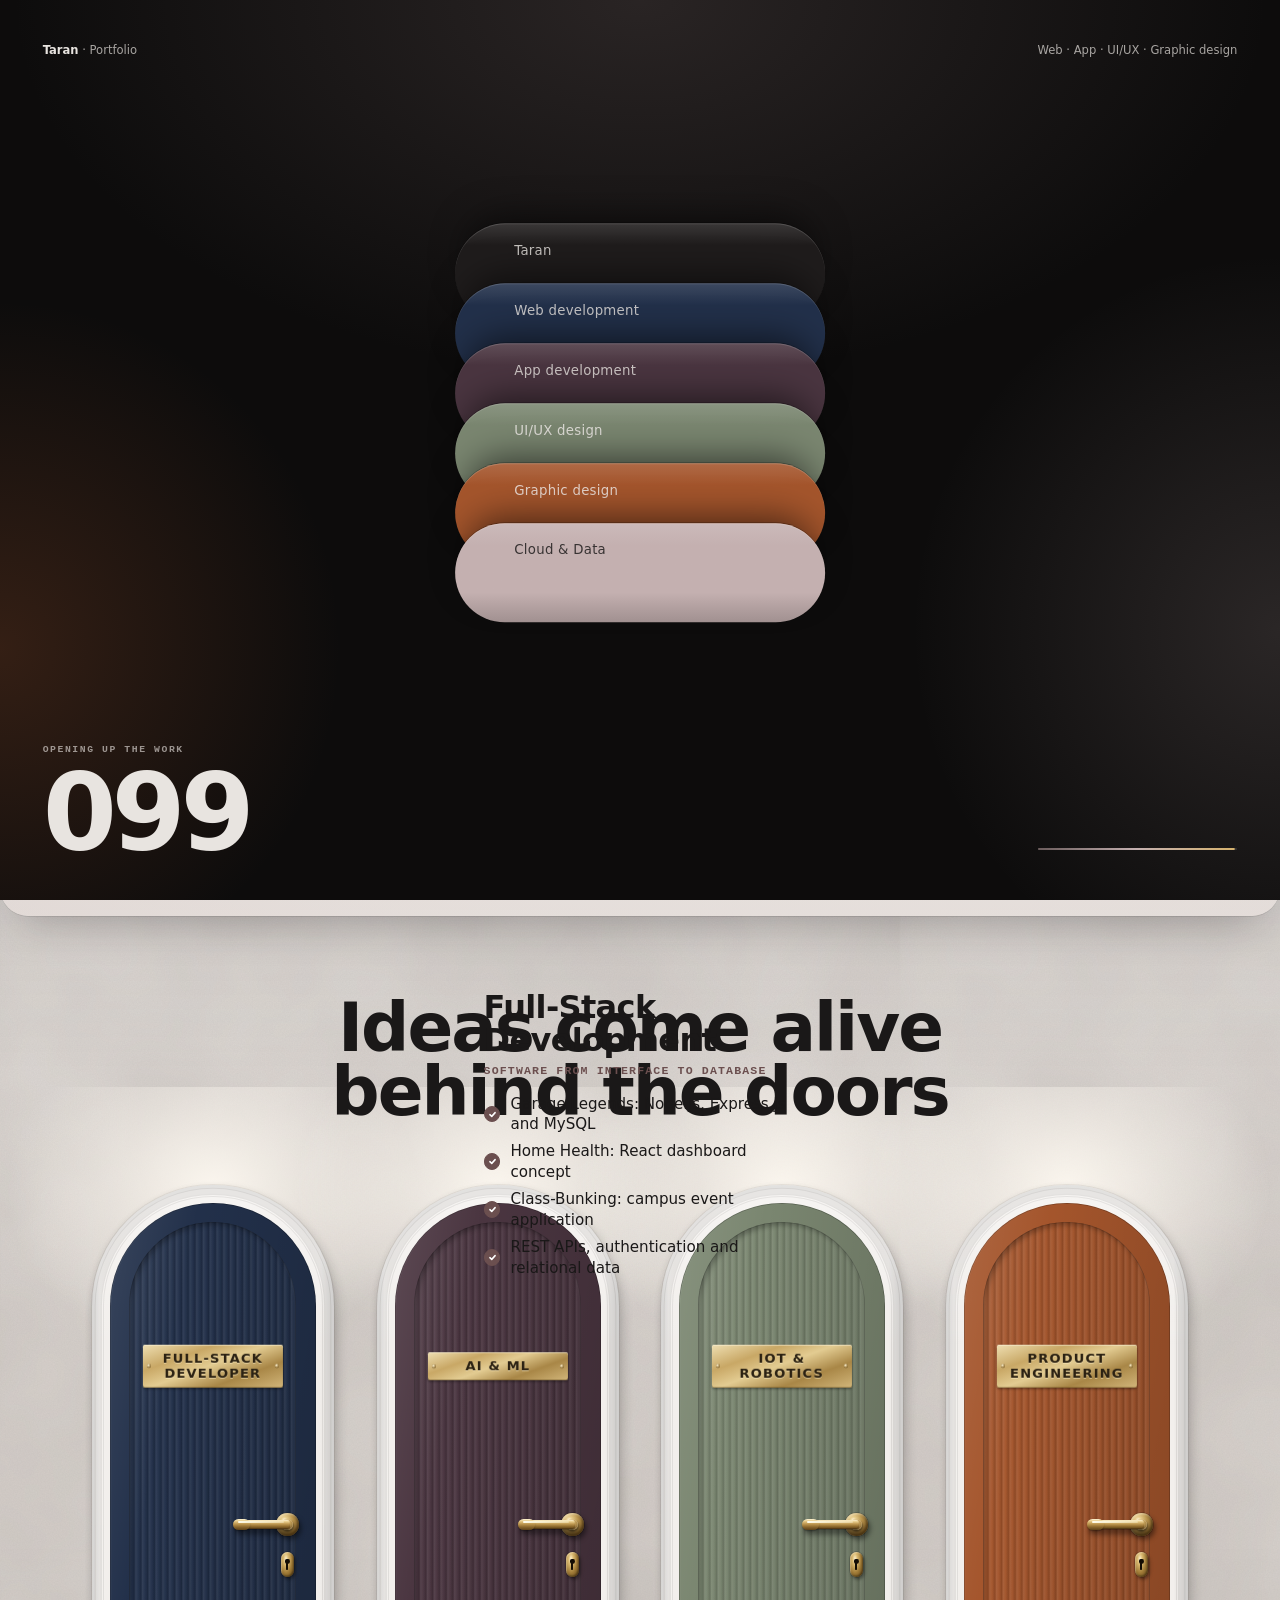
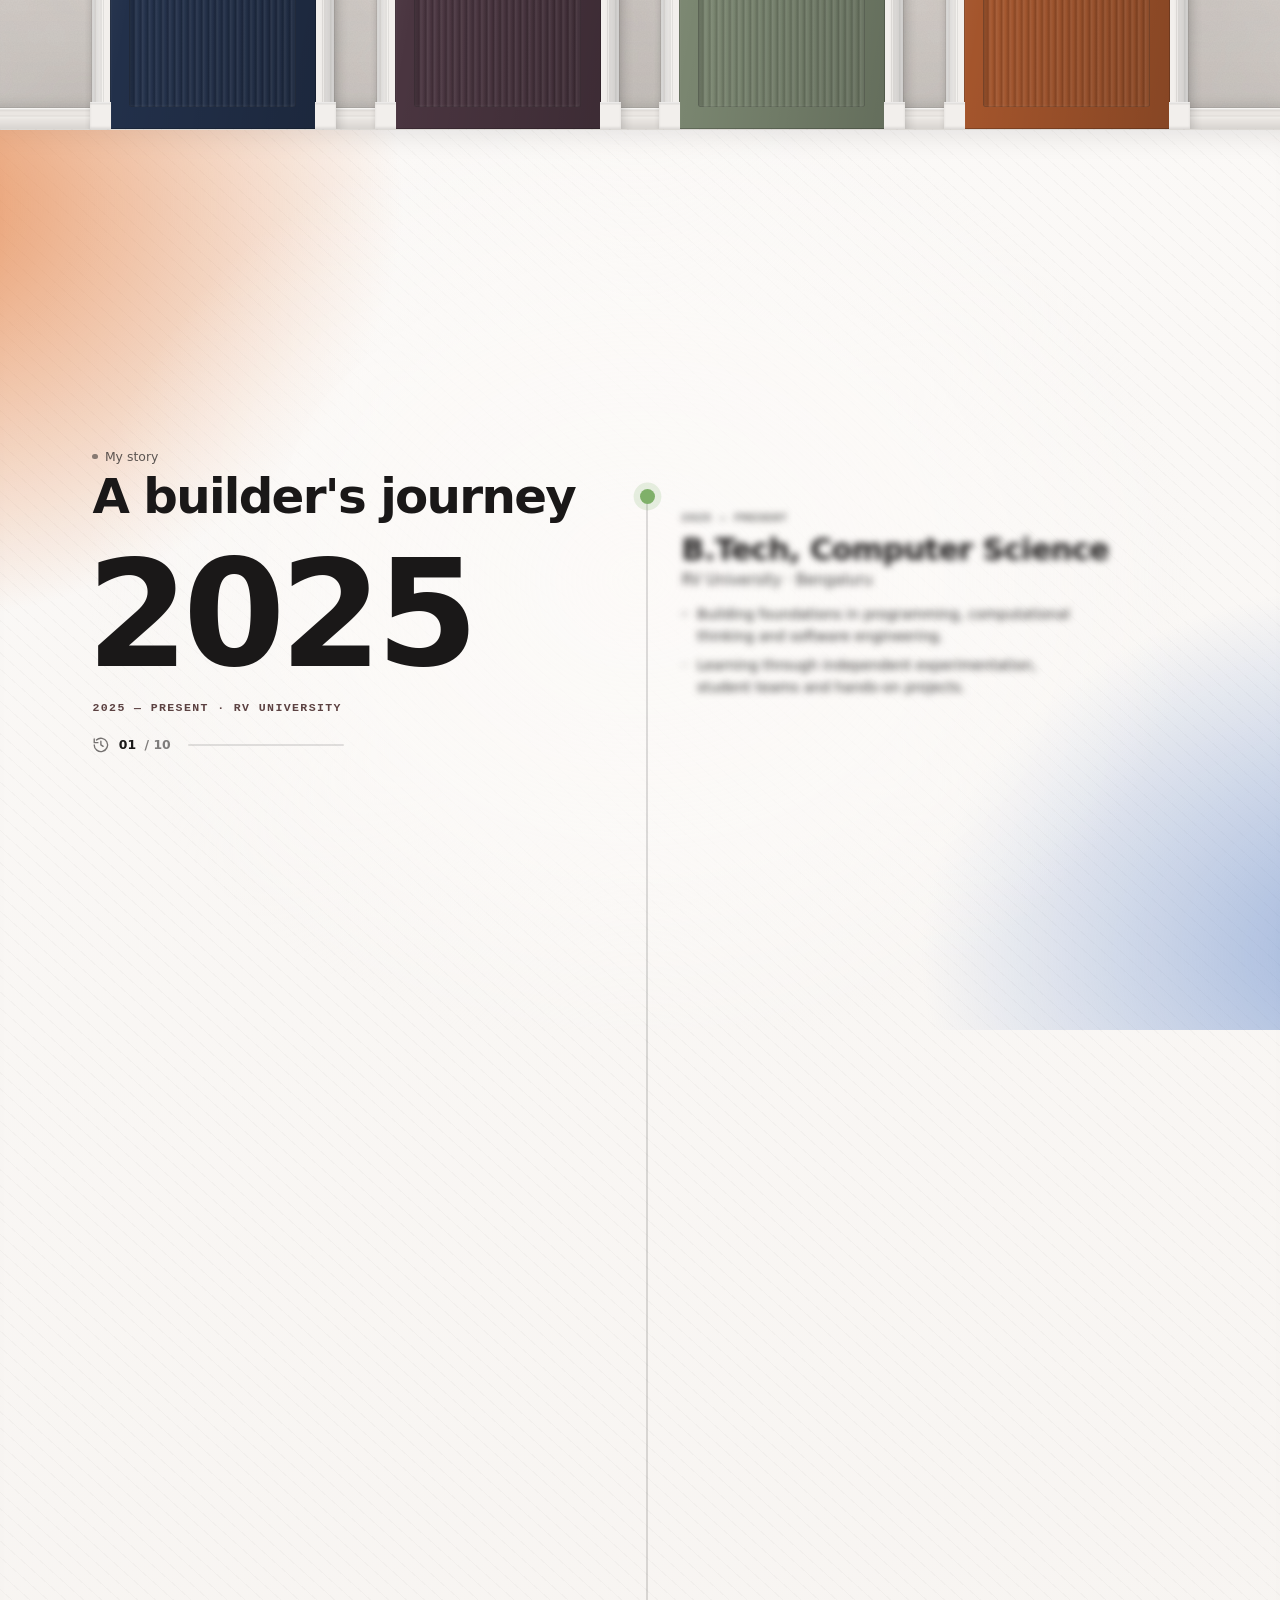
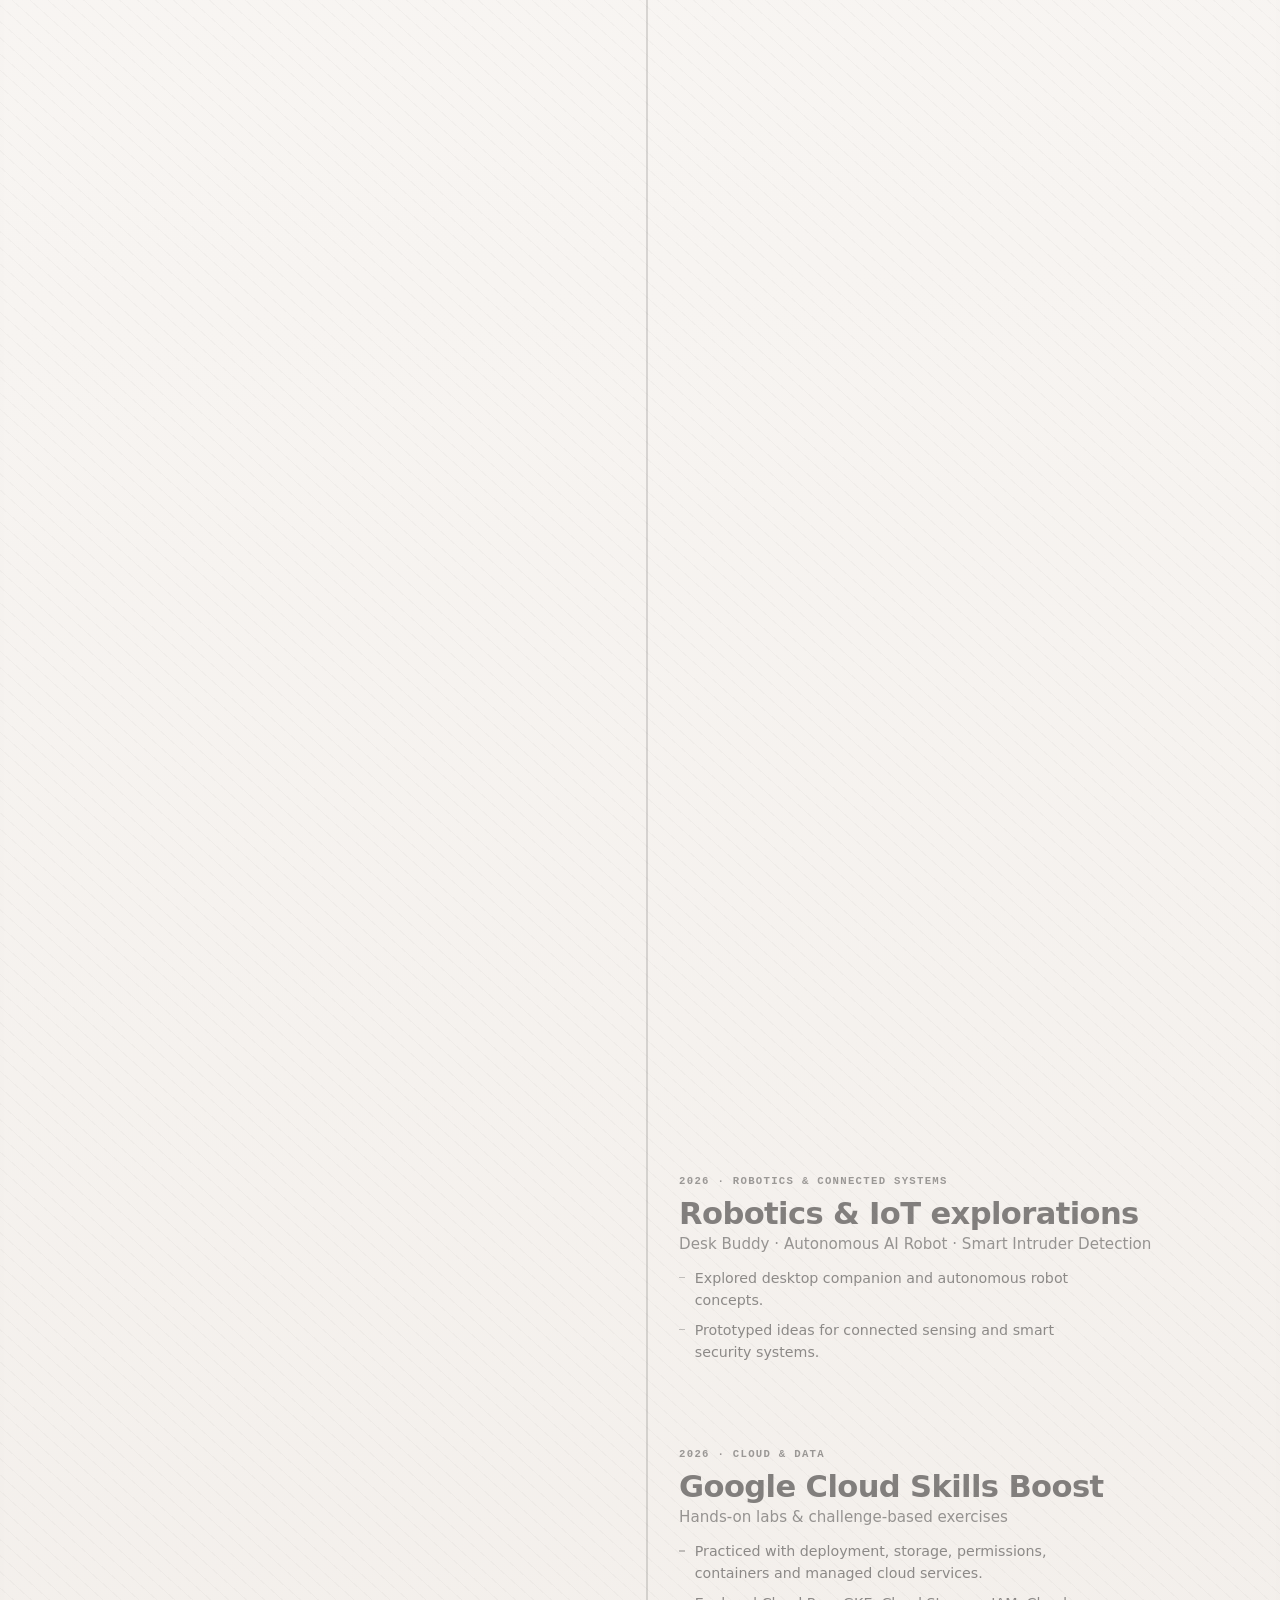
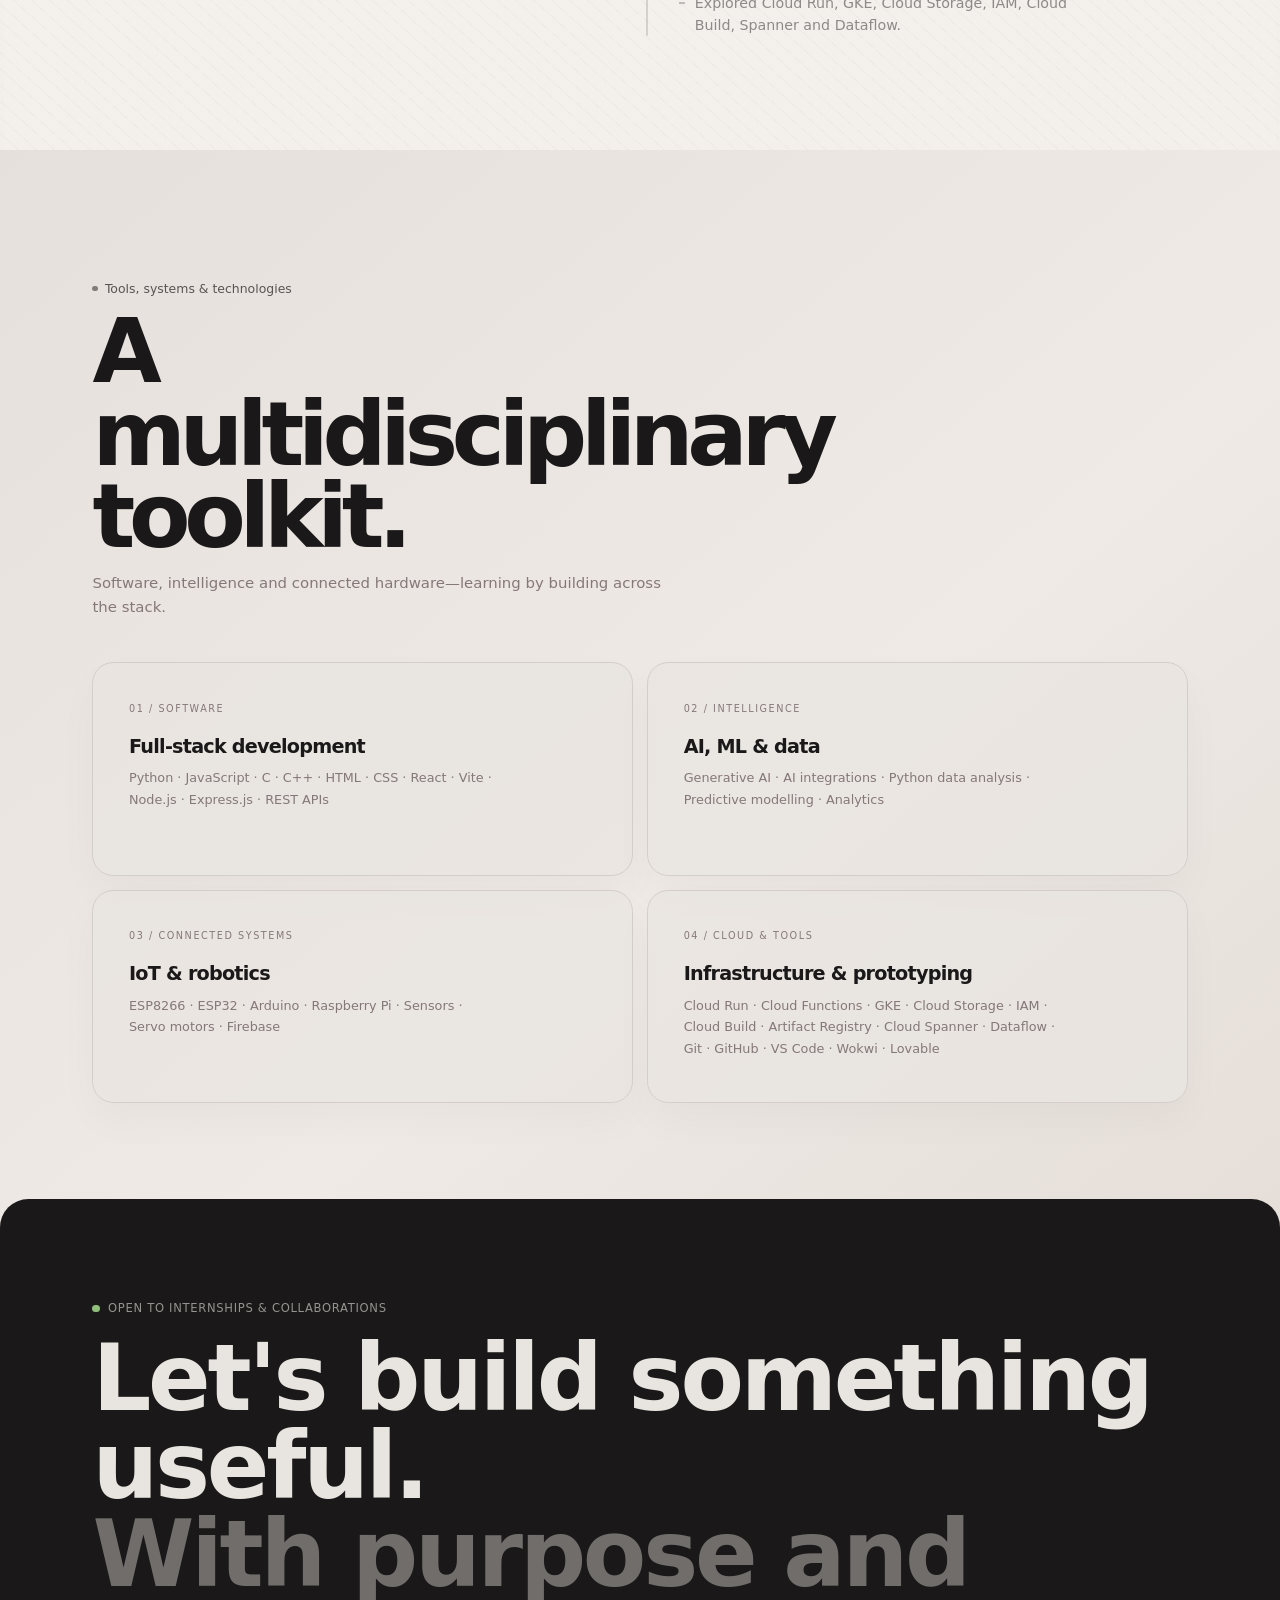
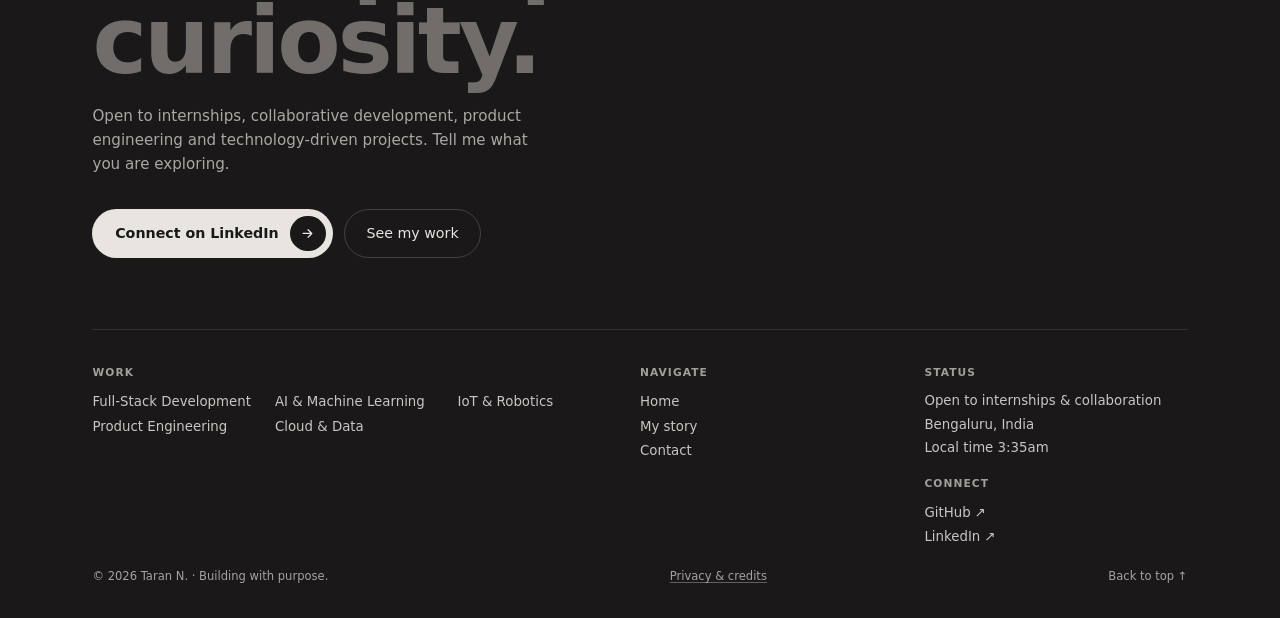
<file: index.html>
<!DOCTYPE html>
<html lang="en">
<head>
<meta charset="UTF-8" />
<meta name="viewport" content="width=device-width, initial-scale=1.0" />
<title>Taran N. — Full-Stack Developer, AI & Robotics</title>


<meta name="description" content="Taran N. is a Computer Science undergraduate at RV University building full-stack software, AI and machine learning prototypes, IoT systems and robotics projects." />
<meta name="theme-color" content="#1A1818" />
<link rel="stylesheet" href="/assets/phase-two.css">
<script src="/assets/phase-two.js" defer></script>
<style>
/* Layout: full-bleed hero (light + charcoal dark mode) — greeting + flip-calendar skills top-left, card bottom-left, cut-out portrait anchored right on the status hairline. */
:root{
  --background:#E8E4E0; --foreground:#1A1818; --ink:#1A1818;
  --muted:#857878; --subtle:#B5A8A8; --line:#D5CDCA;
  --surface:#DED8D4; --surface-2:#D3CBC8;
  --accent:#6B5C5C; --accent-from:#C4B0B0; --accent-to:#6B5C5C;
  --hero-from:#EEEAE6; --hero-mid:#E8E4E0; --hero-to:#D8CDCA;
  --radius-pill:9999px; --radius-card:2rem; --radius-card-sm:1.25rem; --radius-control:.875rem;
  --text-watermark:13rem; --container-shell:88rem;
  --font:'Onest',ui-sans-serif,system-ui,-apple-system,'Segoe UI',sans-serif;
  --e-line:cubic-bezier(.215,.61,.355,1);
  --e-spring:cubic-bezier(.22,1,.36,1);
  --e-soft:cubic-bezier(.16,1,.3,1);
  --e-snap:cubic-bezier(.2,.8,.2,1);
  --bar-h:3.5rem;
  --gut-lg:5.5rem;   /* one side margin for nav, headline, chips and portrait */
  /* mode-dependent tokens (light) */
  --fg-rgb:26,24,24;
  --chip-bg:rgba(242,238,235,.5); --chip-bg-h:rgba(242,238,235,.85); --chip-line:rgba(196,176,176,.45);
  --btn-bg:#1A1818; --btn-fg:#E8E4E0; --btn-badge-bg:#E8E4E0; --btn-badge-fg:#1A1818;
  --outline-h:rgba(196,176,176,.18);
  --vig:rgba(240,236,232,.35);
  --panel:#F0ECE9; --field:rgba(196,176,176,.12); --scrim:rgba(var(--fg-rgb),.3);
  --cord-shadow:.2;
  color-scheme:light;
}
/* dark mode: charcoal, a step above pure black */
html[data-mode="dark"]{
  --background:#1A1818; --foreground:#E8E4E0; --fg-rgb:232,228,224;
  --line:rgba(196,176,176,.16); --surface:#252121; --surface-2:#302A2A;
  --chip-bg:rgba(196,176,176,.06); --chip-bg-h:rgba(196,176,176,.12); --chip-line:rgba(196,176,176,.16);
  --btn-bg:#E8E4E0; --btn-fg:#1A1818; --btn-badge-bg:#1A1818; --btn-badge-fg:#E8E4E0;
  --outline-h:rgba(196,176,176,.08);
  --vig:rgba(0,0,0,.22);
  --panel:#221F1F; --field:rgba(196,176,176,.06); --scrim:rgba(0,0,0,.55);
  --cord-shadow:.55;
  color-scheme:dark;
}
/* mode switch: one GPU crossfade of the whole page (View Transitions) instead of
   hundreds of per-element colour transitions running out of step */
::view-transition-old(root),::view-transition-new(root){animation-duration:.5s;animation-timing-function:cubic-bezier(.4,0,.2,1)}
.cord{view-transition-name:cord}
#cal{view-transition-name:cal}
::view-transition-old(cal){display:none}
::view-transition-new(cal){animation:none}
::view-transition-old(cord){display:none}
::view-transition-new(cord){animation:none}
*{box-sizing:border-box;margin:0;padding:0}
html{overscroll-behavior-y:none;scrollbar-width:none;font-size:16px;-webkit-font-smoothing:antialiased;background:#1A1818;overflow-x:clip}
html[data-mode="dark"]{background:#0F0E0E}
html::-webkit-scrollbar,body::-webkit-scrollbar{display:none;width:0;height:0}
body{background:var(--background);color:var(--foreground);font-family:var(--font);overflow-x:clip}
a{color:inherit;text-decoration:none}
button{font:inherit;color:inherit;background:none;border:none;cursor:pointer}
ul{list-style:none}
img{display:block;max-width:none}
svg{display:block;width:1em;height:1em;flex:none}
[hidden]{display:none!important}
.sr-only{position:absolute;width:1px;height:1px;padding:0;margin:-1px;overflow:hidden;clip:rect(0,0,0,0);white-space:nowrap;border:0}
:focus-visible{outline:2px solid var(--accent);outline-offset:2px}
.tnum{font-variant-numeric:tabular-nums}

/* ---------- adaptive rem grid ---------- */
@media (max-width:1920px){html{font-size:.833333vw}}
@media (max-width:1440px){html{font-size:1.111111vw}}
@media (max-width:1024px){html{font-size:1.5625vw}}
@media (max-width:640px){html{font-size:4.444444vw}}

.shell{max-width:var(--container-shell);margin-inline:auto;padding-inline:1.25rem;width:100%}
@media (min-width:640px){.shell{padding-inline:2rem}}
@media (min-width:1024px){.shell{padding-inline:var(--gut-lg)}}

/* ---------- skip link ---------- */
.skip{position:absolute;left:-9999px;top:auto}
.skip:focus{position:fixed;left:1rem;top:1rem;z-index:60;min-height:44px;display:inline-flex;align-items:center;border-radius:var(--radius-control);background:var(--ink);padding:.5rem 1rem;font-size:.875rem;color:#fff}

/* ---------- reveal system (plays once body.ready is set) ---------- */
.rv{opacity:0;transform:var(--from,translateY(10px));transition:opacity .8s var(--ease,var(--e-soft)) var(--d,0ms),transform .8s var(--ease,var(--e-soft)) var(--d,0ms)}
body.ready .rv{opacity:var(--to-o,1);transform:none}
.line{display:block;overflow:hidden;padding-bottom:.06em;margin-bottom:-.06em}
.line>span{display:block;transform:translateY(100%);opacity:0;transition:transform .9s var(--e-line) var(--d,0ms),opacity .9s var(--e-line) var(--d,0ms)}
body.ready .line>span{transform:none;opacity:1}

/* ---------- loader: the doors' colours stack up, one per discipline, then slides away to open the page ---------- */
.loader{position:fixed;inset:0;z-index:120;overflow:hidden;color:#E8E4E0;--p:0;font-family:'Onest',ui-sans-serif,system-ui,-apple-system,'Segoe UI',sans-serif}
.ld__bg{position:absolute;inset:0;background:radial-gradient(38% 55% at 0% 72%,rgba(164,85,44,.26),transparent 70%),radial-gradient(40% 58% at 100% 70%,rgba(196,176,176,.16),transparent 72%),
  radial-gradient(70% 60% at 50% 0%,rgba(107,92,92,.3),transparent 70%),#0D0C0C;transition:transform .85s cubic-bezier(.76,0,.24,1)}
.loader.out .ld__bg{transform:translateY(-100%)}
.ld__stack{--w:min(76vw,26rem);--h:calc(var(--w) * .27);--step:calc(var(--h) * .6);position:absolute;left:50%;top:47%;width:var(--w);height:calc(var(--h) + 5 * var(--step));translate:-50% -50%}
@media (max-width:639.98px){.ld__stack{--w:min(78vw,20rem)}}
.ld__pill{position:absolute;left:0;top:calc(var(--k) * var(--step));width:100%;height:var(--h);border-radius:999px;z-index:var(--k);
  display:flex;align-items:flex-start;padding:calc(var(--h) * .2) 0 0 calc(var(--w) * .16);font-size:max(11px,calc(var(--w) * .036));font-weight:500;letter-spacing:.02em;
  background:var(--c);
  background:linear-gradient(180deg,color-mix(in srgb,var(--c) 88%,#fff) 0%,var(--c) 22%,var(--c) 70%,color-mix(in srgb,var(--c) 82%,#000) 100%);color:var(--t);
  box-shadow:inset 0 1px 0 rgba(255,255,255,.14),0 -1px 0 rgba(0,0,0,.25),0 calc(var(--h) * -.18) calc(var(--h) * .35) calc(var(--h) * -.12) rgba(0,0,0,.55);
  opacity:0;transform:translateY(-1.6rem) scale(.96);transition:opacity .45s ease,transform .75s cubic-bezier(.16,1,.3,1)}
.ld__pill.on{opacity:1;transform:none}
.ld__pill span{opacity:.82}
.loader.out .ld__pill{transition:transform .8s cubic-bezier(.7,0,.25,1) calc(var(--k) * 45ms),opacity .5s ease calc(.25s + var(--k) * 45ms);opacity:0;
  transform:translateX(calc(var(--dir) * 115vw)) rotate(calc(var(--dir) * 4deg))}
.ld__hud{position:absolute;inset:0;pointer-events:none;display:flex;flex-direction:column;justify-content:space-between;padding:clamp(1.25rem,4vw,3rem);transition:opacity .35s ease}
.loader.out .ld__hud{opacity:0}
.ld__top{display:flex;justify-content:space-between;align-items:center;font-size:.8125rem;font-weight:500;color:rgba(232,228,224,.7)}
.ld__top b{font-weight:600;color:#E8E4E0}
.ld__bot{display:flex;justify-content:space-between;align-items:flex-end;gap:1.5rem}
.ld__num{font-size:clamp(3.5rem,9vw,7.5rem);font-weight:700;line-height:.85;letter-spacing:-.05em;font-variant-numeric:tabular-nums;color:#E8E4E0}
.ld__num small{display:block;margin-bottom:.9rem;font-family:ui-monospace,'SF Mono',Menlo,Consolas,monospace;font-size:.6875rem;font-weight:600;letter-spacing:.16em;text-transform:uppercase;color:rgba(232,228,224,.62)}
.ld__bar{width:min(30vw,14rem);height:2px;border-radius:2px;background:rgba(232,228,224,.14);overflow:hidden;margin-bottom:.5rem}
.ld__bar i{display:block;height:100%;background:linear-gradient(90deg,#6B5C5C,#C4B0B0,#D6B26E);transform-origin:0 50%;transform:scaleX(var(--p))}
@media (max-width:639.98px){.ld__top span:last-child{display:none}.ld__bar{width:34vw}}
@media (prefers-reduced-motion:reduce){.ld__pill{transform:none;transition:opacity .3s ease}.loader.out .ld__pill{transform:none}.ld__bg{transition:opacity .4s ease}.loader.out .ld__bg{transform:none;opacity:0}}

/* ---------- header ---------- */
.hdr{position:fixed;inset-inline:0;top:0;z-index:50;transition:background .35s ease,box-shadow .35s ease,opacity .35s ease,translate .45s var(--e-soft);--from:translateY(-14px);--d:150ms;--ease:var(--e-spring)}
.hdr.stuck{background:var(--background);box-shadow:0 1px 0 rgba(var(--fg-rgb),.08)}
.hdr.stuck .hdr__in{padding-block:.85rem}
.hdr.away{opacity:0;translate:0 -100%;pointer-events:none}
.hdr__in{transition:padding .35s ease;display:flex;align-items:center;justify-content:space-between;gap:1.5rem;padding-block:1.25rem}
@media (min-width:640px){.hdr__in{padding-block:1.5rem}}
.brand{display:flex;align-items:center;gap:.5rem;font-size:1.375rem;font-weight:600;letter-spacing:-.01em}
.brand svg{font-size:1.5rem;color:var(--accent)}
.hdr nav{flex:1;min-width:0}
.nav{display:none}
@media (min-width:1200px){.nav{display:flex;gap:1.4rem;font-size:1rem;white-space:nowrap}.menu-btn{display:none}}

/* small screens: clock on the left, menu on the right, the pull cord hangs between them */
@media (max-width:1199.98px){.hdr nav{display:none}.hdr__right{flex:1;justify-content:space-between}}

.nav button{display:block}
.nav button>span{display:inline-flex;align-items:center;gap:.25rem;opacity:.8}
.caret{font-size:.75rem;opacity:.6}
.hdr__right{display:flex;align-items:center;gap:.75rem}
.chip{border:1px solid var(--chip-line);background:var(--chip-bg);-webkit-backdrop-filter:blur(4px);backdrop-filter:blur(4px);border-radius:var(--radius-control)}
.clock{display:flex;flex:none;white-space:nowrap;align-items:center;gap:.75rem;padding:.6rem .9rem;font-size:.875rem;color:rgba(var(--fg-rgb),.7)}
.clock__ds{display:none;font-weight:500}

@media (max-width:767.98px){.clock{gap:.5rem;padding:.55rem .8rem;font-size:.8125rem}.clock__date,.clock__sep{display:none}.clock .clock__time{min-width:0}}
/* phones and tablets: menu on the left, local time on the right */
@media (max-width:1199.98px){.menu-btn{order:-1}}
.clock__lbl{color:rgba(var(--fg-rgb),.66)}
.clock__time{min-width:4rem;font-weight:500;color:var(--foreground)}
.clock__sep{color:rgba(var(--fg-rgb),.3)}
.clock__date{font-weight:500}
.menu-btn{transition:background .25s}
.menu-btn:hover{background:var(--chip-bg-h)}
.menu-btn>span{display:flex;align-items:center;gap:.5rem;padding:.6rem 1.1rem;font-size:.875rem;font-weight:500;text-transform:uppercase;letter-spacing:.05em}
.menu-btn svg{font-size:1rem}
.menu-btn .word{display:none}
@media (min-width:640px){.menu-btn .word{display:inline}}

/* ---------- hero ---------- */
.hero{position:relative;isolation:isolate;overflow:hidden;border-radius:0 0 var(--radius-card) var(--radius-card);
  background:radial-gradient(120% 90% at 62% 30%,var(--hero-from) 0%,var(--hero-mid) 48%,var(--hero-to) 100%);
  --fig-h:27rem;min-height:100svh;display:flex;flex-direction:column}
.hero__content{flex:1}
@media (min-width:768px) and (max-width:1023.98px){.hero{--fig-h:43rem}}
.hero::before{content:"";position:absolute;inset:0;z-index:-1;pointer-events:none;opacity:0;
  background:radial-gradient(120% 90% at 62% 30%,#2A2525 0%,#1F1C1C 48%,#141212 100%)}
html[data-mode="dark"] .hero::before{opacity:1}
.hero__vig{position:absolute;inset:0;z-index:0;pointer-events:none;background:linear-gradient(to bottom,var(--vig),transparent,var(--vig))}

/* the portrait (liquid reveal stage) */
.hero__stage{position:absolute;inset:0;z-index:2;pointer-events:none}
.fig{position:absolute;bottom:var(--bar-h);left:50%;height:var(--fig-h);aspect-ratio:801/1033;
  opacity:0;transition:opacity 1.1s var(--e-soft) 120ms,transform 1.3s var(--e-soft) 120ms;transform:translate(-50%,2.5rem)}
body.ready .fig{opacity:1;transform:translate(-50%,0)}
@media (min-width:1024px){
  .fig{height:min(calc(100% - var(--bar-h) - 6rem),58rem,calc((min(100vw,var(--container-shell)) - 2 * var(--gut-lg)) * .44 * 1033 / 801));left:auto;right:calc(max(0px,(100% - var(--container-shell)) / 2) + var(--gut-lg));transform:translateY(2.5rem)}
  body.ready .fig{transform:none}
}
.fig__wm{position:absolute;left:50%;translate:-50% 0;bottom:42%;white-space:nowrap;pointer-events:none;user-select:none;font-weight:700;line-height:1;letter-spacing:-.02em;color:rgba(255,255,255,.62);font-size:4.25rem}
@media (min-width:640px) and (max-width:1023.98px){.fig__wm{font-size:8rem}}
@media (min-width:1024px){.fig__wm{left:auto;right:-1rem;translate:none;bottom:24%;font-size:11rem}}
.hero__paint{position:absolute;inset:0;width:100%;height:100%;z-index:3;pointer-events:none}
.fig{pointer-events:auto;cursor:pointer}
.hero__content{pointer-events:none}.hero__content a,.hero__content button,.hero__content .cal,.hero__content [data-h]{pointer-events:auto}
/* the ability card: a small tag on the photo, and the card itself in a full-screen layer */
.fig__card{position:absolute;left:8%;bottom:16%;z-index:3;display:inline-flex;align-items:center;gap:.45rem;min-height:44px;padding:0 1rem;border-radius:999px;
  border:1px solid rgba(255,255,255,.22);background:rgba(26,24,24,.72);-webkit-backdrop-filter:blur(8px);backdrop-filter:blur(8px);color:#F3EEEC;
  font:600 .8125rem/1 'Onest',ui-sans-serif,system-ui,sans-serif;letter-spacing:.01em;cursor:pointer;box-shadow:0 10px 24px -12px rgba(0,0,0,.6);
  transition:transform .35s cubic-bezier(.16,1,.3,1),background .25s}
@media (max-width:1023.98px){.fig__card{bottom:7%;left:4%}}
.fig:hover .fig__card,.fig__card:focus-visible{transform:translateY(-3px);background:rgba(26,24,24,.88)}
.holo{position:fixed;inset:0;z-index:118;background:#050404;opacity:0;visibility:hidden;transition:opacity .35s ease,visibility 0s linear .35s}
.holo.on{opacity:1;visibility:visible;transition:opacity .35s ease}
/* the card's frame stays invisible until it draws the very same loader, then it simply takes over */
.holo iframe{position:absolute;inset:0;display:block;width:100%;height:100%;border:0;background:#050404;opacity:0;pointer-events:none}
.holo iframe.up{opacity:1;pointer-events:auto}
.holo__ld{position:absolute;inset:0;z-index:1;transition:opacity .45s ease,visibility 0s linear .45s}
.holo__ld.out{opacity:0;visibility:hidden}
.holo__ld.gone{display:none}
.holo.on .cl__card{animation:clIn .6s cubic-bezier(.16,1,.3,1) both}
@keyframes clIn{from{opacity:0;transform:translateY(10px) scale(.96)}}
.cl{position:absolute;inset:0;display:grid;place-content:center;justify-items:center;gap:18px;background:radial-gradient(60% 48% at 50% 46%,#2a2220 0%,#120f0f 58%,#050404 100%);
  font-family:ui-sans-serif,system-ui,-apple-system,'Segoe UI',Roboto,sans-serif;color:#E8E4E0;-webkit-font-smoothing:antialiased}
.cl__name{margin:0;font-size:13px;font-weight:600;line-height:1;letter-spacing:.34em;text-indent:.34em;text-transform:uppercase;color:#E8E4E0}
.cl__line{position:relative;width:clamp(180px,42vw,260px);height:2px;border-radius:2px;background:rgba(232,228,224,.14);overflow:hidden}
.cl__line i{position:absolute;inset:0;border-radius:inherit;background:linear-gradient(90deg,#a98747,#D6B26E 60%,#efdfb2);transform-origin:0 50%;
  transform:scaleX(var(--p,0));transition:transform .45s ease}
.cl__row{display:flex;justify-content:space-between;width:clamp(180px,42vw,260px);margin:0;font:500 10.5px/1 ui-monospace,'SF Mono',Menlo,Consolas,monospace;letter-spacing:.16em;text-transform:uppercase;color:rgba(232,228,224,.6)}
.cl__row b,.cl__row #ld-pct{font-weight:600;letter-spacing:.16em;color:#D6B26E}
@media (prefers-reduced-motion:reduce){.cl__line i{transition:none}}
/* the ability card: the same art the 3D scene used, as layers that part and catch the light */
.holo__lite{position:absolute;inset:0;z-index:2;display:grid;place-content:center;justify-items:center;gap:1.5rem;background:radial-gradient(60% 48% at 50% 46%,#2a2220 0%,#120f0f 58%,#050404 100%);opacity:0;transition:opacity .5s ease}
.holo__lite.in{opacity:1}
.holo__lite .hc{transform:translateY(18px) scale(.96);transition:transform .9s cubic-bezier(.16,1,.3,1)}
.holo__lite.in .hc{transform:none}
.hc{position:relative;width:min(84vw,calc(80svh * .716),34rem);aspect-ratio:1040/1452;padding:0;border:0;background:none;cursor:pointer;
  perspective:1100px;touch-action:none;-webkit-tap-highlight-color:transparent;
  --rx:0deg;--ry:0deg;--px:0;--py:0;--lift:0}
/* the warm light the card sits in. Everything that moves below moves by transform alone:
   sliding a gradient's position would repaint the whole card on every frame, which is what
   made the old card cost more than it looked like it should. */
.hc__aura{position:absolute;inset:-18% -16%;z-index:0;pointer-events:none;opacity:calc(.62 + var(--lift) * .38);
  background:radial-gradient(54% 44% at 50% 44%,rgba(230,176,110,.4),rgba(154,98,74,.14) 44%,transparent 70%)}
.hc__in{position:absolute;inset:0;z-index:1;transform-style:preserve-3d;transform:rotateX(var(--rx)) rotateY(var(--ry));transition:transform .85s cubic-bezier(.16,1,.3,1)}
.hc.flip .hc__in{transform:rotateX(var(--rx)) rotateY(calc(180deg + var(--ry)))}
.hc.live .hc__in{transition:transform .5s cubic-bezier(.16,1,.3,1)}
.hc__face{position:absolute;inset:0;border-radius:4.2%/3%;overflow:hidden;isolation:isolate;backface-visibility:hidden;-webkit-backface-visibility:hidden;
  box-shadow:0 34px 70px -26px rgba(0,0,0,.9),0 4px 14px -6px rgba(0,0,0,.55)}
.hc__back{transform:rotateY(180deg)}
.hc__plate,.hc__backimg{position:absolute;inset:0;display:block;width:100%;height:100%}
/* the portrait window: two layers drifting at different speeds, which is what reads as depth */
.hc__win{position:absolute;left:8.41%;top:14.8%;width:83.18%;height:36.4%;overflow:hidden}
.hc__win img{position:absolute;left:-8%;top:-8%;width:116%;height:116%;display:block}
.hc__bg{transform:translate3d(calc(var(--px) * 4.4%),calc(var(--py) * 4.4%),0) scale(1.015)}
.hc__sub{transform:translate3d(calc(var(--px) * 1.7%),calc(var(--py) * 1.7%),0)}
.hc__wsh{position:absolute;inset:0;pointer-events:none;box-shadow:inset 0 0 22px rgba(0,0,0,.45);mix-blend-mode:soft-light;
  background:linear-gradient(100deg,rgba(255,236,206,.16),transparent 42%)}
/* the foil, the gilt and the specular: each is a window with an oversized sheet inside it,
   and only the sheet moves, so a frame costs a transform rather than a repaint */
.hc__foil,.hc__sheen,.hc__glare{position:absolute;inset:0;pointer-events:none;overflow:hidden}
.hc__foil::before,.hc__sheen::before,.hc__glare::before{content:'';position:absolute;display:block}
.hc__foil{mix-blend-mode:color-dodge;opacity:calc(.2 + var(--lift) * .22);
  -webkit-mask-image:url(card/body.webp);mask-image:url(card/body.webp);-webkit-mask-size:100% 100%;mask-size:100% 100%}
.hc__foil::before{inset:-12% -80%;transform:translate3d(calc(var(--px) * -22%),0,0);
  background:linear-gradient(112deg,transparent 28%,rgba(255,104,170,.4) 40%,rgba(255,214,120,.46) 48%,rgba(120,226,255,.4) 56%,transparent 68%)}
.hc__back .hc__foil{-webkit-mask-image:none;mask-image:none;mix-blend-mode:screen;opacity:calc(.2 + var(--lift) * .22)}
.hc__back .hc__foil::before{background:linear-gradient(108deg,transparent 30%,rgba(196,142,86,.3) 43%,rgba(255,221,166,.42) 50%,rgba(178,134,92,.3) 57%,transparent 70%)}
/* the gilt: only the gold and cream catch this one, through a mask cut from the card itself */
.hc__sheen{mix-blend-mode:screen;opacity:calc(.34 + var(--lift) * .34);
  -webkit-mask-image:url(card/sheen.webp);mask-image:url(card/sheen.webp);-webkit-mask-size:100% 100%;mask-size:100% 100%}
.hc__sheen::before{inset:0 -100%;transform:translate3d(calc(var(--px) * 26%),0,0);
  background:linear-gradient(100deg,transparent 41%,rgba(255,243,212,1) 49%,rgba(255,224,164,.42) 55%,transparent 62%)}
.hc__glare{mix-blend-mode:soft-light}
.hc__glare::before{inset:-50%;transform:translate3d(calc(var(--px) * 23%),calc(var(--py) * 21%),0);
  background:radial-gradient(21% 16% at 50% 44%,rgba(255,251,238,.55),rgba(255,248,230,.12) 44%,transparent 72%)}
.hc__rim{position:absolute;inset:0;pointer-events:none;border-radius:inherit;
  box-shadow:inset 0 0 0 1px rgba(255,226,170,.3),inset 0 0 26px -6px rgba(0,0,0,.55);
  background:linear-gradient(102deg,rgba(0,0,0,.22),transparent 34%,transparent 66%,rgba(0,0,0,.26))}
.hc__hint{font:500 .6875rem/1 ui-monospace,'SF Mono',Menlo,Consolas,monospace;letter-spacing:.14em;text-transform:uppercase;color:rgba(232,228,224,.6)}
.hc__ht{display:none}
@media (hover:none){.hc__hm{display:none}.hc__ht{display:inline}}
@media (prefers-reduced-motion:reduce){.hl__shine{animation:none}.hc__in{transition:transform .4s ease}}
.holo__x{position:absolute;top:max(1rem,env(safe-area-inset-top));right:max(1rem,env(safe-area-inset-right));z-index:2;display:inline-flex;align-items:center;gap:.5rem;min-height:44px;padding:0 1rem;
  border-radius:999px;border:1px solid rgba(255,255,255,.2);background:rgba(20,18,18,.6);-webkit-backdrop-filter:blur(8px);backdrop-filter:blur(8px);color:#F3EEEC;font:600 .8125rem/1 'Onest',ui-sans-serif,system-ui,sans-serif;cursor:pointer}
.holo__x:hover{background:rgba(40,36,36,.8)}
.holo__x svg{width:1rem;height:1rem}
.fig img,.fig canvas{position:absolute;inset:0;width:100%;height:100%;object-fit:contain;object-position:50% 100%}
.fig canvas{pointer-events:none}

.hero__content{position:relative;z-index:20;display:flex;flex-direction:column;gap:2rem;padding-top:7rem;padding-bottom:calc(var(--fig-h) + 1.25rem)}
@media (min-width:1024px){
  .hero__content{display:grid;min-height:calc(100lvh - var(--bar-h));grid-template-columns:repeat(12,1fr);align-content:center;gap:2.5rem;padding-top:7rem;padding-bottom:4rem}
}
.hero__left{display:flex;flex-direction:column;gap:1.75rem;min-width:0}
.hero__right{display:flex;flex-direction:column;align-items:flex-start;gap:2rem;min-width:0}
@media (min-width:1024px){
  .hero__left{grid-column:1 / span 7}
  .hero__right{grid-column:1 / span 7;grid-row:2;align-self:end;flex-direction:row;align-items:flex-end;gap:2.25rem}
}

.eyebrow{display:inline-flex;align-items:center;gap:.5rem;font-size:.875rem;font-weight:500;color:rgba(var(--fg-rgb),.7)}
.eyebrow::before{content:"";width:.375rem;height:.375rem;border-radius:9999px;background:rgba(var(--fg-rgb),.5)}
.h1{font-size:2.625rem;font-weight:600;line-height:.98;letter-spacing:-.02em;text-wrap:balance}
@media (min-width:640px){.h1{font-size:3.5rem}}
@media (min-width:768px){.h1{font-size:4.25rem}}
@media (min-width:1024px){.h1{font-size:4.75rem}}
@media (min-width:640px) and (max-width:1023.98px){.hero__left{padding-left:1.5rem}}
.h1 .soft{color:rgba(var(--fg-rgb),.5)}

/* ---------- flip calendar (skills) ---------- */
.cal-line{display:block;padding-top:.34em;margin-top:.1em;padding-bottom:.42em}
.cal{--cal-w:7em;position:relative;display:inline-block;font-size:.9em;perspective:14em;perspective-origin:30% 0;vertical-align:top;
  --from:translateY(.5em) rotateX(-18deg);--ease:var(--e-soft)}
.cal.rv{transition-duration:1.1s}
.cal__body{position:relative;display:block;width:var(--cal-w);height:1.72em;transform:rotateX(10deg) rotateY(-9deg);transform-style:preserve-3d;transition:width .5s var(--e-soft)}
.cal__stand{position:absolute;left:.2em;right:-.14em;top:.28em;bottom:-.4em;border-radius:.26em;
  background:linear-gradient(165deg,#3a3a3a 0%,#141414 40%,#050505 100%);
  box-shadow:0 .5em .9em -.35em rgba(0,0,0,.55),inset 0 .02em 0 rgba(255,255,255,.12);transform:translateZ(-.12em)}
.cal__stack{position:absolute;inset:0;transform-style:preserve-3d}
.cal__page,.cal__face,.cal__rear{position:absolute;inset:0;border-radius:.2em}
.cal__page{background:linear-gradient(180deg,#fbfaf7 0%,#f2f0eb 100%);
  box-shadow:0 .045em 0 #d8d4cb,0 .08em 0 #f6f4ef,0 .115em 0 #d0cbc1,0 .15em 0 #f2f0ea,0 .185em 0 #c8c3b8,0 .22em 0 #e9e6df,0 .255em 0 #aaa498,0 .45em .6em -.2em rgba(0,0,0,.35)}
.cal__leaf{position:absolute;inset:0;transform-origin:50% 0;transform-style:preserve-3d;transform:translateZ(.004em)}
.cal__face{background:linear-gradient(180deg,#fdfcf9 0%,#f3f1ec 100%);backface-visibility:hidden;-webkit-backface-visibility:hidden;box-shadow:inset 0 -.015em 0 rgba(0,0,0,.06)}
.cal__back{position:absolute;inset:0;border-radius:.2em;transform-origin:50% 0;transform:translateZ(-.004em) rotateX(352deg) translateY(50%) rotateX(180deg) translateY(-50%);backface-visibility:hidden;-webkit-backface-visibility:hidden;background:linear-gradient(0deg,#e9e6df 0%,#d9d5cc 100%);filter:brightness(.86)}
.cal__rear{background:linear-gradient(0deg,#e9e6df 0%,#d9d5cc 100%);transform:rotateX(180deg);backface-visibility:hidden;-webkit-backface-visibility:hidden}
.cal__word{position:absolute;inset:0;display:flex;align-items:center;padding:.2em .4em 0;color:#0a0a0a;font-weight:700;letter-spacing:-.035em;line-height:1;white-space:nowrap}
.cal__no{position:absolute;right:.42em;bottom:.2em;font-size:.15em;font-weight:500;letter-spacing:.08em;color:rgba(10,10,10,.42);font-variant-numeric:tabular-nums}
.cal__holes{position:absolute;top:.09em;left:.32em;right:.32em;height:.07em;display:flex;justify-content:space-between}
.cal__holes i{display:block;width:.075em;height:.075em;border-radius:50%;background:#1b1b1b;box-shadow:inset 0 .01em .01em rgba(255,255,255,.3)}
.cal__shade{position:absolute;inset:0;border-radius:inherit;pointer-events:none;opacity:0;backface-visibility:hidden;-webkit-backface-visibility:hidden;background:linear-gradient(180deg,rgba(0,0,0,.5) 0%,rgba(0,0,0,.08) 70%,rgba(0,0,0,0) 100%)}
.cal__rings{position:absolute;top:-.27em;left:.32em;right:.32em;height:.42em;display:flex;justify-content:space-between;transform:translateZ(.05em);pointer-events:none}
.cal__rings i{display:block;width:.075em;height:.42em;position:relative}
.cal__rings i::before{content:"";position:absolute;left:-.065em;right:-.065em;top:0;bottom:0;border-radius:.2em;
  border:.04em solid #a9a9a9;border-left-color:#ededed;border-top-color:#f6f6f6;border-right-color:#6f6f6f;border-bottom-color:#8a8a8a;
  filter:drop-shadow(.01em .025em .015em rgba(0,0,0,.35))}
.cal__measure{position:absolute;visibility:hidden;white-space:nowrap;font-weight:700;letter-spacing:-.035em;pointer-events:none}

.rating{display:flex;align-items:center;gap:.75rem}
.stars{display:flex;gap:.1rem;color:var(--accent);font-size:1rem}
.rating p{font-size:.875rem;font-weight:500;color:rgba(var(--fg-rgb),.7)}
.ctas{display:flex;flex-wrap:wrap;gap:.75rem}

/* pill button */
.pill{display:inline-block;border-radius:9999px}
.pill__in{display:inline-flex;align-items:center;gap:.75rem;border-radius:9999px;font-size:.875rem;font-weight:500;padding:.875rem 1.75rem;white-space:nowrap}
.pill--arrow .pill__in{padding:.375rem .375rem .375rem 1.5rem}
.pill--dark .pill__in{background:var(--btn-bg);color:var(--btn-fg)}
.pill--light .pill__in{background:var(--surface);color:var(--foreground)}
.pill--outline .pill__in{border:1px solid var(--line);background:transparent;color:var(--foreground)}
.pill--outline:hover .pill__in{background:var(--outline-h)}
.pill__badge{width:2.25rem;height:2.25rem;display:grid;place-items:center;border-radius:9999px;font-size:1rem;background:var(--ink);color:#fff}
.pill--dark .pill__badge{background:var(--btn-badge-bg);color:var(--btn-badge-fg)}

/* hero card */
.hcard{width:100%;max-width:24rem;border-radius:var(--radius-card-sm);background:rgba(255,255,255,.7);padding:.5rem;
  box-shadow:0 0 0 1px rgba(230,229,226,.7),0 1px 2px rgba(0,0,0,.05);-webkit-backdrop-filter:blur(12px);backdrop-filter:blur(12px);
  --from:translateY(16px) scale(.96);--d:400ms;--ease:var(--e-soft)}
@media (min-width:1024px){.hcard{width:19rem}}
.hcard__row{display:flex;gap:.5rem;cursor:pointer;border-radius:var(--radius-control)}
.hcard__tile{aspect-ratio:1;width:6rem;flex:none;display:grid;place-items:center;border-radius:var(--radius-control);background:var(--ink);font-size:1.875rem;color:var(--accent-from)}
.hcard__panel{flex:1;min-width:0;border-radius:var(--radius-control);background:rgba(241,240,238,.7);padding:.75rem;display:flex;flex-direction:column;justify-content:space-between;gap:.5rem}
.slot{position:relative;min-height:3.25rem}
.slide{position:absolute;inset:0;transition:transform .5s var(--e-snap),opacity .4s var(--e-snap)}
.slide__cap{font-size:.65rem;font-weight:500;text-transform:uppercase;letter-spacing:.05em;color:rgba(var(--fg-rgb),.45)}
.slide__ttl{max-width:8rem;margin-top:.15rem;font-size:.875rem;font-weight:500;line-height:1.35}
.hcard__ctrl{display:flex;align-items:center;justify-content:space-between}
.dots{display:flex;align-items:center;gap:.25rem}
.dots i{display:block;height:.25rem;width:.375rem;border-radius:9999px;background:rgba(var(--fg-rgb),.2);transition:all .3s}
.dots i.on{width:1rem;background:rgba(var(--fg-rgb),.7)}
.arrows{display:flex;gap:.25rem}
.rnd{width:1.75rem;height:1.75rem;display:grid;place-items:center;border-radius:9999px;background:#fff;color:rgba(var(--fg-rgb),.7);box-shadow:0 0 0 1px var(--line);font-size:.8rem;transition:color .2s}
.rnd:hover{color:var(--foreground)}
.rnd--prev svg{transform:rotate(180deg)}

/* partners */
.partners{width:100%;max-width:24rem;--from:translateY(14px);--d:550ms}
@media (min-width:1024px){.partners{width:auto;max-width:none}.partners ul{grid-template-columns:repeat(4,auto);justify-content:start;column-gap:1rem}}
.partners__lbl{margin-bottom:.75rem;font-size:.75rem;font-weight:500;color:rgba(var(--fg-rgb),.45);text-align:left}
.partners ul{display:grid;grid-template-columns:repeat(4,1fr);column-gap:1rem;row-gap:.75rem}
.partners li>span{display:flex;align-items:center;gap:.375rem;font-size:.75rem;color:rgba(var(--fg-rgb),.7);opacity:.7}
.partners li svg{font-size:.875rem;color:rgba(var(--fg-rgb),.4)}

/* status bar */
.hero__bar{position:relative;z-index:20;display:flex;align-items:center;justify-content:space-between;gap:.75rem;height:var(--bar-h);border-top:1px solid rgba(var(--fg-rgb),.1);font-size:.75rem;font-weight:500;text-transform:uppercase;letter-spacing:.025em;color:rgba(var(--fg-rgb),.72);--from:none;--d:900ms}
/* ---------- my story: a timeline you scroll through naturally; the year and title stay beside it ---------- */
.story{position:relative;z-index:1;background:#F4F1EE;border-top:1px solid rgba(26,24,24,.1);box-shadow:inset 0 1.75rem 2.25rem -1.75rem rgba(26,24,24,.14);--warm:0}
html[data-mode="dark"] .story{background:#171515;border-top-color:rgba(232,228,224,.08);box-shadow:inset 0 1.75rem 2.25rem -1.75rem rgba(0,0,0,.6)}
.story::before{content:"";position:absolute;inset:0;pointer-events:none;opacity:var(--warm);
  background:radial-gradient(60% 50% at 25% 40%,rgba(196,150,100,.12),transparent 70%),linear-gradient(180deg,transparent,rgba(170,125,80,.06))}
/* the story's backdrop, plus a soft light in the colour of the work each chapter was about (the doors'
   colours), which changes as you move from chapter to chapter.
   Light mode: soft washes of colour bleeding in from the edges, over a very fine diagonal weave — the
   middle stays clean paper so the writing is never fighting the background.
   Dark mode: the fine dots it has always had. */
.story{
  background-image:
    repeating-linear-gradient(42deg,rgba(26,24,24,.022) 0 1px,transparent 1px 12px),
    linear-gradient(176deg,#FBF9F7 0%,#F7F4F1 54%,#F3EFEB 100%);
  background-attachment:local,local}
html[data-mode="dark"] .story{
  background-image:radial-gradient(rgba(232,228,224,.055) 1px,transparent 1.4px);
  background-size:1.6rem 1.6rem;background-position:center top;background-attachment:scroll}
.story__amb{position:sticky;top:0;z-index:0;display:block;height:100svh;margin-bottom:-100svh;pointer-events:none;overflow:hidden;--aa:2.3;--p1:0% 14%;--p2:100% 86%}
html[data-mode="dark"] .story__amb{--aa:1.1;--p1:24% 44%;--p2:80% 74%}
/* light mode: the colour is real, but it stays out towards the edges and a soft light sits
   over the middle, so every word is read against near-white paper */
.story__amb::after{content:"";position:absolute;inset:0;pointer-events:none;
  background:radial-gradient(54% 66% at 50% 50%,rgba(252,250,248,.9) 0%,rgba(252,250,248,.66) 46%,transparent 80%)}
html[data-mode="dark"] .story__amb::after{display:none}
.story__amb i{position:absolute;inset:-8%;opacity:0;transition:opacity 1.2s ease;
  background:radial-gradient(46% 54% at var(--p1),rgba(var(--c1),calc(.34 * var(--aa))),transparent 74%),radial-gradient(42% 48% at var(--p2),rgba(var(--c2),calc(.26 * var(--aa))),transparent 74%);
  animation:ambDrift 24s ease-in-out infinite alternate;animation-play-state:paused}
/* light mode: the colours as soft light on paper; dark mode: the doors' own deeper colours glowing in the dark */
.story__amb i:nth-child(1){--c1:226,122,58;--c2:92,132,202}     /* independent freelancer: everything, warm */
.story__amb i:nth-child(2){--c1:226,122,58;--c2:206,138,150}    /* graphic designer */
.story__amb i:nth-child(3){--c1:132,174,104;--c2:92,132,202}    /* UI/UX designer */
.story__amb i:nth-child(4){--c1:178,106,148;--c2:226,122,58}    /* graphic design intern */
.story__amb i:nth-child(5){--c1:226,178,70;--c2:178,142,132}    /* computer science degree */
html[data-mode="dark"] .story__amb i:nth-child(1){--c1:164,85,44;--c2:60,82,120}
html[data-mode="dark"] .story__amb i:nth-child(2){--c1:164,85,44;--c2:196,176,176}
html[data-mode="dark"] .story__amb i:nth-child(3){--c1:122,134,112;--c2:60,82,120}
html[data-mode="dark"] .story__amb i:nth-child(4){--c1:74,53,64;--c2:164,85,44}
html[data-mode="dark"] .story__amb i:nth-child(5){--c1:214,178,110;--c2:107,92,92}
.story[data-ch="0"] .story__amb i:nth-child(1),.story[data-ch="1"] .story__amb i:nth-child(2),.story[data-ch="2"] .story__amb i:nth-child(3),
.story[data-ch="3"] .story__amb i:nth-child(4),.story[data-ch="4"] .story__amb i:nth-child(5){opacity:1;animation-play-state:running}
@keyframes ambDrift{from{transform:translate3d(-2%,-1.5%,0) scale(1)}to{transform:translate3d(2.5%,2%,0) scale(1.06)}}
html.lite .story__amb i{animation:none}
@media (prefers-reduced-motion:reduce){.story__amb i{animation:none;transition:none}}
.story__track,.story__pin{position:relative}
.story__pin{padding:7rem 0 2.5rem}
.story__stage{position:relative;z-index:1;display:grid;grid-template-columns:minmax(0,1fr) minmax(0,1.1fr);gap:3.5rem;align-items:start;width:100%}
.story__clock{position:sticky;top:0;height:100svh;display:flex;flex-direction:column;justify-content:center;align-items:flex-start;margin-top:-7rem;padding-top:3rem}
.story__bg{position:absolute;left:-40%;right:-40%;top:0;height:100%;width:180%;z-index:-1;pointer-events:none;
  -webkit-mask:radial-gradient(closest-side,#000 55%,transparent);mask:radial-gradient(closest-side,#000 55%,transparent)}
.story__h{margin-top:.6rem;font-size:2.4rem;font-weight:700;line-height:.98;letter-spacing:-.035em}
@media (min-width:1024px){.story__h{font-size:3.4rem}}
.story__yr{display:flex;margin:1.5rem 0 0 -.04em;font-size:clamp(5.5rem,11.5vw,11.5rem);font-weight:700;line-height:1;letter-spacing:-.06em;font-variant-numeric:tabular-nums;color:var(--foreground)}
.dg{display:block;height:1em;overflow:hidden;padding-right:.02em}
.dg__c{display:flex;flex-direction:column;transform:translateY(calc(var(--d,0) * -1em));transition:transform .9s cubic-bezier(.65,0,.2,1)}
.dg:nth-child(2) .dg__c{transition-delay:.04s}.dg:nth-child(3) .dg__c{transition-delay:.08s}.dg:nth-child(4) .dg__c{transition-delay:.12s}
.dg__c i{display:block;height:1em;font-style:normal;text-align:center}
.story__when{margin-top:.9rem;font-family:ui-monospace,'SF Mono',Menlo,Consolas,monospace;font-size:.8125rem;font-weight:600;letter-spacing:.12em;text-transform:uppercase;color:#6B4F4F}
html[data-mode="dark"] .story__when{color:#D9C6C6}
.story__meter{display:flex;align-items:center;gap:.6rem;margin-top:1.5rem;font-size:.875rem;font-weight:600;color:var(--foreground);font-variant-numeric:tabular-nums;width:100%}
.story__of{color:rgba(var(--fg-rgb),.55)}
.story__rw{width:1.25rem;height:1.25rem;color:rgba(var(--fg-rgb),.6);transform:rotate(calc(var(--p,0) * -720deg))}
.story__bar{position:relative;flex:0 1 11rem;height:2px;margin-left:.6rem;border-radius:2px;background:rgba(var(--fg-rgb),.12);overflow:hidden}
.story__bar b{position:absolute;inset:0;background:var(--foreground);transform-origin:0 50%;transform:scaleX(var(--p,0))}
/* the chapters, in normal flow: the line runs beside them and the dot travels it as you scroll */
.story__line{position:relative;padding-top:24vh;padding-bottom:4vh}
.story__list{position:relative;list-style:none;margin:0;padding:0 0 0 2.75rem}
.story__rail{position:absolute;left:.45rem;top:var(--r0,0);height:var(--rh,0);width:2px;border-radius:2px;
  background:linear-gradient(180deg,var(--foreground) 0%,var(--foreground) var(--dp,0%),rgba(var(--fg-rgb),.14) var(--dp,0%))}
.story__rail{background:rgba(var(--fg-rgb),.14)!important}
/* the dot rides the line on the browser's own scrolling (sticky), so it never shakes; it stops at the line's ends */
/* the track reaches a dot's radius (and its halo) past each end of the line, so at the very start and end the dot sits whole on the line's tip */
.story__dtrack{position:absolute;left:calc(.45rem + 1px - 1.25rem);width:2.5rem;top:calc(var(--r0,0px) - 1rem);height:calc(var(--rh,0px) + 2rem);padding-block:.45rem;overflow:clip;pointer-events:none}
.story.at-start .story__dot::before{opacity:0}
.story__dot{position:sticky;display:block;top:calc(50svh - .55rem);margin:0 auto;width:1.1rem;height:1.1rem;border-radius:50%;z-index:2;
  background:var(--foreground);box-shadow:0 0 0 .4rem rgba(var(--fg-rgb),.08);transition:background .4s,box-shadow .4s}
/* the stretch of line already travelled, drawn as a tail above the dot */
.story__dot::before{content:"";position:absolute;left:50%;bottom:50%;width:2px;height:300vh;margin-left:-1px;background:var(--foreground);z-index:-1}
/* the dot's track reaches a dot's width past both ends of the line, so the dot is never cut off at the start or the end */
.story__dtrack{top:calc(var(--r0,0px) - 1rem)!important;height:calc(var(--rh,0px) + 2rem)!important;padding:.45rem 0;z-index:2;overflow:visible!important}
/* the travelled stretch of line is drawn in its own track that stops exactly at the line's ends */
.story__ttrack{position:absolute;left:calc(.45rem + 1px - 1.25rem);width:2.5rem;top:var(--r0,0);height:var(--rh,0);overflow:clip;pointer-events:none;z-index:1}
.story__tail{position:sticky;display:block;top:50svh;width:2px;height:0;margin:0 auto}
.story__tail::before{content:"";position:absolute;left:0;bottom:0;width:2px;height:300vh;background:var(--foreground)}
.story__dot::before{display:none}
.story.is-now .story__dot{background:#7FB069;box-shadow:0 0 0 .45rem rgba(127,176,105,.18)}
.ch{position:relative;padding:3rem 0;opacity:.52;transition:opacity .45s ease}
html:not([data-mode="dark"]) .ch__b li{color:rgba(var(--fg-rgb),.9)}
html:not([data-mode="dark"]) .ch__org{color:rgba(var(--fg-rgb),.82)}
html:not([data-mode="dark"]) .ch__date{color:rgba(var(--fg-rgb),.78)}
html:not([data-mode="dark"]) .ch.on{opacity:1}
html:not([data-mode="dark"]) .story__when{color:#5C4242}
.ch.on{opacity:1}
.ch__date{font-family:ui-monospace,'SF Mono',Menlo,Consolas,monospace;font-size:.75rem;font-weight:600;letter-spacing:.12em;text-transform:uppercase;color:rgba(var(--fg-rgb),.66);margin-bottom:.7rem}
.ch__t{font-size:1.9rem;font-weight:600;line-height:1.08;letter-spacing:-.02em;margin-bottom:.35rem}
.ch__org{font-size:1.0625rem;font-weight:500;color:rgba(var(--fg-rgb),.7);margin-bottom:1rem}
.ch__b{list-style:none;margin:0;padding:0;display:flex;flex-direction:column;gap:.55rem;max-width:46ch}
.ch__b li{position:relative;padding-left:1.1rem;font-size:1rem;line-height:1.55;color:rgba(var(--fg-rgb),.78)}
.ch__b li::before{content:"";position:absolute;left:0;top:.72em;width:.45rem;height:1.5px;background:rgba(var(--fg-rgb),.45)}
@media (min-width:1280px){.ch__t{font-size:2.15rem}}
/* phones: title and year pin to the top, the chapters scroll under them */
@media (max-width:767.98px){
  .story__pin{padding:0 0 1.5rem}
  .story__stage{grid-template-columns:1fr;gap:0}
  .story__clock{top:0;padding-top:calc(var(--hdr-h,4.4rem) + 1rem)!important;height:auto;margin:0 -1.25rem;padding:1.25rem 1.25rem .9rem;z-index:3;justify-content:flex-start;
    background:#F4F1EE;border-bottom:1px solid rgba(26,24,24,.1);box-shadow:0 10px 16px -12px rgba(26,24,24,.25)}
  html[data-mode="dark"] .story__clock{background:#171515;border-bottom-color:rgba(232,228,224,.08);box-shadow:0 10px 16px -12px rgba(0,0,0,.7)}
  .story__bg{display:none}
  .story__clock .eyebrow{display:none}
  .story__h{margin-top:0;font-size:1.6rem}
  .story__yr{margin-top:.35rem;font-size:clamp(3.4rem,17vw,4.5rem)}
  .story__when{margin-top:.25rem;font-size:.6875rem}
  .story__meter{margin-top:.5rem;font-size:.8125rem}
  .story__line{padding-top:1rem;padding-bottom:6vh}
  .story__list{padding-left:2.1rem}
  .story__rail{left:.45rem}.story__dtrack,.story__ttrack{left:calc(.45rem + 1px - 1.25rem)}
  .ch{padding:1.75rem 0}
  .ch__t{font-size:1.45rem}
  .ch__org{font-size:.9375rem;margin-bottom:.6rem}
  .ch__b li{font-size:.9375rem}
}
@media (prefers-reduced-motion:reduce){.ch{opacity:1}.dg__c{transition:none}.story__bg{display:none}}
.hero__bar .mid{display:none}
@media (min-width:640px){.hero__bar .mid{display:inline}}
.hero__bar .scroll{display:inline-flex;align-items:center;gap:.5rem}
.hero__bar .scroll i{font-style:normal;display:inline-block;animation:nudge 1.8s var(--e-snap) infinite}
@keyframes nudge{0%,100%{transform:translateY(0)}50%{transform:translateY(3px)}}

/* ---------- pull cord (mode switch) ---------- */
.cord{position:fixed;top:0;right:0;width:min(100%,340px);height:520px;z-index:70;pointer-events:none;overflow:hidden}
.cord__cv{position:absolute;inset:0;width:100%;height:100%}
.cord__hit{position:absolute;left:0;top:0;width:64px;height:64px;margin:-32px 0 0 -32px;border-radius:50%;pointer-events:auto;touch-action:none;cursor:grab;-webkit-tap-highlight-color:transparent}
.cord__hit:active,.cord.dragging .cord__hit{cursor:grabbing}
.cord__hit:focus-visible{outline:2px solid var(--accent);outline-offset:-10px}
.cord.dragging{cursor:grabbing}

/* ---------- section 2: the doors ---------- */
:root{
  --wall:#DAD4CF; --wall-hi:#E4DFDB; --floor:#C2AE98; --floor-2:#A8937E; --casing:#F2EFEC; --base:#EAE6E2;
  --paint:#1A1818; --lamp:rgba(255,250,242,.9); --spill:255,196,128;
  --room-in:#ffdcae; --room-mid:#c98447; --room-out:#22160d;
}
html[data-mode="dark"]{
  --wall:#1F1C1C; --wall-hi:#262222; --floor:#2B221C; --floor-2:#1A1410; --casing:#3A3434; --base:#2F2A2A;
  --paint:#E8E4E0; --lamp:rgba(232,214,210,.06);
}
.doors{position:relative;z-index:1;margin-top:-2rem;padding-top:calc(2rem + 5.25rem);overflow:hidden;
  background:
    linear-gradient(180deg,rgba(0,0,0,.05) 0%,transparent 22%,transparent 78%,rgba(0,0,0,.07) 100%),
    linear-gradient(180deg,var(--wall-hi) 0%,var(--wall) 55%);
}
/* plaster texture on its own layer: it fades out while you walk through a door, so the zoom stays smooth */
.doors__tex{position:absolute;inset:0;pointer-events:none;background:url("[data-uri]"),url("[data-uri]");background-size:auto,900px 900px;transition:opacity .25s ease}
.doors.lift .doors__tex,.doors.through .doors__tex{opacity:0}
.hero{z-index:2;box-shadow:0 1px 0 rgba(26,24,24,.1),0 1.75rem 3rem -1.5rem rgba(26,24,24,.3)}
html[data-mode="dark"] .hero{box-shadow:0 1px 0 rgba(232,228,224,.08),0 1.75rem 3rem -1.25rem rgba(0,0,0,.85)}
.mbr{display:none}@media (max-width:639.98px){.mbr{display:inline}}
.doors__wall{position:relative;display:flex;flex-direction:column;align-items:center;gap:3.6rem}
.paint{position:relative;z-index:3;pointer-events:none;margin:0;text-align:center;font-weight:700;letter-spacing:-.03em;line-height:.95;color:var(--paint);
  font-size:2.6rem;max-width:14ch;text-wrap:balance;opacity:1;padding:.08em 0 .14em;
  clip-path:inset(-20% -6% -30% -6%)}

@media (min-width:640px){.paint{font-size:4rem;max-width:none}}
@media (min-width:1024px){.paint{font-size:4.75rem}}
.doors.pre .paint{clip-path:inset(-20% 100% -30% -6%)}
.doors.in .paint{transition:clip-path 1.5s cubic-bezier(.65,0,.25,1) .1s}

.doors__row{--gap:1.5rem;position:relative;z-index:2;display:grid;grid-template-columns:repeat(4,minmax(0,1fr));gap:var(--gap);align-items:end;width:100%;transition:transform .8s cubic-bezier(.65,0,.35,1)}
@media (min-width:1024px){.doors__row{--gap:3rem}}
/* the fifth door (Cloud & Data) waits just past the end of the wall; the menu slides the wall along to it */
.unit.unit--secret{position:absolute;bottom:0;--slot:calc((100% - 3 * var(--gap)) / 4);width:min(17.5rem,calc((100svh - 19.5rem) / 2.25),var(--slot));
  left:calc(100% + var(--gap) + (var(--slot) - min(17.5rem,calc((100svh - 19.5rem) / 2.25),var(--slot))) / 2);visibility:hidden;opacity:0;
  transition:opacity .6s ease .2s,visibility 0s linear .8s}
.doors.reveal .doors__row{transform:translateX(calc(-1 * ((100% - 3 * var(--gap)) / 4 + var(--gap))))}
.doors.reveal .unit.unit--secret{visibility:visible;opacity:1;transition:opacity .6s ease .15s,visibility 0s}
.doors__row::after{content:"";position:absolute;left:-50vw;right:-50vw;bottom:0;height:1.5rem;z-index:-1;
  background:linear-gradient(180deg,rgba(255,255,255,.55) 0,rgba(255,255,255,.55) 1px,rgba(0,0,0,.06) 2px,transparent 4px,transparent 7px,rgba(0,0,0,.05) 8px,rgba(255,255,255,.25) 9px,transparent 11px,rgba(0,0,0,.08) 100%),var(--base);
  box-shadow:0 -1px 0 rgba(0,0,0,.07),0 -.5rem .9rem -.45rem rgba(0,0,0,.16)}
html[data-mode="dark"] .doors__row::after{background:linear-gradient(180deg,rgba(255,255,255,.06) 0,rgba(255,255,255,.06) 1px,rgba(0,0,0,.3) 2px,transparent 4px,transparent 7px,rgba(0,0,0,.25) 8px,transparent 11px,rgba(0,0,0,.3) 100%),var(--base);
  box-shadow:0 -1px 0 rgba(0,0,0,.4),0 -.5rem .9rem -.45rem rgba(0,0,0,.5)}
.doors__floor{position:relative;height:6.5rem;overflow:hidden;perspective:22rem;perspective-origin:50% 0;background:var(--floor-2)}
.doors__floor::after{content:"";position:absolute;left:-60%;right:-60%;top:0;height:600%;transform-origin:50% 0;transform:rotateX(72deg);
  background:
    url("data:image/svg+xml,%3Csvg xmlns='http://www.w3.org/2000/svg' width='300' height='600'%3E%3Cfilter id='w'%3E%3CfeTurbulence type='fractalNoise' baseFrequency='.35 .006' numOctaves='3' seed='2'/%3E%3CfeColorMatrix values='0 0 0 0 .3 0 0 0 0 .2 0 0 0 0 .12 0 0 0 .35 0'/%3E%3C/filter%3E%3Crect width='100%25' height='100%25' filter='url(%23w)'/%3E%3C/svg%3E"),
    repeating-linear-gradient(90deg,rgba(0,0,0,.22) 0 2px,transparent 2px 140px),
    repeating-linear-gradient(90deg,rgba(255,255,255,.07) 0 140px,rgba(0,0,0,.05) 140px 280px,rgba(255,255,255,.02) 280px 420px,rgba(0,0,0,.08) 420px 560px,transparent 560px 700px),
    var(--floor)}
.doors__floor::before{content:"";position:absolute;inset:0;z-index:1;pointer-events:none;
  background:linear-gradient(180deg,rgba(0,0,0,.22),transparent 28%),linear-gradient(180deg,transparent 40%,rgba(0,0,0,.12))}
.doors__floor::before{content:"";position:absolute;inset:0 0 auto;height:1.6rem;background:linear-gradient(180deg,rgba(0,0,0,.18),transparent)}
.doors__hint{display:none}
.doors__dots{display:none}
/* hovering a door: the others fade back and the work behind it is described on the wall beside it */
.unit .doorway{transition:opacity .5s var(--e-soft),filter .5s var(--e-soft)}
.doors.focus .unit:not(.on) .doorway{opacity:.03;filter:saturate(.2)}
.doors.focus .unit:not(.on)::before{opacity:0}
.unit::before{transition:opacity .5s ease}
.dinfo{position:absolute;z-index:3;pointer-events:none;opacity:0;transform:translateY(.6rem);transition:opacity .35s ease,transform .5s var(--e-soft);max-width:30rem}
.dinfo.on{opacity:1;transform:none;transition:opacity .45s ease .08s,transform .6s var(--e-soft) .08s}
.dinfo__h{font-size:2rem;font-weight:600;line-height:1.05;letter-spacing:-.02em;color:var(--foreground);margin:0 0 .45rem}
.dinfo__t{font-family:ui-monospace,'SF Mono',Menlo,Consolas,monospace;font-size:.8125rem;font-weight:700;letter-spacing:.1em;text-transform:uppercase;color:var(--dinfo-accent,#6B4F4F);margin-bottom:1.15rem}
.dinfo__p{display:flex;flex-direction:column;gap:.5rem;list-style:none;margin:0;padding:0;font-size:1rem;font-weight:450;line-height:1.35;color:var(--foreground)}
.dinfo__p li{display:flex;align-items:center;gap:.7rem}
.dinfo__p li::before{content:"";flex:none;width:1.05rem;height:1.05rem;border-radius:50%;border:1.5px solid var(--dinfo-accent,#6B4F4F);
  background:var(--dinfo-accent,#6B4F4F) center/.62rem no-repeat;
  -webkit-mask:none;background-image:url("data:image/svg+xml,%3Csvg xmlns='http://www.w3.org/2000/svg' viewBox='0 0 12 12' fill='none' stroke='%23fff' stroke-width='2' stroke-linecap='round' stroke-linejoin='round'%3E%3Cpath d='M2.5 6.2 5 8.5 9.5 3.5'/%3E%3C/svg%3E")}
html[data-mode="dark"] .dinfo__p li::before{background-image:url("data:image/svg+xml,%3Csvg xmlns='http://www.w3.org/2000/svg' viewBox='0 0 12 12' fill='none' stroke='%231A1818' stroke-width='2' stroke-linecap='round' stroke-linejoin='round'%3E%3Cpath d='M2.5 6.2 5 8.5 9.5 3.5'/%3E%3C/svg%3E")}
.dinfo.on li{animation:liIn .5s var(--e-soft) backwards}
.dinfo.on li:nth-child(2){animation-delay:.05s}.dinfo.on li:nth-child(3){animation-delay:.1s}.dinfo.on li:nth-child(4){animation-delay:.15s}.dinfo.on li:nth-child(5){animation-delay:.2s}
@keyframes liIn{from{opacity:0;transform:translateX(-.5rem)}}
html[data-mode="dark"] .dinfo{--dinfo-accent:#D9C6C6}
@media (min-width:1280px){.dinfo__p{font-size:1.0625rem}.dinfo__h{font-size:2.25rem}}
@media (hover:hover) and (pointer:fine){.dinfo{max-width:22rem}}

/* one door with its casing */
.unit{position:relative;container-type:inline-size;width:100%;max-width:min(17.5rem,calc((100svh - 19.5rem) / 2.25));justify-self:center;
  transition:opacity .9s var(--e-soft),transform 1.1s var(--e-soft);transition-delay:calc(var(--i) * 110ms + .35s)}
.doors.pre .unit{opacity:0;transform:translateY(1.5rem)}
.unit::before{content:"";position:absolute;left:-35%;right:-35%;top:-18%;height:62%;pointer-events:none;z-index:-1;
  background:radial-gradient(50% 50% at 50% 30%,var(--lamp),transparent 100%)}
.doorway{position:relative;display:block;width:100%;aspect-ratio:1/2.25;cursor:pointer;-webkit-tap-highlight-color:transparent;border-radius:50cqi 50cqi 0 0}
.doorway:focus-visible{outline:2px solid var(--accent);outline-offset:6px}
.casing{position:absolute;inset:0;border-radius:50cqi 50cqi 0 0;
  background:
    linear-gradient(90deg,rgba(0,0,0,.07),rgba(255,255,255,.18) 3cqi,transparent 6cqi,transparent calc(100% - 6cqi),rgba(0,0,0,.05) calc(100% - 3cqi),rgba(0,0,0,.12)),
    linear-gradient(180deg,rgba(255,255,255,.35),transparent 30%),var(--casing);
  box-shadow:inset 0 0 0 1.1cqi rgba(255,255,255,.28),inset 0 0 0 1.5cqi rgba(0,0,0,.07),inset 0 0 0 3.6cqi rgba(255,255,255,.12),inset 0 0 0 4.1cqi rgba(0,0,0,.08),
    0 0 0 1px rgba(0,0,0,.06),1.5cqi 2.5cqi 4.5cqi rgba(26,24,24,.2),-.5cqi 1cqi 3cqi rgba(26,24,24,.08)}
html[data-mode="dark"] .casing{background:linear-gradient(90deg,rgba(0,0,0,.25),rgba(255,255,255,.04) 3cqi,transparent 6cqi,transparent calc(100% - 6cqi),rgba(0,0,0,.3)),linear-gradient(180deg,rgba(255,255,255,.05),transparent 30%),var(--casing);
  box-shadow:inset 0 0 0 1.1cqi rgba(255,255,255,.05),inset 0 0 0 1.5cqi rgba(0,0,0,.25),inset 0 0 0 3.6cqi rgba(255,255,255,.03),inset 0 0 0 4.1cqi rgba(0,0,0,.22),
    0 0 0 1px rgba(0,0,0,.4),1.5cqi 2.5cqi 5cqi rgba(0,0,0,.6)}
/* plinth blocks at the foot of each leg */
.casing::before{content:"";position:absolute;left:-1cqi;right:-1cqi;bottom:0;height:11cqi;z-index:1;background:var(--casing);
  -webkit-mask:linear-gradient(90deg,#000 0 8.5cqi,transparent 8.5cqi calc(100% - 8.5cqi),#000 calc(100% - 8.5cqi));mask:linear-gradient(90deg,#000 0 8.5cqi,transparent 8.5cqi calc(100% - 8.5cqi),#000 calc(100% - 8.5cqi));
  box-shadow:inset 0 .5cqi 0 rgba(255,255,255,.4),inset 0 1cqi 0 rgba(0,0,0,.08),inset 0 -.6cqi 1cqi rgba(0,0,0,.1)}
html[data-mode="dark"] .casing::before{box-shadow:inset 0 .5cqi 0 rgba(255,255,255,.05),inset 0 1cqi 0 rgba(0,0,0,.3)}
/* a fine bead runs round the arch, inside the frame */
.casing::after{content:"";position:absolute;left:4.6cqi;right:4.6cqi;top:4.6cqi;bottom:0;border-radius:45.4cqi 45.4cqi 0 0;border:.45cqi solid rgba(0,0,0,.07);border-bottom:0}
html[data-mode="dark"] .casing::after{border-color:rgba(255,255,255,.05)}
.opening{position:absolute;left:7.5cqi;right:7.5cqi;top:7.5cqi;bottom:0;perspective:160cqi;perspective-origin:50% 42%}
.room{position:absolute;inset:0;overflow:hidden;border-radius:42.5cqi 42.5cqi 0 0;
  background:var(--room);
  box-shadow:inset 2cqi 0 4cqi var(--room-sh),inset 0 2cqi 4cqi var(--room-sh)}
/* the space behind the doors: white in light mode, black in dark mode */
:root{--room:#FBFAF8;--room-sh:rgba(26,24,24,.1)}
html[data-mode="dark"]{--room:#050505;--room-sh:rgba(0,0,0,.85)}
/* a dark room: only the faintest edge where the frame catches the room light */
.room::after{content:"";position:absolute;inset:0;background:linear-gradient(90deg,rgba(255,255,255,.035),transparent 12%);pointer-events:none}
/* walking through a door */
.doors.lift{will-change:transform}
/* while walking in, the wall and floor carry on past the section's edges, so nothing else shows */
.doors.through{overflow:visible;z-index:6}
.doors.through::before,.doors.through::after{content:"";position:absolute;top:0;bottom:0;width:55vw;pointer-events:none;background:linear-gradient(180deg,var(--wall-hi) 0%,var(--wall) 55%)}
.doors.through::before{right:100%}.doors.through::after{left:100%}
.doors.through .doors__floor{box-shadow:-55vw 0 0 0 var(--floor),55vw 0 0 0 var(--floor)}
.passage{position:fixed;z-index:99;background:var(--room);pointer-events:none;will-change:transform}
.shade{position:fixed;inset:0;z-index:98;pointer-events:none;opacity:0;will-change:opacity;background:var(--room)}
.veil{position:fixed;inset:0;z-index:100;pointer-events:none;clip-path:inset(50%);transition:clip-path .95s cubic-bezier(.6,0,.35,1)}
.veil.on{opacity:1}
.veil--photo{background:#030303}
.wallv{position:fixed;inset:0;z-index:100;pointer-events:none;opacity:0;visibility:hidden;transition:opacity .25s ease,visibility 0s linear .25s;background:var(--room)}
.wallv.on{opacity:1;visibility:visible;transition:opacity .25s ease,visibility 0s}
.wallv.live{pointer-events:auto}
.wallv iframe{position:absolute;inset:0;width:100%;height:100%;border:0;display:block;visibility:hidden}
.wallv iframe{opacity:0;transition:opacity .7s ease}
.wallv.on iframe.cur{visibility:visible;opacity:1}
.veil--wall{background:#E8E4E0;width:100vw}
html[data-mode="dark"] .veil--wall{background:#1A1818}
.vcell{position:absolute;left:0;top:0;border-radius:6px;overflow:hidden;background:center/cover no-repeat}
.vcell img{display:block;width:100%;height:100%;object-fit:cover}
/* page-to-page hand-off without a blank frame (supporting browsers) */
@view-transition{navigation:auto}
::view-transition-old(root),::view-transition-new(root){animation-duration:.25s}
.veil--glow{background:var(--room)}
.cord{transition:opacity .4s ease}
.cord.away{opacity:0;pointer-events:none}
.door{--dc:var(--door);position:absolute;inset:0;transform-origin:0 50%;transform:rotateY(0deg);will-change:transform;border-radius:42.5cqi 42.5cqi 0 0;
  background:
    linear-gradient(100deg,rgba(255,255,255,.1) 0%,rgba(255,255,255,0) 30%,rgba(0,0,0,.18) 100%),
    var(--dc);
  box-shadow:inset 0 0 0 .3cqi rgba(0,0,0,.28),inset .6cqi 0 0 rgba(255,255,255,.05)}
html[data-mode="dark"] .door{--dc:var(--door-dk,var(--door))}
/* a reeded panel, recessed into the leaf and following the arch */
.door__flute{position:absolute;left:8cqi;right:8cqi;top:8cqi;bottom:9cqi;border-radius:34.5cqi 34.5cqi 1.2cqi 1.2cqi;
  background:repeating-linear-gradient(90deg,rgba(255,255,255,.075) 0,rgba(255,255,255,.02) 1cqi,rgba(0,0,0,.13) 2.1cqi,rgba(255,255,255,.075) 2.8cqi);
  box-shadow:inset 0 0 0 .3cqi rgba(0,0,0,.16),inset 1cqi 1.2cqi 2cqi rgba(0,0,0,.28),inset -.6cqi -.6cqi 1cqi rgba(255,255,255,.07)}
/* hovering a door: it gains real depth. The slab shows its thickness as it swings, casts a shadow into the gap,
   the frame lifts off the wall and light from the room rims the opening */
.door__shade{position:absolute;inset:0;border-radius:inherit;background:#000;opacity:calc(var(--o,0) * .5);pointer-events:none}
.door{transform-style:preserve-3d;transition:box-shadow .5s var(--e-soft)}
.door::after{content:"";position:absolute;top:40cqi;bottom:0;right:0;width:3.4cqi;transform-origin:100% 50%;transform:rotateY(-90deg);
  background:linear-gradient(180deg,rgba(255,255,255,.08),rgba(0,0,0,.25)),var(--dc);filter:brightness(.62);pointer-events:none}
.casing{transition:box-shadow .5s var(--e-soft)}
.room::after{content:"";position:absolute;inset:0;pointer-events:none;opacity:0;transition:opacity .5s var(--e-soft);
  box-shadow:inset 0 0 5cqi var(--rim),inset 0 0 1.2cqi var(--rim)}
:root{--rim:rgba(255,255,255,.95);--lift:rgba(26,24,24,.3)}
html[data-mode="dark"]{--rim:rgba(214,196,196,.22);--lift:rgba(0,0,0,.7)}
.unit.on .casing{box-shadow:0 0 0 1px rgba(0,0,0,.06),2cqi 5cqi 9cqi var(--lift),-1cqi 2cqi 5cqi rgba(0,0,0,.08),inset 0 1px 0 rgba(255,255,255,.55)}
.unit.on .door{box-shadow:inset 0 0 0 .35cqi rgba(0,0,0,.2),inset -2.5cqi 0 3cqi rgba(0,0,0,.18),4cqi 0 7cqi rgba(0,0,0,.45)}
.unit.on .room::after{opacity:1}
@media (prefers-reduced-motion:reduce){.door,.casing,.room::after{transition:none}}
/* brass name plate */
.plate{position:absolute;left:50%;top:31%;translate:-50% -50%;width:58cqi;padding:2.6cqi 4cqi;border-radius:.9cqi;z-index:1;
  text-align:center;font-size:5.4cqi;font-weight:600;line-height:1.15;letter-spacing:.09em;text-transform:uppercase;text-wrap:balance;
  color:#2b2112;text-shadow:0 .28cqi 0 rgba(255,238,196,.55),0 -.15cqi 0 rgba(0,0,0,.25);
  background:linear-gradient(160deg,#efdfb2 0%,#c9a866 28%,#e3cc92 48%,#a98747 72%,#d2b67a 100%);
  box-shadow:0 .5cqi 1cqi rgba(0,0,0,.4),inset 0 .3cqi 0 rgba(255,250,228,.7),inset 0 -.3cqi 0 rgba(88,62,22,.45)}
.plate::before,.plate::after{content:"";position:absolute;top:50%;width:1.6cqi;height:1.6cqi;margin-top:-.8cqi;border-radius:50%;
  background:radial-gradient(circle at 35% 35%,#fff3cf,#8f6f33 70%);box-shadow:0 .15cqi .2cqi rgba(0,0,0,.4)}
.plate::before{left:1.8cqi}.plate::after{right:1.8cqi}
/* lever handle: a bevelled brass rose screwed to the door, a tapered lever standing off it, and a keyhole escutcheon */
.handle{position:absolute;right:7cqi;top:59%;width:9.4cqi;height:9.4cqi;border-radius:50%;z-index:1;
  background:radial-gradient(circle at 36% 30%,#fff6dc 0,#e6cb8a 14%,#b8934c 40%,#80602a 70%,#4d3816 100%);
  box-shadow:0 0 0 .35cqi rgba(0,0,0,.22),.9cqi 1.5cqi 2cqi rgba(0,0,0,.45),inset -.7cqi -.9cqi 1.1cqi rgba(40,26,6,.55),inset .5cqi .6cqi .8cqi rgba(255,248,222,.5)}
/* the boss the lever turns on */
.handle::before{content:"";position:absolute;inset:2.3cqi;border-radius:50%;
  background:radial-gradient(circle at 38% 32%,#fff3d0,#c9a45c 45%,#6f5122 100%);box-shadow:.4cqi .7cqi .9cqi rgba(0,0,0,.45),inset 0 0 0 .2cqi rgba(255,240,200,.35)}
.handle__lever{position:absolute;right:3.6cqi;top:2.75cqi;width:23cqi;height:3.9cqi;border-radius:2.4cqi 1.6cqi 1.6cqi 2.4cqi;transform-origin:calc(100% - 1.9cqi) 50%;
  background:linear-gradient(180deg,#fff5d6 0%,#ecd395 16%,#c39d55 42%,#8e6a2d 72%,#5c4119 100%);
  box-shadow:.3cqi 2.4cqi 2.2cqi rgba(0,0,0,.38),0 .4cqi .4cqi rgba(0,0,0,.25),inset 0 -.3cqi .4cqi rgba(50,32,8,.45);
  transition:transform .18s cubic-bezier(.3,.7,.4,1)}
/* a slightly thicker grip at the free end, and a polished highlight running along the top */
.handle__lever::before{content:"";position:absolute;left:-.4cqi;top:-.45cqi;width:7cqi;height:4.8cqi;border-radius:2.4cqi;
  background:linear-gradient(180deg,#fff5d6 0%,#e8cd8c 18%,#bf9850 45%,#86632a 75%,#5c4119 100%);box-shadow:0 .5cqi .6cqi rgba(0,0,0,.3)}
.handle__lever::after{content:"";position:absolute;left:1.4cqi;right:2.6cqi;top:.55cqi;height:.55cqi;border-radius:1cqi;background:linear-gradient(90deg,rgba(255,255,240,.95),rgba(255,250,225,.35));filter:blur(.1cqi)}
.unit.press .handle__lever{transform:rotate(-32deg)}
.handle__lock{position:absolute;left:50%;top:calc(100% + 6.5cqi);width:5.4cqi;height:10.5cqi;margin-left:-2.7cqi;border-radius:2.7cqi;
  background:radial-gradient(ellipse at 38% 28%,#fff3d0 0,#d9b86f 22%,#a07b37 55%,#5e4419 100%);
  box-shadow:0 0 0 .3cqi rgba(0,0,0,.2),.6cqi 1cqi 1.4cqi rgba(0,0,0,.42),inset -.4cqi -.6cqi .8cqi rgba(40,26,6,.5),inset .3cqi .4cqi .5cqi rgba(255,248,222,.45)}
/* the keyhole: a round top over a narrow slot */
.handle__lock::before{content:"";position:absolute;left:50%;top:30%;width:2cqi;height:2cqi;margin-left:-1cqi;border-radius:50%;background:#140d04;box-shadow:inset .2cqi .3cqi .3cqi rgba(0,0,0,.8)}
.handle__lock::after{content:"";position:absolute;left:50%;top:calc(30% + 1.3cqi);width:1cqi;height:3cqi;margin-left:-.5cqi;border-radius:0 0 .3cqi .3cqi;background:#140d04}
/* light from the room behind, leaking under the door */
.sill{position:absolute;left:3cqi;right:3cqi;bottom:0;height:1cqi;z-index:2;pointer-events:none;border-radius:1cqi;
  background:rgba(var(--glow),.95);filter:blur(.7cqi);opacity:.4;transition:opacity .6s var(--e-soft)}
html[data-mode="dark"] .sill{opacity:.75}
/* the polished floor picks up each door's colour and the light under it */
.pool{position:absolute;left:-10cqi;right:-10cqi;top:100%;height:40cqi;pointer-events:none;z-index:3;opacity:.55;transition:opacity .6s var(--e-soft);
  background:radial-gradient(42% 60% at 50% 0%,color-mix(in srgb,var(--door) 55%,transparent),transparent 100%),
             radial-gradient(40% 22% at 50% 0%,rgba(var(--glow),.55),transparent 100%);filter:blur(1.2cqi)}
.unit.on .sill{opacity:1}.unit.on .pool{opacity:.9}
/* no floor: the doors stand straight on the next section */
.doors__floor,.pool{display:none!important}
/* light spilling onto the floor in front of an open door */
.spill{display:none;position:absolute;left:-8cqi;right:-8cqi;top:100%;height:60cqi;pointer-events:none;z-index:3;opacity:var(--o,0);
  clip-path:polygon(12% 0,88% 0,100% 100%,0 100%);
  background:linear-gradient(180deg,rgba(var(--spill),.55) 0%,rgba(var(--spill),.18) 55%,rgba(var(--spill),0) 100%);filter:blur(1.2cqi);mix-blend-mode:screen}
html:not([data-mode="dark"]) .spill{mix-blend-mode:normal;background:linear-gradient(180deg,rgba(var(--spill),.4) 0%,rgba(var(--spill),.12) 55%,rgba(var(--spill),0) 100%)}
.leak{display:none;position:absolute;top:0;bottom:0;right:0;width:3cqi;pointer-events:none;opacity:calc(var(--o,0) * 9);
  background:linear-gradient(90deg,transparent,rgba(var(--spill),.85));filter:blur(.8cqi);mix-blend-mode:screen}

/* phones: the wall pins in place and scrolling walks you along it, one door at a time */
@media (max-width:639.98px){
  .doors{padding-top:0;overflow:clip;height:calc(100svh + 3 * 55svh)}
  .doors__pin{--uw:min(56vw,calc((100svh - 31rem) / 2.25));--ug:calc(50vw - var(--uw) / 2 + .75rem);position:sticky;top:0;height:100svh;padding-top:4.75rem;display:flex;flex-direction:column;justify-content:flex-start;background:inherit;overflow:clip}
  .doors__floor{height:3.25rem}
  .doors__wall{gap:1rem;align-items:stretch}
  .doors__row{display:flex;gap:var(--ug);overflow:visible;padding-inline:calc(50% - var(--uw) / 2);margin-inline:-1.25rem;width:calc(100% + 2.5rem);
    padding-top:2rem;margin-top:-1rem;transition:none;will-change:transform}
  .doors__row::after{left:0;right:auto;width:700vw}
  .unit{flex:0 0 var(--uw);max-width:none}
  .unit.unit--secret{position:relative;left:auto;bottom:auto;width:auto;display:none;visibility:visible;opacity:1}
  .doors.reveal .unit.unit--secret{display:block}
  .unit::before{display:none}
  .dinfo{position:relative;left:auto!important;top:auto!important;width:auto!important;max-width:100%;margin:.9rem 0 0;padding-top:1rem;border-top:1px solid rgba(var(--fg-rgb),.1);
    text-align:left;min-height:10.5rem;opacity:1;transform:none}
  .dinfo .dinfo__h{font-size:1.5rem;line-height:1.1;margin-bottom:.35rem}
  .dinfo .dinfo__t{margin-bottom:.85rem;font-size:.625rem;letter-spacing:.08em;line-height:1.4}
  .dinfo .dinfo__p{font-size:.875rem;line-height:1.35;gap:.45rem}
  .dinfo .dinfo__p li{gap:.6rem}
  .dinfo .dinfo__p li::before{width:.95rem;height:.95rem;background-size:.55rem}
  .doors__dots{display:flex;gap:.4rem;margin:.25rem 0 0}
  .doors.compact .dinfo__p{display:none}
  .doors.compact .dinfo{min-height:0}
  .doors__dots i{width:.4rem;height:.4rem;border-radius:999px;background:rgba(var(--fg-rgb),.2);transition:width .35s cubic-bezier(.16,1,.3,1),background .35s}
  .doors__dots i.on{width:1.3rem;background:var(--foreground)}
  .doors__hint{display:none}
  .paint{font-size:2.15rem;max-width:none;white-space:nowrap;align-self:flex-start;text-align:left;margin:.25rem 0 .5rem}
}

/* "Click to enter" badge that replaces the cursor over a door */
@media (hover:hover) and (pointer:fine){ .doorway{cursor:none} }
.door-cursor{position:fixed;left:0;top:0;z-index:90;pointer-events:none;padding:.6rem 1rem;border-radius:9999px;
  background:var(--btn-bg);color:var(--btn-fg);font-size:.8125rem;font-weight:500;letter-spacing:.01em;white-space:nowrap;
  box-shadow:0 .5rem 1.5rem -.5rem rgba(0,0,0,.45);opacity:0;transition:opacity .18s ease}
.door-cursor.on{opacity:1;scale:1}

/* ---------- skill work page (opens through a door) ---------- */
.roomv{position:fixed;inset:0;z-index:105;overflow:auto;overscroll-behavior:contain;background:var(--background);color:var(--foreground);
  clip-path:inset(0 0 0 0);will-change:clip-path}
.roomv.anim{transition:clip-path .8s cubic-bezier(.7,0,.2,1)}
.roomv__glow{position:fixed;inset:0;pointer-events:none;z-index:2;opacity:1;transition:opacity .7s ease .15s;
  background:radial-gradient(70% 45% at 55% 22%,var(--room-in) 0%,var(--room-mid) 38%,var(--room-out) 100%)}
.roomv.lit .roomv__glow{opacity:0}
.roomv__in{position:relative;z-index:1;padding-block:1.5rem 5rem;opacity:0;transform:translateY(1.25rem);transition:opacity .6s var(--e-soft),transform .8s var(--e-soft)}
.roomv.lit .roomv__in{opacity:1;transform:none;transition-delay:.25s}
.roomv__top{display:flex;align-items:center;justify-content:space-between;gap:1rem;padding-bottom:3rem}
.roomv__door{font-size:.75rem;font-weight:500;letter-spacing:.05em;text-transform:uppercase;color:rgba(var(--fg-rgb),.5)}
.roomv__head{display:flex;flex-direction:column;gap:1.25rem;max-width:44rem;padding-bottom:3.5rem}
.roomv__title{font-size:2.75rem;font-weight:600;line-height:.98;letter-spacing:-.02em}
@media (min-width:640px){.roomv__title{font-size:4rem}}
@media (min-width:1024px){.roomv__title{font-size:4.75rem}}
.roomv__desc{font-size:1.0625rem;line-height:1.55;color:rgba(var(--fg-rgb),.65);max-width:52ch}
.roomv__grid{display:grid;grid-template-columns:1fr;gap:1rem}
@media (min-width:640px){.roomv__grid{grid-template-columns:repeat(2,minmax(0,1fr))}}
@media (min-width:1024px){.roomv__grid{grid-template-columns:repeat(3,minmax(0,1fr));gap:1.5rem}}
.slot-card{aspect-ratio:4/3;border-radius:var(--radius-card-sm);border:1.5px dashed rgba(var(--fg-rgb),.18);background:rgba(var(--fg-rgb),.025);
  display:flex;flex-direction:column;justify-content:flex-end;gap:.25rem;padding:1.25rem}
.slot-card b{font-size:.75rem;font-weight:500;letter-spacing:.05em;text-transform:uppercase;color:rgba(var(--fg-rgb),.4)}
.slot-card span{font-size:1rem;font-weight:500;color:rgba(var(--fg-rgb),.7)}

/* ---------- nav overlay ---------- */
.navm{position:fixed;inset:0;z-index:115;display:flex;flex-direction:column;background:var(--ink);color:#fff;opacity:0;transition:opacity .45s var(--e-spring)}
.navm.open{opacity:1}
.navm__top{display:flex;align-items:center;justify-content:space-between;padding-block:1.25rem}
@media (min-width:640px){.navm__top{padding-block:1.5rem}}
.navm__top .brand svg{color:var(--accent-from)}
.close-btn{display:inline-flex;align-items:center;gap:.5rem;border:1px solid rgba(255,255,255,.15);border-radius:var(--radius-control);padding:.5rem 1rem;font-size:.75rem;font-weight:500;text-transform:uppercase;letter-spacing:.05em;color:rgba(255,255,255,.7);transition:border-color .25s,color .25s}
.close-btn:hover{border-color:rgba(255,255,255,.4);color:#fff}
.close-btn svg{font-size:.875rem}
.navm__nav{flex:1;display:flex;flex-direction:column;justify-content:center}
.navm__nav ul{display:flex;flex-direction:column;gap:.25rem}
.navm__item{display:flex;align-items:baseline;gap:1rem;width:100%;padding-block:.5rem;text-align:left;font-size:2.25rem;font-weight:600;letter-spacing:-.02em;transform:translateY(1rem);opacity:0;transition:all .5s ease-out;transition-delay:var(--d,0ms)}
.navm.open .navm__item{transform:none;opacity:1}
.navm__item small{font-size:1rem;font-weight:400;color:rgba(255,255,255,.3);transition:color .3s}
.navm__item span{color:rgba(255,255,255,.7);transition:color .3s}
.navm__item:hover small{color:var(--accent-from)}
.navm__item:hover span{color:#fff}
@media (min-width:640px){.navm__item{font-size:3.75rem}}
.navm__bot{display:flex;flex-direction:column;gap:.75rem;border-top:1px solid rgba(255,255,255,.1);padding-block:1.5rem;font-size:.75rem;text-transform:uppercase;letter-spacing:.025em;color:rgba(255,255,255,.45)}
@media (min-width:640px){.navm__bot{flex-direction:row;justify-content:space-between;align-items:center}}
.navm__bot button{text-align:left;text-transform:uppercase;letter-spacing:.025em;color:rgba(255,255,255,.7)}
.navm__bot button:hover{color:#fff;text-decoration:underline}

/* ---------- request modal ---------- */
.modal{position:fixed;inset:0;z-index:110;display:flex;align-items:flex-end;justify-content:center;padding:1rem;background:var(--scrim);-webkit-backdrop-filter:blur(16px);backdrop-filter:blur(16px);opacity:0;transition:opacity .4s var(--e-spring)}
@media (min-width:640px){.modal{align-items:center}}
.modal.open{opacity:1}
.modal__panel{position:relative;width:100%;max-width:32rem;max-height:calc(100dvh - 2rem);overflow:auto;border-radius:var(--radius-card);background:var(--panel);padding:1.5rem;
  box-shadow:0 0 0 1px var(--line),0 25px 50px -12px rgba(0,0,0,.25);transform:translateY(28px);opacity:0;transition:transform .55s var(--e-spring),opacity .45s var(--e-spring)}
.modal.open .modal__panel{transform:none;opacity:1}
.modal.closing .modal__panel{transform:translateY(18px);opacity:0}
@media (min-width:640px){.modal__panel{padding:2rem}}
.x-btn{position:absolute;right:1rem;top:1rem;width:2.25rem;height:2.25rem;display:grid;place-items:center;border-radius:9999px;background:var(--surface);color:rgba(var(--fg-rgb),.6);font-size:.9rem;transition:background .2s,color .2s}
.x-btn:hover{background:var(--surface-2);color:var(--foreground)}
.mhead{margin-bottom:1.5rem;display:flex;flex-direction:column;gap:.375rem}
.mhead p{display:inline-flex;align-items:center;gap:.5rem;font-size:.875rem;font-weight:500;color:rgba(var(--fg-rgb),.6)}
.mhead p::before{content:"";width:.375rem;height:.375rem;border-radius:9999px;background:var(--accent)}
.mhead h2,.msuccess h2{font-size:1.5rem;font-weight:600;letter-spacing:-.01em;text-wrap:balance}
@media (min-width:640px){.mhead h2{font-size:1.875rem}}
.mform{display:flex;flex-direction:column;gap:1rem}
.mform label{display:flex;flex-direction:column;gap:.4rem}
.mform label>span{font-size:.75rem;font-weight:500;text-transform:uppercase;letter-spacing:.025em;color:rgba(var(--fg-rgb),.5)}
.mform input,.mform textarea{width:100%;border:1px solid var(--line);background:var(--field);border-radius:var(--radius-control);padding:.75rem 1rem;font:inherit;font-size:.875rem;color:var(--foreground);outline:none;transition:border-color .2s,background .2s}
.mform textarea{resize:none}
.mform input:focus,.mform textarea:focus{border-color:rgba(var(--fg-rgb),.3);background:var(--panel)}
.mform__bot{margin-top:.5rem;display:flex;align-items:center;justify-content:space-between;gap:1rem}
.mform__bot small{font-size:.75rem;color:rgba(var(--fg-rgb),.45)}
.msuccess{display:flex;flex-direction:column;align-items:center;text-align:center;gap:1rem;padding-block:2rem}
.msuccess__badge{width:3.5rem;height:3.5rem;display:grid;place-items:center;border-radius:9999px;background:var(--ink);color:var(--accent-from);font-size:1.5rem}
.msuccess p{max-width:34ch;font-size:.875rem;color:rgba(var(--fg-rgb),.72)}
.msuccess__alt{font-size:.8125rem!important}.msuccess__alt a{color:var(--foreground);text-decoration:underline;text-underline-offset:.2em}

@media (prefers-reduced-motion:reduce){*{animation:none!important;transition:none!important}}
.mform__hp{position:absolute!important;left:-9999px!important;width:1px;height:1px;overflow:hidden}

/* ---------- footer ---------- */
/* the footer slides up over the last 32px of the section above, so its rounded corners show that
   section's real background (gradients and glows included) instead of a flat patch of colour */
.sfw{position:relative;z-index:2;background:transparent;margin-top:-32px}
.sfw--dark .sf{box-shadow:inset 0 1px 0 rgba(232,228,224,.12)}
.sf{--sf-bg:#1A1818;--sf-fg:#E8E4E0;--sf-rgb:232,228,224;--sf-acc:#C4B0B0;position:relative;z-index:2;background:var(--sf-bg);color:var(--sf-fg);
  border-radius:2rem 2rem 0 0;overflow:hidden;font-family:'Onest',ui-sans-serif,system-ui,-apple-system,'Segoe UI',sans-serif}
html[data-mode="dark"] .sf{--sf-bg:#0F0E0E;box-shadow:inset 0 1px 0 rgba(232,228,224,.1)}
.sf__in{max-width:88rem;margin:0 auto;padding:5.5rem 1.25rem 1.5rem}
@media (min-width:1024px){.sf__in{padding:7rem 5.5rem 1.75rem}}
html,body{overscroll-behavior-y:none}
html{background:#1A1818}html[data-mode="dark"]{background:#0F0E0E}
body{margin:0}
.sf{margin-bottom:0}
.sf__eye{display:inline-flex;align-items:center;gap:.6rem;font-size:.8125rem;font-weight:500;letter-spacing:.06em;text-transform:uppercase;color:rgba(var(--sf-rgb),.6)}
.sf__eye i{width:.5rem;height:.5rem;border-radius:50%;background:#8FBF7A;box-shadow:0 0 0 0 rgba(143,191,122,.6);animation:sfPulse 2.2s ease-out infinite}
@keyframes sfPulse{70%{box-shadow:0 0 0 .55rem rgba(143,191,122,0)}100%{box-shadow:0 0 0 0 rgba(143,191,122,0)}}
.sf__h{margin:1.4rem 0 1.25rem;font-size:clamp(2.75rem,7.5vw,6.5rem);font-weight:600;line-height:.95;letter-spacing:-.035em}
.sf__h span{display:block;color:rgba(var(--sf-rgb),.42)}
.sf__p{max-width:46ch;font-size:1.0625rem;line-height:1.6;color:rgba(var(--sf-rgb),.7)}
.sf__cta{display:flex;flex-wrap:wrap;gap:.75rem;margin-top:2.25rem}
.sf__btn{display:inline-flex;align-items:center;gap:.8rem;height:3.5rem;padding:0 .55rem 0 1.6rem;border:0;border-radius:999px;background:var(--sf-fg);color:var(--sf-bg);
  font:inherit;font-size:1rem;font-weight:600;cursor:pointer;transition:transform .35s cubic-bezier(.16,1,.3,1)}
.sf__btn b{display:grid;place-items:center;width:2.5rem;height:2.5rem;border-radius:50%;background:var(--sf-bg);color:var(--sf-fg)}
.sf__btn svg{width:1.05rem;height:1.05rem;transition:transform .35s cubic-bezier(.16,1,.3,1)}
.sf__btn:hover{transform:translateY(-2px)}.sf__btn:hover svg{transform:translateX(3px)}
.sf__ghost{display:inline-flex;align-items:center;height:3.5rem;padding:0 1.5rem;border-radius:999px;border:1px solid rgba(var(--sf-rgb),.2);background:none;color:var(--sf-fg);
  font:inherit;font-size:1rem;font-weight:500;cursor:pointer;transition:background .25s}
.sf__ghost:hover{background:rgba(var(--sf-rgb),.07)}
.sf__cols{display:grid;grid-template-columns:repeat(2,minmax(0,1fr));gap:2.25rem 1.5rem;margin-top:5rem;padding-top:2.5rem;border-top:1px solid rgba(var(--sf-rgb),.12)}
@media (min-width:768px){.sf__cols{grid-template-columns:2fr 1fr 1fr}}
.sf__cols h3{margin-bottom:1rem;font-size:.75rem;font-weight:600;letter-spacing:.1em;text-transform:uppercase;color:rgba(var(--sf-rgb),.66)}
.sf__cols ul{list-style:none;margin:0;padding:0;display:flex;flex-direction:column;gap:.6rem}
@media (pointer:coarse),(max-width:767.98px){.sf__cols ul{gap:0}.sf__cols button,.sf__cols a,.sf__bot button{min-height:44px;min-width:44px;display:inline-flex;align-items:center}.sf__cols li.st{min-height:32px;display:flex;align-items:center}}
.sf__cols button,.sf__cols a{padding:0;border:0;background:none;color:rgba(var(--sf-rgb),.85);font:inherit;font-size:.9375rem;font-weight:500;cursor:pointer;text-align:left;text-decoration:none;transition:color .2s}
.sf__cols button:hover,.sf__cols a:hover{color:#fff}
.sf__cols li.st{font-size:.9375rem;color:rgba(var(--sf-rgb),.85)}
.sf__cols .work{display:grid;grid-template-columns:repeat(auto-fill,minmax(10rem,1fr));gap:.6rem 1.5rem}
.sf__in{position:relative;z-index:1}
/* the name runs the full width of the footer, edge to edge, behind the links and the bottom line */
.sf__word{position:absolute;left:0;right:0;bottom:0;z-index:0;margin:0;padding:0 1.2vw;font-size:var(--wf,15vw);font-weight:700;line-height:.74;letter-spacing:-.055em;
  color:rgba(var(--sf-rgb),.17);user-select:none;pointer-events:none;white-space:nowrap;text-align:center;transform:translateY(.05em)}
.sf__word span{display:inline-block}
.sf__word .short{display:none}
@media (max-width:767.98px){.sf__word .full{display:none}.sf__word .short{display:inline-block}}

.sf__bot{display:flex;flex-wrap:wrap;justify-content:space-between;gap:.75rem;margin-top:1.75rem;font-size:.8125rem;color:rgba(var(--sf-rgb),.68)}
.sf__bot button{padding:0;border:0;background:none;color:inherit;font:inherit;cursor:pointer}.sf__bot button:hover{color:var(--sf-fg)}
.sf__legal a{color:inherit;text-decoration:underline;text-underline-offset:.2em;text-decoration-color:rgba(var(--sf-rgb),.35)}.sf__legal a:hover{color:var(--sf-fg)}
@media (pointer:coarse),(max-width:767.98px){.sf__legal a{min-height:44px;display:inline-flex;align-items:center}}
@media (prefers-reduced-motion:reduce){.sf__eye i{animation:none}}
/* ---------- floating back-to-top ---------- */
.totop{--tt-bg:#1A1818;--tt-fg:#E8E4E0;--tt-ring:232,228,224;position:fixed;right:max(1.25rem,env(safe-area-inset-right));bottom:max(1.25rem,env(safe-area-inset-bottom));z-index:60;
  display:grid;place-items:center;width:3.25rem;height:3.25rem;padding:0;border:0;border-radius:50%;background:var(--tt-bg);color:var(--tt-fg);cursor:pointer;
  box-shadow:0 10px 30px -10px rgba(0,0,0,.45),0 0 0 1px rgba(var(--tt-ring),.14);
  opacity:0;visibility:hidden;transform:translateY(.75rem) scale(.9);
  transition:opacity .35s ease,visibility 0s linear .35s,transform .45s cubic-bezier(.16,1,.3,1),background .3s ease,color .3s ease,box-shadow .3s ease}
.totop.show{opacity:1;visibility:visible;transform:none;transition-delay:0s}
.totop[data-on="dark"]{--tt-bg:#E8E4E0;--tt-fg:#1A1818;--tt-ring:26,24,24}
.totop svg.ar{width:1.15rem;height:1.15rem;transition:transform .4s cubic-bezier(.16,1,.3,1)}
.totop svg.ring{position:absolute;inset:0;width:100%;height:100%;transform:rotate(-90deg);pointer-events:none}
.totop .ring circle{fill:none;stroke:currentColor;stroke-width:2;opacity:.85;stroke-dasharray:var(--len);stroke-dashoffset:calc(var(--len) * (1 - var(--p,0)));transition:stroke-dashoffset .12s linear}
.totop .lbl{position:absolute;right:calc(100% + .6rem);top:50%;padding:.4rem .75rem;border-radius:999px;background:var(--tt-bg);color:var(--tt-fg);font:500 .8125rem/1 'Onest',ui-sans-serif,system-ui,sans-serif;
  white-space:nowrap;pointer-events:none;opacity:0;transform:translate(.4rem,-50%);transition:opacity .25s ease,transform .35s cubic-bezier(.16,1,.3,1);box-shadow:0 0 0 1px rgba(var(--tt-ring),.14)}
@media (hover:hover){.totop:hover{transform:translateY(-3px)}.totop:hover svg.ar{transform:translateY(-3px)}.totop:hover .lbl{opacity:1;transform:translate(0,-50%)}}
.totop:focus-visible{outline:2px solid #C4B0B0;outline-offset:3px}
@media (max-width:767.98px){.totop{width:3rem;height:3rem}}
@media (prefers-reduced-motion:reduce){.totop,.totop svg.ar{transition:opacity .2s ease,visibility 0s linear .2s}}
</style>
<script>try{if(localStorage.getItem('taran-mode')==='dark'){document.documentElement.dataset.mode='dark';document.querySelector('meta[name=theme-color]')}}catch(e){}</script>
<script>
/* modest devices get the same site with the heaviest per-frame effects eased off */
(function(){var n=navigator,m=n.deviceMemory||8,c=n.hardwareConcurrency||8,s=n.connection&&n.connection.saveData;
if(m<=2||c<=2||s)document.documentElement.classList.add('lite');})();
</script>

<meta name="robots" content="index,follow,max-image-preview:large,max-snippet:-1,max-video-preview:-1" />
<meta name="author" content="Taran" />
<link rel="icon"  />
<link rel="icon" type="image/png"  />
<link rel="apple-touch-icon"  />
<meta property="og:type" content="profile" />
<meta property="og:site_name" content="Taran" />
<meta property="og:locale" content="en_US" />
<meta property="og:title" content="Taran N. — Full-Stack Developer, AI & Robotics" />
<meta property="og:description" content="Full-stack development, AI and machine learning, IoT, robotics and product innovation." />
<meta property="og:image:width" content="1200" />
<meta property="og:image:height" content="630" />
<meta property="og:image:alt" content="Taran&#39;s portfolio" />
<meta name="twitter:card" content="summary_large_image" />
<meta name="twitter:title" content="Taran N. — Full-Stack Developer, AI & Robotics" />
<meta name="twitter:description" content="Full-stack development, AI and machine learning, IoT, robotics and product innovation." />
<script type="application/ld+json">{"@context":"https://schema.org","@type":"Person","name":"Taran N.","description":"Computer Science undergraduate at RV University, Bengaluru, exploring full-stack development, AI, IoT, robotics and product innovation."}</script>
><style>
/* Taran's interactive holographic card, built from local CSS so it works without the original 3D assets. */
.card-mark{position:absolute;left:8%;top:7%;font-size:clamp(9px,1vw,12px);letter-spacing:.22em;font-weight:700;color:#f1cf8e}
.card-portrait{position:absolute;left:8%;right:8%;top:17%;height:42%;overflow:hidden;border-radius:18px 18px 48% 48%;background:radial-gradient(circle at 50% 40%,#fff2d5,#b27744 62%,#472e2b);display:grid;place-items:end center}
.card-portrait img{width:88%;height:115%;object-fit:contain;object-position:center bottom;filter:drop-shadow(0 14px 24px #0008)}
.card-display{position:absolute;left:8%;top:63%;font-size:clamp(2.7rem,7vw,5rem);font-weight:800;line-height:.9;letter-spacing:-.08em;color:#fff4df}
.card-role{position:absolute;left:9%;top:77%;font-size:.7rem;letter-spacing:.2em;color:#dfc79b}
.card-bottom{position:absolute;left:8%;right:8%;bottom:6%;display:flex;justify-content:space-between;font-size:9px;letter-spacing:.16em;color:#c9bda8}
.card-back-title{position:absolute;left:9%;top:21%;font-size:clamp(2.1rem,5vw,3.5rem);line-height:.96;font-weight:750;letter-spacing:-.06em;color:#fff3dc}
.card-skills{position:absolute;left:9%;right:9%;top:53%;display:grid;gap:.55rem}
.card-skills i{padding:.45rem .65rem;border:1px solid #ffffff35;border-radius:999px;font-size:.72rem;font-style:normal;color:#f4ead9}
.hc__face{background:radial-gradient(80% 65% at 50% 15%,#654733,#171515 70%);border:1px solid #ffffff2b}
.hc__face:before{content:"";position:absolute;inset:0;background:linear-gradient(135deg,#ffffff16,transparent 40%,#e6a35a16);pointer-events:none}
.holo__lite{background:radial-gradient(ellipse at 50% 45%,#72533388,transparent 50%),#080707}
@media(prefers-reduced-motion:reduce){.card-portrait img{filter:none}}
</style>
<style>.toolkit{padding:clamp(5rem,10vw,10rem) 0;background:linear-gradient(140deg,#e5e0dc,#efeae6 60%,#e5ded9)}html[data-mode="dark"] .toolkit{background:linear-gradient(140deg,#201c1b,#292322 60%,#211e1d)}.toolkit h2{max-width:12ch;margin:1rem 0;font-size:clamp(2.8rem,7vw,7rem);line-height:.92;letter-spacing:-.07em}.toolkit__intro{max-width:40rem;color:var(--muted);font-size:1.05rem;line-height:1.6}.toolkit__grid{display:grid;grid-template-columns:repeat(2,minmax(0,1fr));gap:1rem;margin-top:3rem}.toolkit__card{min-height:15rem;padding:clamp(1.25rem,3vw,2.5rem);border:1px solid var(--line);border-radius:1.5rem;background:color-mix(in srgb,var(--background) 75%,transparent);box-shadow:0 18px 40px #221b1608;transform-style:preserve-3d;transition:transform .35s var(--e-spring),box-shadow .35s}.toolkit__card:hover{transform:perspective(900px) rotateX(2deg) rotateY(-2deg) translateY(-5px);box-shadow:0 24px 48px #221b1618}.toolkit__card span{font-size:.68rem;letter-spacing:.16em;color:var(--muted)}.toolkit__card h3{margin:1.4rem 0 .65rem;font-size:1.35rem;letter-spacing:-.04em}.toolkit__card p{max-width:46ch;color:var(--muted);font-size:.9rem;line-height:1.7}@media(max-width:700px){.toolkit__grid{grid-template-columns:1fr}}</style></head>
<body>

<a class="skip" href="#main">Skip to content</a>

<!-- ============ PageLoader ============ -->
<div class="loader" id="loader" aria-hidden="true">
  <div class="ld__bg"></div>
  <div class="ld__stack">
    <div class="ld__pill" style="--k:0;--c:#1F1C1C;--t:#E8E4E0;--dir:1"><span>Taran</span></div>
    <div class="ld__pill" style="--k:1;--c:#22304a;--t:#E8E4E0;--dir:-1"><span>Web development</span></div>
    <div class="ld__pill" style="--k:2;--c:#4a3540;--t:#E8E4E0;--dir:1"><span>App development</span></div>
    <div class="ld__pill" style="--k:3;--c:#7a8670;--t:#F3EEEC;--dir:-1"><span>UI/UX design</span></div>
    <div class="ld__pill" style="--k:4;--c:#a4552c;--t:#F3EEEC;--dir:1"><span>Graphic design</span></div>
    <div class="ld__pill" style="--k:5;--c:#C4B0B0;--t:#1A1818;--dir:-1"><span>Cloud & Data</span></div>
  </div>
  <div class="ld__hud">
    <div class="ld__top"><span><b>Taran</b> · Portfolio</span><span>Web · App · UI/UX · Graphic design</span></div>
    <div class="ld__bot">
      <p class="ld__num"><small>Opening up the work</small><span id="ldCount">000</span></p>
      <div class="ld__bar"><i></i></div>
    </div>
  </div>
</div>

<!-- ============ Header ============ -->
<header class="hdr rv">
  <div class="shell hdr__in">
    <nav aria-label="Primary">
      <ul class="nav">
        <li><button data-go="home" aria-current="page"><span data-h="y 0 -2|o .8 1" data-hs="320 22" data-ht="button">Home</span></button></li>
        <li><button data-door="0"><span data-h="y 0 -2|o .8 1" data-hs="320 22" data-ht="button">Full-Stack Development</span></button></li>
        <li><button data-door="1"><span data-h="y 0 -2|o .8 1" data-hs="320 22" data-ht="button">AI & Machine Learning</span></button></li>
        <li><button data-door="2"><span data-h="y 0 -2|o .8 1" data-hs="320 22" data-ht="button">IoT & Robotics</span></button></li>
        <li><button data-door="3"><span data-h="y 0 -2|o .8 1" data-hs="320 22" data-ht="button">Product Engineering</span></button></li>
        <li><button data-go="about"><span data-h="y 0 -2|o .8 1" data-hs="320 22" data-ht="button">My journey</span></button></li>
        <li><button data-contact><span data-h="y 0 -2|o .8 1" data-hs="320 22" data-ht="button">Contact</span></button></li>
      </ul>
    </nav>
    <div class="hdr__right">
      <div class="chip clock" aria-label="Local time">
        <span class="clock__lbl">Local time</span>
        <span class="clock__time tnum" data-time>9:41am</span>
        <span class="clock__sep" aria-hidden="true">•</span>
        <span class="clock__date" data-date>12 March, 2025</span><span class="clock__ds" data-dshort>12 Mar</span>
      </div>
      <button class="chip menu-btn" id="menuBtn" style="min-height:44px;min-width:44px" aria-haspopup="dialog" aria-controls="navm" aria-label="Menu">
        <span data-h="s 1 1.05" data-hs="320 18" data-ht=".menu-btn"><svg aria-hidden="true" focusable="false" viewBox="0 0 24 24" fill="none" stroke="currentColor" stroke-width="2" stroke-linecap="round"><path d="M4 6h16M4 12h16M4 18h16"/></svg><span class="word">Menu</span></span>
      </button>
    </div>
  </div>
</header>

<!-- ============ Pull cord: light / dark switch ============ -->
<div class="cord" id="cord">
  <canvas class="cord__cv" aria-hidden="true"></canvas>
  <button class="cord__hit" id="cordHit" role="switch" aria-checked="false" aria-label="Dark mode (pull the cord)"></button>
</div>

<main id="main">
  <!-- ============ Hero ============ -->
  <section id="home" class="hero" aria-label="Introduction">
    <div class="hero__vig" aria-hidden="true"></div>

    <div class="hero__stage">
      <div class="fig" id="fig">
        <img id="figBase" src="assets/taran-cutout.png" alt="" decoding="async" fetchpriority="high" aria-hidden="true">
        <canvas id="figCanvas" aria-hidden="true"></canvas>
        <button class="fig__card" id="holoOpen" aria-haspopup="dialog" aria-controls="holo">My ability card</button>
      </div>
    </div>

    <div class="shell hero__content">
      <div class="hero__left">
        <p class="eyebrow rv" style="--d:200ms">Computer Science Undergraduate · RV University</p>
        <h1 class="h1">
          <span class="sr-only">Hi, I'm Taran N. I build full-stack software, AI experiments, and connected prototypes.</span>
          <span aria-hidden="true">
            <span class="line"><span style="--d:250ms">Hi, I'm Taran N.</span></span>
            <span class="line"><span class="soft" style="--d:370ms">I am a</span></span>
            <span class="cal-line">
              <span class="cal rv" id="cal" style="--d:520ms">
                <span class="cal__body">
                  <span class="cal__stand"></span>
                  <span class="cal__stack">
                    <span class="cal__back"><span class="cal__holes"></span></span>
                    <span class="cal__page" data-under><span class="cal__holes"></span><span class="cal__word"></span><span class="cal__no"></span><span class="cal__shade"></span></span>
                    <span class="cal__leaf">
                      <span class="cal__face"><span class="cal__holes"></span><span class="cal__word"></span><span class="cal__no"></span><span class="cal__shade"></span></span>
                      <span class="cal__rear"><span class="cal__holes"></span></span>
                    </span>
                  </span>
                  <span class="cal__rings"></span>
                </span>
                <span class="cal__measure"></span>
              </span>
            </span>
          </span>
        </h1>
        <div class="ctas rv" style="--d:750ms">
          <button class="pill pill--dark pill--arrow" data-contact>
            <span class="pill__in" data-h="s 1 1.04" data-hs="320 18" data-ht=".pill">Connect on LinkedIn
              <span class="pill__badge"><svg aria-hidden="true" focusable="false" viewBox="0 0 24 24" fill="none" stroke="currentColor" stroke-width="2" stroke-linecap="round" stroke-linejoin="round" data-h="x 0 3" data-hs="320 18" data-ht=".pill"><path d="M5 12h14M13 6l6 6-6 6"/></svg></span>
            </span>
          </button>
          <button class="pill pill--outline" data-go="works">
            <span class="pill__in" data-h="s 1 1.04" data-hs="320 18" data-ht=".pill">See my work</span>
          </button>
        </div>
      </div>

    </div>

    <div class="shell hero__bar rv">
      <span>Open to opportunities</span>
      <span class="mid">Bengaluru · Open to collaboration</span>
      <span class="scroll">Scroll to explore <i aria-hidden="true">↓</i></span>
    </div>
  </section>

  <!-- ============ Doors ============ -->
  <section id="works" class="doors" aria-labelledby="doorsTitle">
    <div class="doors__tex" aria-hidden="true"></div>
    <div class="doors__pin">
    <div class="shell doors__wall">
      <h2 class="sr-only" id="doorsTitle">My work, one door per discipline</h2>
      <p class="paint" aria-hidden="true">Ideas come alive <br class="mbr">behind the doors</p>
      <p class="doors__hint" aria-hidden="true">Swipe along the wall</p>
      <div class="dinfo" id="dinfo" aria-live="polite"><h3 class="dinfo__h"></h3><p class="dinfo__t"></p><ul class="dinfo__p"></ul></div>
      <p class="doors__dots" aria-hidden="true"><i class="on"></i><i></i><i></i><i></i></p>
      <ul class="doors__row">
        <li class="unit" style="--i:0;--door:#22304a;--door-dk:#1c2840">
          <button class="doorway" aria-label="Open the Full-Stack Developer door">
            <span class="casing"></span>
            <span class="opening">
              <span class="room"></span>
              <span class="spill"></span>
              <span class="door">
                <span class="door__flute"></span>
                <span class="plate">Full-Stack Developer</span>
                <span class="handle"><span class="handle__lever"></span><span class="handle__lock"></span></span>
                <span class="door__shade"></span>
                <span class="leak"></span>
              </span>
              <span class="sill"></span>
            </span>
            <span class="pool"></span>
          </button>
        </li>
        <li class="unit" style="--i:1;--door:#4a3540;--door-dk:#3f2d37">
          <button class="doorway" aria-label="Open the AI & ML door">
            <span class="casing"></span>
            <span class="opening">
              <span class="room"></span>
              <span class="spill"></span>
              <span class="door">
                <span class="door__flute"></span>
                <span class="plate">AI & ML</span>
                <span class="handle"><span class="handle__lever"></span><span class="handle__lock"></span></span>
                <span class="door__shade"></span>
                <span class="leak"></span>
              </span>
              <span class="sill"></span>
            </span>
            <span class="pool"></span>
          </button>
        </li>
        <li class="unit" style="--i:2;--door:#7a8670;--door-dk:#66705d">
          <button class="doorway" aria-label="Open the IoT & Robotics door">
            <span class="casing"></span>
            <span class="opening">
              <span class="room"></span>
              <span class="spill"></span>
              <span class="door">
                <span class="door__flute"></span>
                <span class="plate">IoT & Robotics</span>
                <span class="handle"><span class="handle__lever"></span><span class="handle__lock"></span></span>
                <span class="door__shade"></span>
                <span class="leak"></span>
              </span>
              <span class="sill"></span>
            </span>
            <span class="pool"></span>
          </button>
        </li>
        <li class="unit" style="--i:3;--door:#a4552c;--door-dk:#8c4826">
          <button class="doorway" aria-label="Open the Product Engineering door">
            <span class="casing"></span>
            <span class="opening">
              <span class="room"></span>
              <span class="spill"></span>
              <span class="door">
                <span class="door__flute"></span>
                <span class="plate">Product Engineering</span>
                <span class="handle"><span class="handle__lever"></span><span class="handle__lock"></span></span>
                <span class="door__shade"></span>
                <span class="leak"></span>
              </span>
              <span class="sill"></span>
            </span>
            <span class="pool"></span>
          </button>
        </li>
        <li class="unit unit--secret" style="--i:4;--door:#262523;--door-dk:#201f1d" inert>
          <button class="doorway" aria-label="Open the Cloud & Data door">
            <span class="casing"></span>
            <span class="opening">
              <span class="room"></span>
              <span class="spill"></span>
              <span class="door">
                <span class="door__flute"></span>
                <span class="plate">Cloud & Data</span>
                <span class="handle"><span class="handle__lever"></span><span class="handle__lock"></span></span>
                <span class="door__shade"></span>
                <span class="leak"></span>
              </span>
              <span class="sill"></span>
            </span>
            <span class="pool"></span>
          </button>
        </li>
      </ul>
    </div>
    <div class="doors__floor" aria-hidden="true"></div>
    </div>
  </section>

  <section id="about" class="story" aria-labelledby="storyTitle" style="--n:5">
    <div class="story__amb" aria-hidden="true"><i></i><i></i><i></i><i></i><i></i></div>
    <div class="story__track">
      <div class="story__pin">
        <div class="shell story__stage">
          <div class="story__clock">
            <canvas class="story__bg" aria-hidden="true"></canvas>
            <p class="eyebrow">My story</p>
            <h2 class="story__h" id="storyTitle">A builder's journey</h2>
            <div class="story__yr" aria-hidden="true"><span class="dg"><span class="dg__c"><i>0</i><i>1</i><i>2</i><i>3</i><i>4</i><i>5</i><i>6</i><i>7</i><i>8</i><i>9</i></span></span><span class="dg"><span class="dg__c"><i>0</i><i>1</i><i>2</i><i>3</i><i>4</i><i>5</i><i>6</i><i>7</i><i>8</i><i>9</i></span></span><span class="dg"><span class="dg__c"><i>0</i><i>1</i><i>2</i><i>3</i><i>4</i><i>5</i><i>6</i><i>7</i><i>8</i><i>9</i></span></span><span class="dg"><span class="dg__c"><i>0</i><i>1</i><i>2</i><i>3</i><i>4</i><i>5</i><i>6</i><i>7</i><i>8</i><i>9</i></span></span></div>
            <p class="story__when" aria-hidden="true">2025 — Present</p>
            <div class="story__meter" aria-hidden="true">
              <svg aria-hidden="true" focusable="false" class="story__rw" viewBox="0 0 24 24" fill="none" stroke="currentColor" stroke-width="1.8" stroke-linecap="round" stroke-linejoin="round"><path d="M3 12a9 9 0 1 0 3-6.7"/><path d="M3 4v5h5"/><path d="M12 7v5l3 2"/></svg>
              <span class="story__count">01</span><span class="story__of">/ 10</span>
              <i class="story__bar"><b></b></i>
            </div>
          </div>
          <div class="story__line">
            <span class="story__rail" aria-hidden="true"></span><span class="story__ttrack" aria-hidden="true"><span class="story__tail"></span></span><span class="story__dtrack" aria-hidden="true"><span class="story__dot"></span></span>
            <ol class="story__list">
<li class="ch ch--now" data-y="2025" data-when="2025 — Present · RV University"><p class="ch__date">2025 — Present</p><h3 class="ch__t">B.Tech, Computer Science</h3><p class="ch__org">RV University · Bengaluru</p><ul class="ch__b"><li>Building foundations in programming, computational thinking and software engineering.</li><li>Learning through independent experimentation, student teams and hands-on projects.</li></ul></li>
<li class="ch" data-y="2026" data-when="2026 · Full-stack development"><p class="ch__date">2026 · Full-stack development</p><h3 class="ch__t">Garage Legends</h3><p class="ch__org">Automotive showroom management · Node.js, Express.js &amp; MySQL</p><ul class="ch__b"><li>Designed backend workflows for managing showroom operations and related data.</li><li>Explored authentication, session management and relational database design.</li></ul></li>
<li class="ch" data-y="2026" data-when="2026 · Product concepts"><p class="ch__date">2026 · Product concepts</p><h3 class="ch__t">Home Health Management</h3><p class="ch__org">React · Vite · Chart.js · Frontend concept</p><ul class="ch__b"><li>Explored a dashboard for care operations, workforce coordination, finance and reporting.</li><li>Outlined an AI assistant concept; backend and persistent data integration are future work.</li></ul></li>
<li class="ch" data-y="2026" data-when="2026 · Data analysis"><p class="ch__date">2026 · Data analysis</p><h3 class="ch__t">Election Prediction Analysis</h3><p class="ch__org">Python · 15 constituencies · Lok Sabha study</p><ul class="ch__b"><li>Analyzed constituency-level data and prediction outcomes.</li><li>Reported approximately 63% average prediction accuracy.</li></ul></li>
<li class="ch" data-y="2026" data-when="2026 · SIH collaboration"><p class="ch__date">2026 · SIH collaboration</p><h3 class="ch__t">Cognitive gaming &amp; memory assistance</h3><p class="ch__org">Collaborative AI-based initiative</p><ul class="ch__b"><li>Explored cognitive games and memory-oriented activities for people with dementia.</li><li>Considered accessibility and the needs of users and caregivers.</li></ul></li>
<li class="ch" data-y="2026" data-when="2026 · Generation Tech Challenge"><p class="ch__date">2026 · Generation Tech Challenge</p><h3 class="ch__t">NextStep · collaborative prototype</h3><p class="ch__org">JPMorganChase Generation Tech Challenge 2026</p><ul class="ch__b"><li>Prototyped a student and career development platform with a collaborative team.</li><li>Focused on helping students connect with opportunities and useful guidance.</li></ul></li>
<li class="ch" data-y="2026" data-when="2026 · IoT prototype"><p class="ch__date">2026 · IoT prototype</p><h3 class="ch__t">AquaFeed · intelligent fish feeder</h3><p class="ch__org">ESP8266 · Servo motor · Firebase · 3D-printed parts</p><ul class="ch__b"><li>Built an automatic fish-feeding prototype with connected controls and a browser interface.</li><li>Combined embedded hardware, dispensing mechanics and a cloud-connected workflow.</li></ul></li>
<li class="ch" data-y="2026" data-when="2026 · Campus product"><p class="ch__date">2026 · Campus product</p><h3 class="ch__t">Class-Bunking</h3><p class="ch__org">Campus events web application · Lovable &amp; Supabase</p><ul class="ch__b"><li>Explored a student-facing way to discover and share campus events.</li><li>Prototyped the interface and connected application data through Supabase.</li></ul></li>
<li class="ch" data-y="2026" data-when="2026 · Robotics &amp; connected systems"><p class="ch__date">2026 · Robotics &amp; connected systems</p><h3 class="ch__t">Robotics &amp; IoT explorations</h3><p class="ch__org">Desk Buddy · Autonomous AI Robot · Smart Intruder Detection</p><ul class="ch__b"><li>Explored desktop companion and autonomous robot concepts.</li><li>Prototyped ideas for connected sensing and smart security systems.</li></ul></li>
<li class="ch" data-y="2026" data-when="2026 · Cloud &amp; data"><p class="ch__date">2026 · Cloud &amp; data</p><h3 class="ch__t">Google Cloud Skills Boost</h3><p class="ch__org">Hands-on labs &amp; challenge-based exercises</p><ul class="ch__b"><li>Practiced with deployment, storage, permissions, containers and managed cloud services.</li><li>Explored Cloud Run, GKE, Cloud Storage, IAM, Cloud Build, Spanner and Dataflow.</li></ul></li>
</ol>
          </div>
        </div>
      </div>
    </div>
  </section>
<section id="toolkit" class="toolkit" aria-labelledby="toolkitTitle"><div class="shell"><p class="eyebrow">Tools, systems &amp; technologies</p><h2 id="toolkitTitle">A multidisciplinary toolkit.</h2><p class="toolkit__intro">Software, intelligence and connected hardware—learning by building across the stack.</p><div class="toolkit__grid">
<article class="toolkit__card"><span>01 / SOFTWARE</span><h3>Full-stack development</h3><p>Python · JavaScript · C · C++ · HTML · CSS · React · Vite · Node.js · Express.js · REST APIs</p></article>
<article class="toolkit__card"><span>02 / INTELLIGENCE</span><h3>AI, ML &amp; data</h3><p>Generative AI · AI integrations · Python data analysis · Predictive modelling · Analytics</p></article>
<article class="toolkit__card"><span>03 / CONNECTED SYSTEMS</span><h3>IoT &amp; robotics</h3><p>ESP8266 · ESP32 · Arduino · Raspberry Pi · Sensors · Servo motors · Firebase</p></article>
<article class="toolkit__card"><span>04 / CLOUD &amp; TOOLS</span><h3>Infrastructure &amp; prototyping</h3><p>Cloud Run · Cloud Functions · GKE · Cloud Storage · IAM · Cloud Build · Artifact Registry · Cloud Spanner · Dataflow · Git · GitHub · VS Code · Wokwi · Lovable</p></article>
</div></div></section></main>
<div class="sfw">
<footer class="sf" id="contact-footer" aria-labelledby="sfTitle">
  <div class="sf__in">
    <p class="sf__eye"><i></i>Open to internships & collaborations</p>
    <h2 class="sf__h" id="sfTitle">Let's build something useful.<span>With purpose and curiosity.</span></h2>
    <p class="sf__p">Open to internships, collaborative development, product engineering and technology-driven projects. Tell me what you are exploring.</p>
    <div class="sf__cta">
      <button class="sf__btn" data-contact>Connect on LinkedIn <b><svg viewBox="0 0 24 24" fill="none" stroke="currentColor" stroke-width="2" stroke-linecap="round" stroke-linejoin="round" aria-hidden="true"><path d="M5 12h14M13 6l6 6-6 6"/></svg></b></button>
      <button class="sf__ghost" data-go="works">See my work</button>
    </div>
    <div class="sf__cols">
      <div><h3>Work</h3><ul class="work"><li><a href="full-stack/" data-door="0">Full-Stack Development</a></li><li><a href="ai-ml/" data-door="1">AI & Machine Learning</a></li><li><a href="iot-robotics/" data-door="2">IoT & Robotics</a></li><li><a href="product-engineering/" data-door="3">Product Engineering</a></li><li><a href="cloud-data/" data-door="4">Cloud & Data</a></li></ul></div>
      <div><h3>Navigate</h3><ul><li><a href="./" data-go="home">Home</a></li><li><a href="./#about" data-go="about">My story</a></li><li><button data-contact>Contact</button></li></ul></div>
      <div><h3>Status</h3><ul><li class="st">Open to internships &amp; collaboration</li><li class="st">Bengaluru, India</li><li class="st">Local time <span data-ftime>—</span></li></ul><h3 style="margin-top:1.5rem">Connect</h3><ul><li><a href="https://github.com/tarannraj" target="_blank" rel="noreferrer">GitHub ↗</a></li><li><a href="https://in.linkedin.com/in/taran-n-6a5a87408" target="_blank" rel="noreferrer">LinkedIn ↗</a></li></ul></div>
    </div>
    <div class="sf__bot"><span>© <span data-fyear>2026</span> Taran N. · Building with purpose.</span><span class="sf__legal"><a href="legal/" target="_top">Privacy &amp; credits</a></span><button data-go="home">Back to top ↑</button></div>
  </div>
</footer>
</div>
<button class="totop" data-go="home" aria-label="Back to top"><svg class="ring" viewBox="0 0 52 52" aria-hidden="true"><circle cx="26" cy="26" r="24"/></svg><svg class="ar" viewBox="0 0 24 24" fill="none" stroke="currentColor" stroke-width="2" stroke-linecap="round" stroke-linejoin="round" aria-hidden="true"><path d="M12 19V5M6 11l6-6 6 6"/></svg><span class="lbl">Back to top</span></button>

<script>
(() => {
  const M = ['Jan','Feb','Mar','Apr','May','Jun','Jul','Aug','Sep','Oct','Nov','Dec'];
  const tick = () => { const d = new Date(), h = d.getHours();
    document.querySelectorAll('[data-ftime]').forEach(e => e.textContent = `${h % 12 || 12}:${String(d.getMinutes()).padStart(2, '0')}${h < 12 ? 'am' : 'pm'}`);
    document.querySelectorAll('[data-fyear]').forEach(e => e.textContent = d.getFullYear()); };
  tick(); setInterval(tick, 20000);
  // size the footer name so it spans the full width with only a sliver of margin
  const fit = () => document.querySelectorAll('.sf').forEach(f => {
    const w = f.querySelector('.sf__word'); if (!w) return;
    const span = [...w.children].find(s => getComputedStyle(s).display !== 'none'); if (!span) return;
    w.style.setProperty('--wf', '100px');
    const k = (f.clientWidth * .955) / span.getBoundingClientRect().width;
    f.style.setProperty('--wf', (100 * k).toFixed(2) + 'px'); w.style.removeProperty('--wf');
  });
  fit(); addEventListener('resize', fit); document.fonts?.ready.then(fit);
  // the footer's rounded corners show whatever sits directly above it: find that section's colour and paint it behind them
  const sfw = document.querySelector('.sfw');
  const above = () => {
    if (!sfw) return;
    const solid = e => { const c = getComputedStyle(e).backgroundColor; const m = c.match(/[\d.]+/g); return m && !(m.length > 3 && +m[3] < .05) ? c : ''; };
    let col = '', e = sfw.previousElementSibling;
    while (e){ if (e.getBoundingClientRect().width >= innerWidth * .9){ const c = solid(e); if (c) col = c; } e = e.lastElementChild; }
    const bg = col || solid(document.body) || getComputedStyle(document.documentElement).backgroundColor;
    sfw.style.setProperty('--above', bg);
    // a dark section above: a hairline keeps the footer reading as its own section
    const m = (bg.match(/[\d.]+/g) || [255, 255, 255]).map(Number);
    sfw.classList.toggle('sfw--dark', (.2126 * m[0] + .7152 * m[1] + .0722 * m[2]) / 255 < .25);
  };
  above(); addEventListener('load', above); addEventListener('resize', above);
  new MutationObserver(above).observe(document.documentElement, { attributes: true, attributeFilter: ['data-mode'] });
  // floating back-to-top: appears after the first screen, shows scroll progress, flips colour over dark backgrounds
  const tt = document.querySelector('.totop');
  if (tt) {
    const c = tt.querySelector('.ring circle'); tt.style.setProperty('--len', (2 * Math.PI * 24).toFixed(2));
    const lum = el => { for (let e = el; e && e !== document.documentElement; e = e.parentElement) {
        const m = getComputedStyle(e).backgroundColor.match(/[\d.]+/g); if (!m) continue;
        if (m.length > 3 && +m[3] < .5) continue; return (.2126 * m[0] + .7152 * m[1] + .0722 * m[2]) / 255; }
      const m = getComputedStyle(document.body).backgroundColor.match(/[\d.]+/g) || [255,255,255];
      return (m.length > 3 && +m[3] < .5) ? (document.documentElement.dataset.mode === 'dark' ? 0 : 1) : (.2126 * m[0] + .7152 * m[1] + .0722 * m[2]) / 255; };
    let raf = 0;
    const upd = () => { raf = 0;
      const max = document.documentElement.scrollHeight - innerHeight, y = scrollY;
      const bot = document.querySelector('.sf__bot');  // the footer has its own 'Back to top', so step aside once it's on screen
      tt.classList.toggle('show', y > innerHeight * .9 && !(bot && bot.getBoundingClientRect().top < innerHeight - 8));
      tt.style.setProperty('--p', max > 0 ? Math.min(1, y / max).toFixed(4) : 0);
      const r = tt.getBoundingClientRect();
      tt.style.pointerEvents = 'none';
      const under = document.elementFromPoint(r.left + r.width / 2, r.top + r.height / 2);
      tt.style.pointerEvents = '';
      if (under) tt.dataset.on = lum(under) < .45 ? 'dark' : 'light'; };
    const q = () => { if (!raf) raf = requestAnimationFrame(upd); };
    addEventListener('scroll', q, { passive: true }); addEventListener('resize', q);
    new MutationObserver(q).observe(document.documentElement, { attributes: true, attributeFilter: ['data-mode', 'class'] });
    upd();
  }
})();
</script>

<script>
// press F for full screen (again, or Esc, to leave); ignored while typing
(() => {
  const typing = e => { const t = e.target; return t && (t.isContentEditable || /^(INPUT|TEXTAREA|SELECT)$/.test(t.tagName)); };
  const toggle = () => {
    const d = document, el = d.documentElement;
    if (d.fullscreenElement || d.webkitFullscreenElement) (d.exitFullscreen || d.webkitExitFullscreen).call(d);
    else (el.requestFullscreen || el.webkitRequestFullscreen)?.call(el)?.catch?.(() => {});
  };
  addEventListener('keydown', e => {
    if ((e.key !== 'f' && e.key !== 'F') || e.metaKey || e.ctrlKey || e.altKey || typing(e)) return;
    e.preventDefault();
    if (window.top !== window) { try { parent.postMessage({ wall: 'fullscreen' }, location.origin === 'null' ? '*' : location.origin); } catch (_) {} return; }
    toggle();
  });
  if (window.top === window) addEventListener('message', e => {
    // only one of this page's own frames can ask for full screen
    if (!e.data || e.data.wall !== 'fullscreen' || ![...document.querySelectorAll('iframe')].some(f => f.contentWindow === e.source)) return;
    toggle();
  });
})();
</script>



<!-- ============ Door cursor + walk-through veil ============ -->
<div class="door-cursor" id="doorCursor" aria-hidden="true">Click to enter</div>
<div class="veil" id="veil" aria-hidden="true" hidden></div>
<div class="shade" id="shade" aria-hidden="true" hidden></div>
<div class="passage" id="passage" aria-hidden="true" hidden></div>
<div class="wallv" id="wallv"></div>

<!-- ============ NavMenu ============ -->
<div class="navm" id="navm" role="dialog" aria-modal="true" aria-label="Menu" hidden>
  <div class="shell navm__top">
    <span class="brand"><svg aria-hidden="true" focusable="false" viewBox="0 0 48 48" fill="currentColor"><path d="M24 2c2.2 13.8 7.9 19.6 22 22-14.1 2.4-19.8 8.2-22 22-2.2-13.8-7.9-19.6-22-22 14.1-2.4 19.8-8.2 22-22Z"/></svg>Taran</span>
    <button class="close-btn" id="navClose"><svg aria-hidden="true" focusable="false" viewBox="0 0 24 24" fill="none" stroke="currentColor" stroke-width="2" stroke-linecap="round"><path d="M4 4l16 16M20 4 4 20"/></svg>Close</button>
  </div>
  <nav class="shell navm__nav" aria-label="Menu"><ul id="navList"></ul></nav>
  <div class="shell navm__bot">
    <span>Local time<span data-navtime></span></span>
    <button id="navStart" style="min-height:44px">Connect on LinkedIn →</button>
  </div>
</div>

<!-- ============ Ability card ============ -->
<div class="holo" id="holo" role="dialog" aria-modal="true" aria-label="Taran's ability card" hidden>
  <div class="holo__ld" id="holoLd" aria-hidden="true"><div class="cl" aria-hidden="true"><p class="cl__name">Taran</p><div class="cl__line"><i></i></div><p class="cl__row"><span>Loading the card</span><b id="holoPct">0%</b></p></div></div>
  <div class="holo__lite" id="holoLite" hidden>
  <button class="hc" id="hc" aria-label="Flip Taran's ability card">
    <i class="hc__aura"></i><span class="hc__in">
      <span class="hc__face hc__front"><span class="card-mark">TARAN · PORTFOLIO</span><span class="card-portrait"><img src="assets/taran-cutout.png" alt="" /></span><span class="card-display">Taran N.</span><span class="card-role">COMPUTER SCIENCE · RV UNIVERSITY</span><span class="card-detail">BENGALURU · OPEN TO INTERNSHIPS</span><span class="card-bottom"><span>FULL-STACK × AI × IOT</span><span>01 / 02</span></span><i class="hc__foil"></i><i class="hc__sheen"></i><i class="hc__glare"></i><i class="hc__rim"></i></span>
      <span class="hc__face hc__back"><span class="card-mark">HOW I BUILD</span><span class="card-back-title">Build across<br>disciplines.</span><span class="card-back-note">Software, intelligence &amp; connected systems—learned by making.</span><span class="card-skills"><i>Full-stack · React, Node.js &amp; APIs</i><i>AI &amp; data · Python, analysis, ML</i><i>IoT · ESP32, ESP8266 &amp; Arduino</i><i>Cloud · Google Cloud &amp; Firebase</i><i>Product · prototypes &amp; collaboration</i></span><span class="card-bottom"><span>RV UNIVERSITY · BENGALURU</span><span>02 / 02</span></span><i class="hc__foil"></i><i class="hc__glare"></i><i class="hc__rim"></i></span>
    </span>
  </button><p class="hc__hint"><span class="hc__hm">Move across the card</span><span class="hc__ht">Tilt or drag it</span> · tap to flip</p>
</div>
  <button class="holo__x" id="holoClose"><svg viewBox="0 0 24 24" fill="none" stroke="currentColor" stroke-width="2" stroke-linecap="round" aria-hidden="true"><path d="M5 5l14 14M19 5 5 19"/></svg>Close</button>
</div>

<!-- ============ RequestModal ============ -->
<div class="modal" id="modal" role="dialog" aria-modal="true" aria-labelledby="mTitle" hidden>
  <div class="modal__panel" id="mPanel">
    <button class="x-btn" id="mClose" aria-label="Close"><svg aria-hidden="true" focusable="false" viewBox="0 0 24 24" fill="none" stroke="currentColor" stroke-width="2" stroke-linecap="round"><path d="M4 4l16 16M20 4 4 20"/></svg></button>
    <div id="mForm">
      <div class="mhead"><p>Connect on LinkedIn</p><h2 id="mTitle">Tell me what you're building.</h2></div>
      <form class="mform" id="reqForm" name="contact" method="POST" action="/" data-netlify="true" netlify-honeypot="company">
        <input type="hidden" name="form-name" value="contact">
        <p class="mform__hp" aria-hidden="true"><label>Leave this empty <input name="company" tabindex="-1" autocomplete="off"></label></p>
        <label for="f-name"><span>Name</span><input id="f-name" name="name" type="text" required maxlength="80" placeholder="Your name" autocomplete="name"></label>
        <label for="f-email"><span>Email</span><input id="f-email" name="email" type="email" required maxlength="120" placeholder="you@company.com" autocomplete="email"></label>
        <label for="f-project"><span>Project</span><textarea id="f-project" name="project" rows="4" required maxlength="1500" placeholder="A few words about your project, timeline, and budget."></textarea></label>
        <div class="mform__bot">
          <small>I reply within one business day.</small>
          <button type="submit" class="pill pill--dark pill--arrow" id="mSend">
            <span class="pill__in" data-h="s 1 1.04" data-hs="320 18" data-ht=".pill"><span id="mSendLbl">Write the email</span>
              <span class="pill__badge"><svg aria-hidden="true" focusable="false" viewBox="0 0 24 24" fill="none" stroke="currentColor" stroke-width="2" stroke-linecap="round" stroke-linejoin="round" data-h="x 0 2|y 0 -2" data-hs="320 18" data-ht=".pill"><path d="M7 17 17 7M8 7h9v9"/></svg></span>
            </span>
          </button>
        </div>
      </form>
    </div>
    <div class="msuccess" id="mSuccess" role="status" aria-live="polite" hidden>
      <div class="msuccess__badge"><svg aria-hidden="true" focusable="false" viewBox="0 0 48 48" fill="currentColor"><path d="M24 2c2.2 13.8 7.9 19.6 22 22-14.1 2.4-19.8 8.2-22 22-2.2-13.8-7.9-19.6-22-22 14.1-2.4 19.8-8.2 22-22Z"/></svg></div>
      <h2 id="mOkT">Almost there</h2>
      <p id="mOkP">Your email app has opened with your message ready to go. Press send there and I'll reply within one business day.</p>
      <p class="msuccess__alt">Email app didn't open? Connect on <a href="https://in.linkedin.com/in/taran-n-6a5a87408" target="_blank" rel="noreferrer">LinkedIn</a>.</p>
      <button class="pill pill--dark" id="mDone"><span class="pill__in" data-h="s 1 1.04" data-hs="320 18" data-ht=".pill">Close</span></button>
    </div>
  </div>
</div>

<script type="importmap">
{ "imports": { "lenis": "./vendor/lenis.min.mjs" } }
</script>
<script type="module">
const COLOUR_SRC = "assets/taran-cutout.png";   // revealed under the cursor
const $ = (s, r = document) => r.querySelector(s);
const reduced = matchMedia('(prefers-reduced-motion: reduce)').matches;
const canHover = matchMedia('(hover: hover) and (pointer: fine)').matches;
const root = document.documentElement;

/* ---------- adaptive grid scale-up above 1920px ---------- */
function applyAdaptiveGrid(){
  const FONT_BASE = 16, baseWidth = 1920, coef = 0.6666;
  const w = window.innerWidth;
  const widthReduction = ((baseWidth - w) / baseWidth) * 100;
  const size = FONT_BASE - (FONT_BASE * (widthReduction * coef)) / 100;
  if (size > FONT_BASE) root.style.fontSize = size + 'px';
  else root.style.removeProperty('font-size');
}
applyAdaptiveGrid(); addEventListener('resize', applyAdaptiveGrid);

/* ---------- scroll lock (Lenis attached once loaded) ---------- */
let lenis = null, scrollEnabled = true, locks = 0;
// touch state shared by the pinned sections: never snap while a finger is down or a flick is still coasting
window.__touching = false;
addEventListener('touchstart', () => { window.__touching = true; }, { passive: true, capture: true });
addEventListener('touchend', () => { window.__touching = false; }, { passive: true, capture: true });
addEventListener('touchcancel', () => { window.__touching = false; }, { passive: true, capture: true });
const COARSE = matchMedia('(pointer: coarse)').matches;
window.__snapTo = top => { if (!COARSE && window.__lenis) window.__lenis.scrollTo(top, { duration: .6, easing: x => 1 - Math.pow(1 - x, 3) }); else scrollTo({ top, behavior: matchMedia('(prefers-reduced-motion: reduce)').matches ? 'auto' : 'smooth' }); };
function stopScroll(){ locks++; scrollEnabled = false; lenis?.stop(); Object.assign(root.style, { position:'relative', overflow:'hidden', height:'100%' }); }
function startScroll(){ locks = Math.max(0, locks - 1); if (locks) return; scrollEnabled = true; lenis?.start(); root.style.removeProperty('position'); root.style.removeProperty('overflow'); root.style.removeProperty('height'); }
function scrollToId(id){
  const el = document.getElementById(id); if (!el) return;
  scrollEnabled = false;
  setTimeout(() => {
    const top = el.getBoundingClientRect().top + window.pageYOffset;
    if (lenis) lenis.scrollTo(top); else window.scrollTo({ top, behavior:'smooth' });
    setTimeout(() => { scrollEnabled = true; }, 100);
  }, 50);
}
window.scrollTo(0, 0);

/* ---------- spring helper (mass 1, semi-implicit Euler) ---------- */
function spring({ tension, friction }, render){
  let x = 0, v = 0, target = 0, raf = 0;
  const step = () => {
    const dt = 1 / 60, a = tension * (target - x) - friction * v;
    v += a * dt; x += v * dt; render(x);
    if (Math.abs(target - x) < 0.001 && Math.abs(v) < 0.001){ x = target; v = 0; render(x); raf = 0; return; }
    raf = requestAnimationFrame(step);
  };
  render(0);
  return { set(t){ target = t; if (!raf) raf = requestAnimationFrame(step); } };
}
// declarative hovers: data-h="s 1 1.04|y 0 -2|o .8 1"  data-hs="tension friction"  data-ht="closest trigger"
function bindHovers(scope = document){
  scope.querySelectorAll('[data-h]').forEach(el => {
    if (el._h) return; el._h = 1;
    const props = el.dataset.h.split('|').map(p => { const [k, a, b] = p.trim().split(/\s+/); return { k, a:+a, b:+b }; });
    const [tension, friction] = (el.dataset.hs || '320 18').split(/\s+/).map(Number);
    const trig = el.dataset.ht ? el.closest(el.dataset.ht) || el : el;
    const render = p => {
      const v = { s:1, x:0, y:0, r:0 };
      let o = null;
      props.forEach(({ k, a, b }) => { const val = a + (b - a) * p; if (k === 'o') o = val; else v[k] = val; });
      el.style.transform = `translate(${v.x}px,${v.y}px) rotate(${v.r}deg) scale(${v.s})`;
      if (o !== null) el.style.opacity = o;
    };
    const s = spring({ tension, friction }, render);
    if (!canHover) return;
    trig.addEventListener('mouseenter', () => s.set(1));
    trig.addEventListener('mouseleave', () => s.set(0));
    trig.addEventListener('focusin', () => s.set(1));
    trig.addEventListener('focusout', () => s.set(0));
  });
}



/* ---------- sticky header: gets a soft backing once the page scrolls ---------- */
{ const hdr = $('.hdr'); const upd = () => hdr.classList.toggle('stuck', scrollY > 24); addEventListener('scroll', upd, { passive: true }); upd(); }
/* ---------- live clock ---------- */
const MONTHS = ['January','February','March','April','May','June','July','August','September','October','November','December'];
function tickClock(){
  const d = new Date(), h = d.getHours();
  const time = `${h % 12 || 12}:${String(d.getMinutes()).padStart(2,'0')}${h < 12 ? 'am' : 'pm'}`;
  const date = `${d.getDate()} ${MONTHS[d.getMonth()]}, ${d.getFullYear()}`;
  document.querySelectorAll('[data-time]').forEach(e => e.textContent = time);
  document.querySelectorAll('[data-date]').forEach(e => e.textContent = date);
  document.querySelectorAll('[data-dshort]').forEach(e => e.textContent = `${d.getDate()} ${MONTHS[d.getMonth()].slice(0, 3)}`);
  document.querySelectorAll('[data-navtime]').forEach(e => e.textContent = ' — ' + time);
}
tickClock(); setInterval(tickClock, 1000);

/* ---------- overlays ---------- */
const FOCUSABLE = 'a[href],button:not([disabled]),input:not([disabled]),select:not([disabled]),textarea:not([disabled]),[tabindex]:not([tabindex="-1"])';
function openLayer(el, onKey){
  el.hidden = false; stopScroll();
  requestAnimationFrame(() => requestAnimationFrame(() => el.classList.add('open')));
  el._key = e => {
    if (e.key === 'Escape'){ onKey(); return; }
    // keep Tab inside the open layer: without this the keyboard walks onto the page behind it
    if (e.key !== 'Tab') return;
    const f = [...el.querySelectorAll(FOCUSABLE)].filter(n => n.offsetWidth || n.offsetHeight || n.getClientRects().length);
    if (!f.length) return;
    const first = f[0], last = f[f.length - 1];
    if (!el.contains(document.activeElement)){ e.preventDefault(); first.focus(); return; }
    if (e.shiftKey && document.activeElement === first){ e.preventDefault(); last.focus(); }
    else if (!e.shiftKey && document.activeElement === last){ e.preventDefault(); first.focus(); }
  };
  addEventListener('keydown', el._key);
}
function closeLayer(el, after){
  if (el.hidden) return;
  el.classList.remove('open'); el.classList.add('closing');
  removeEventListener('keydown', el._key);
  setTimeout(() => { el.hidden = true; el.classList.remove('closing'); startScroll(); after?.(); }, 460);
}
// nav menu
const NAV = [['Home','home'],['Full-Stack Development',0],['AI & Machine Learning',1],['IoT & Robotics',2],['Product Engineering',3],['Cloud & Data',4],['My journey','about'],['Toolkit','toolkit'],['Contact',null]];
const navm = $('#navm');
$('#navList').innerHTML = NAV.map(([l, id], i) =>
  `<li><button class="navm__item" style="--d:${i * 45 + 80}ms" data-i="${i}"><small>0${i + 1}</small><span>${l}</span></button></li>`).join('');
const openNav = () => { openLayer(navm, closeNav); setTimeout(() => $('#navClose').focus(), 60); };
const closeNav = (after) => closeLayer(navm, typeof after === 'function' ? after : () => $('#menuBtn').focus());
$('#menuBtn').addEventListener('click', openNav);
$('#navClose').addEventListener('click', closeNav);
$('#navList').addEventListener('click', e => {
  const b = e.target.closest('.navm__item'); if (!b) return;
  const id = NAV[+b.dataset.i][1];
  closeNav(() => typeof id === 'number' ? window.openDoor?.(id) : id ? scrollToId(id) : connect());
});
$('#navStart').addEventListener('click', () => closeNav(() => connect()));
// request modal
const CONTACT_EMAIL = '';   // Add Taran's professional email when provided
function connect(){ if (CONTACT_EMAIL) openModal(); else window.open('https://in.linkedin.com/in/taran-n-6a5a87408','_blank','noopener,noreferrer'); }
document.querySelectorAll('[data-mail]').forEach(a => { if (CONTACT_EMAIL) { a.href = 'mailto:' + CONTACT_EMAIL; a.textContent = CONTACT_EMAIL; } else { a.removeAttribute('href'); a.textContent = 'Contact email to be added'; } });
const modal = $('#modal'), form = $('#reqForm');
let lastFocus = null;
function openModal(){ lastFocus = document.activeElement; openLayer(modal, closeModal); setTimeout(() => $('#f-name')?.focus({ preventScroll:true }), 120); }
let lastInput = 'mouse';
addEventListener('pointerdown', () => { lastInput = 'mouse'; }, true);
addEventListener('keydown', e => { if (e.key === 'Tab' || e.key === 'Enter' || e.key === ' ') lastInput = 'key'; }, true);
function closeModal(){
  closeLayer(modal, () => {
    // give focus back only to keyboard users, so a mouse click doesn't leave the nav item looking hovered
    if (lastInput === 'key') lastFocus?.focus?.({ preventScroll:true }); else document.activeElement?.blur?.();
    setTimeout(() => { form.reset(); $('#mForm').hidden = false; $('#mSuccess').hidden = true; $('#mSendLbl').textContent = SEND_LABEL; }, 300);
  });
}
modal.addEventListener('click', closeModal);
$('#mPanel').addEventListener('click', e => e.stopPropagation());
$('#mClose').addEventListener('click', closeModal);
$('#mDone').addEventListener('click', closeModal);
// the form sends for real only on the live website (Netlify receives it); anywhere else it opens an email
const FORM_LIVE = false;
const SEND_LABEL = FORM_LIVE ? 'Send message' : 'Write the email';
$('#mSendLbl').textContent = SEND_LABEL;
form.addEventListener('submit', e => {
  e.preventDefault();
  const d = new FormData(form), name = (d.get('name') || '').trim(), mail = (d.get('email') || '').trim(), proj = (d.get('project') || '').trim();
  const subject = `New project enquiry from ${name}`;
  const body = `Hi Taran,\n\n${proj}\n\n— ${name}\n${mail}`;
  const viaMail = () => {
    location.href = `mailto:${CONTACT_EMAIL}?subject=${encodeURIComponent(subject)}&body=${encodeURIComponent(body)}`;
    $('#mOkT').textContent = 'Almost there';
    $('#mOkP').textContent = "Your email app has opened with your message ready to go. Press send there and I'll reply within one business day.";
    $('.msuccess__alt').hidden = false;
    $('#mForm').hidden = true; $('#mSuccess').hidden = false; $('#mDone').focus();
  };
  if (!FORM_LIVE){ if (CONTACT_EMAIL) { viaMail(); return; } $('#mOkT').textContent = 'One last detail'; $('#mOkP').textContent = 'Taran’s contact email will be connected here before launch.'; $('.msuccess__alt').hidden = true; $('#mForm').hidden = true; $('#mSuccess').hidden = false; $('#mDone').focus(); return; }
  // on the real site the message goes straight to my inbox through Netlify Forms; if that fails for any reason, fall back to email
  const btn = $('#mSend'); btn.disabled = true; $('#mSendLbl').textContent = 'Sending…';
  fetch('/', { method: 'POST', headers: { 'Content-Type': 'application/x-www-form-urlencoded' }, body: new URLSearchParams(d).toString() })
    .then(r => {
      if (!r.ok) throw new Error(r.status);
      $('#mOkT').textContent = 'Message sent';
      $('#mOkP').textContent = `Thanks, ${name}. I'll reply to ${mail} within one business day.`;
      $('.msuccess__alt').hidden = true;
      $('#mForm').hidden = true; $('#mSuccess').hidden = false; $('#mDone').focus();
    })
    .catch(viaMail)
    .finally(() => { btn.disabled = false; $('#mSendLbl').textContent = SEND_LABEL; });
});
// routing for in-page buttons
document.addEventListener('click', e => {
  const ln = e.target.closest('a[data-door],a[data-go]');
  if (ln){ if (e.metaKey || e.ctrlKey || e.shiftKey || e.altKey || e.button) return; e.preventDefault(); }   // a real link for crawlers and new tabs; a plain click stays in the page
  const c = e.target.closest('[data-contact]'); if (c){ connect(); return; }
  const dr = e.target.closest('[data-door]'); if (dr){ window.openDoor?.(+dr.dataset.door); return; }
  const g = e.target.closest('[data-go]'); if (g) scrollToId(g.dataset.go);
});

bindHovers();

/* ---------- Flip calendar: skills on an endless desk-calendar flip ---------- */
(function flipCalendar(){
  const SKILLS = ['Full-Stack Developer', 'AI & ML Enthusiast', 'IoT & Robotics', 'Product Engineer', 'Tech Entrepreneur'];
  const HOLD = 1700, FLIP = 1250;
  const cal = $('#cal'); if (!cal) return;
  const body = $('.cal__body', cal), leaf = $('.cal__leaf', cal);
  const under = $('[data-under]', cal), face = $('.cal__face', cal);
  const measure = $('.cal__measure', cal), rings = $('.cal__rings', cal);
  const n = SKILLS.length;
  let i = 0, timer = 0, flipping = false, started = false;

  const paint = (page, k) => {
    $('.cal__word', page).textContent = SKILLS[k];
    $('.cal__no', page).textContent = `${String(k + 1).padStart(2, '0')} / ${String(n).padStart(2, '0')}`;
  };
  paint(face, 0); paint(under, 1);

  // size the page to the longest skill, shrink the whole calendar if the column is too narrow
  function fit(){
    cal.style.fontSize = '';
    const fs = parseFloat(getComputedStyle(cal).fontSize);
    let max = 0;
    for (const w of SKILLS){ measure.textContent = w; max = Math.max(max, measure.getBoundingClientRect().width); }
    const wEm = max / fs + 0.8 + 0.06;               // word + side padding
    body.style.setProperty('--cal-w', wEm.toFixed(3) + 'em');
    cal.style.setProperty('--cal-w', wEm.toFixed(3) + 'em');
    const avail = cal.closest('.h1').getBoundingClientRect().width - fs * 0.25;
    const need = wEm * fs;
    if (need > avail) cal.style.fontSize = (fs * avail / need).toFixed(2) + 'px';
    // spiral rings + punched holes, spaced roughly every 0.62em
    const count = Math.max(5, Math.round((wEm - 0.64) / 0.7) + 1);
    rings.innerHTML = '<i></i>'.repeat(count);
    cal.querySelectorAll('.cal__holes').forEach(h => h.innerHTML = '<i></i>'.repeat(count));
  }
  fit();
  document.fonts?.ready.then(fit);
  addEventListener('resize', () => { clearTimeout(fit._t); fit._t = setTimeout(fit, 120); });

  function flip(){
    if (document.hidden){ timer = setTimeout(flip, 600); return; }
    flipping = true;
    const next = (i + 1) % n;
    if (reduced){
      i = next; paint(face, i); paint(under, (i + 1) % n);
      flipping = false; timer = setTimeout(flip, HOLD + 700); return;
    }
    const timing = { duration: FLIP, easing: 'cubic-bezier(.5,.05,.2,1)', fill: 'forwards' };
    face.animate([{ opacity: 1 }, { opacity: 1, offset: .285 }, { opacity: 0, offset: .295 }, { opacity: 0 }], { duration: FLIP, easing: 'linear', fill: 'forwards' });
    // once the page is over the top it slips away behind the calendar instead of hanging over the text
    // the back of the page catches the light as it comes over the top, then falls into shadow as it drops behind the stack
    $('.cal__rear', leaf).animate([{ filter: 'brightness(1)' }, { filter: 'brightness(1.02)', offset: .29 }, { filter: 'brightness(.96)', offset: .45 }, { filter: 'brightness(.9)' }], { duration: FLIP, easing: 'linear', fill: 'forwards' });
    const a = leaf.animate([
      { transform: 'translateZ(.004em) rotateX(0deg)' },
      { transform: 'translateZ(.004em) rotateX(352deg)' }
    ], timing);
    $('.cal__shade', face).animate([{ opacity: 0 }, { opacity: .45, offset: .2 }, { opacity: 0, offset: .275 }, { opacity: 0 }], { duration: FLIP, easing: 'linear', fill: 'forwards' });
    $('.cal__shade', under).animate([{ opacity: .7 }, { opacity: 0 }], { duration: FLIP * .9, easing: 'cubic-bezier(.3,.6,.4,1)', fill: 'forwards' });
    a.onfinish = () => {
      i = next;
      paint(face, i);                       // the leaf now shows what was underneath…
      leaf.getAnimations({ subtree: true }).forEach(x => x.cancel());
      cal.querySelectorAll('.cal__shade').forEach(sh => sh.getAnimations().forEach(x => x.cancel()));
      paint(under, (i + 1) % n);            // …and the next skill waits below
      flipping = false;
      timer = setTimeout(flip, HOLD);
    };
  }
  const start = () => { if (started) return; started = true; timer = setTimeout(flip, 1300); };
  if (document.body.classList.contains('ready')) start(); else addEventListener('intro:ready', start, { once: true });
})();


/* ---------- LiquidReveal: paint the colour cut-out along the cursor trail ----------
   The trail is kept as a soft mask; each frame the canvas shows  bw·(1−mask) + colour·mask
   (added with 'lighter'), so semi-transparent hair edges keep exactly the same opacity
   instead of doubling up where the colour layer sits on the B&W one. */
function liquidReveal(stage, canvas, afterSrc, { brushRadius = 143, decay = 0.016 } = {}){
  if (reduced) { canvas.remove(); return; }
  const base = stage.querySelector('img');
  const ctx = canvas.getContext('2d');
  const dpr = Math.min(window.devicePixelRatio || 1, 2);
  const mk = () => { const c = document.createElement('canvas'); return [c, c.getContext('2d')]; };
  const [bwC, bwX] = mk(), [colC, colX] = mk(), [mask, mX] = mk(), [tmp, tX] = mk();
  const bwImg = new Image(), colImg = new Image();
  bwImg.src = base.currentSrc || base.src; colImg.src = afterSrc;
  let W = 1, H = 1, radius = brushRadius * dpr;
  const points = []; let last = null, idle = 999, running = false, showing = false;

  function fitDraw(x, img){
    x.clearRect(0, 0, W, H);
    if (!img.naturalWidth) return;
    // object-fit: contain + object-position: 50% 100%  (matches the base <img>)
    const s = Math.min(W / img.naturalWidth, H / img.naturalHeight);
    const dw = img.naturalWidth * s, dh = img.naturalHeight * s;
    x.drawImage(img, (W - dw) / 2, H - dh, dw, dh);
  }
  function measure(){
    const r = stage.getBoundingClientRect();
    W = Math.max(1, Math.round(r.width * dpr)); H = Math.max(1, Math.round(r.height * dpr));
    for (const c of [canvas, bwC, colC, mask, tmp]){ c.width = W; c.height = H; }
    radius = brushRadius * dpr;
    fitDraw(bwX, bwImg); fitDraw(colX, colImg);
    hide();
  }
  bwImg.onload = () => fitDraw(bwX, bwImg);
  colImg.onload = () => fitDraw(colX, colImg);

  function stamp(x, y){
    const g = mX.createRadialGradient(x, y, 0, x, y, radius);
    g.addColorStop(0, 'rgba(255,255,255,1)');
    g.addColorStop(0.55, 'rgba(255,255,255,.82)');
    g.addColorStop(1, 'rgba(255,255,255,0)');
    mX.globalCompositeOperation = 'source-over';
    mX.fillStyle = g; mX.fillRect(x - radius, y - radius, radius * 2, radius * 2);
  }
  function render(){
    ctx.globalCompositeOperation = 'source-over';
    ctx.clearRect(0, 0, W, H);
    ctx.drawImage(bwC, 0, 0);
    ctx.globalCompositeOperation = 'destination-out';
    ctx.drawImage(mask, 0, 0);                       // bw · (1 − mask)
    tX.globalCompositeOperation = 'source-over';
    tX.clearRect(0, 0, W, H);
    tX.drawImage(colC, 0, 0);
    tX.globalCompositeOperation = 'destination-in';
    tX.drawImage(mask, 0, 0);                        // colour · mask
    ctx.globalCompositeOperation = 'lighter';
    ctx.drawImage(tmp, 0, 0);
    ctx.globalCompositeOperation = 'source-over';
  }
  function show(){ if (!showing){ showing = true; render(); base.style.visibility = 'hidden'; } }
  function hide(){
    showing = false; base.style.visibility = '';
    ctx.clearRect(0, 0, W, H); mX.clearRect(0, 0, W, H);
  }
  function frame(){
    const drawing = points.length > 0;
    if (drawing) idle = 0; else idle++;
    if (idle >= 120){ hide(); running = false; return; }
    const fade = drawing ? decay : Math.min(decay + idle * 0.004, 0.5);
    mX.globalCompositeOperation = 'destination-out';
    mX.fillStyle = `rgba(0,0,0,${fade})`;
    mX.fillRect(0, 0, W, H);
    if (drawing){ for (const p of points) stamp(p.x, p.y); points.length = 0; }
    render(); show();
    requestAnimationFrame(frame);
  }
  addEventListener('pointermove', e => {
    if (!colImg.naturalWidth || !bwImg.naturalWidth) return;
    const r = stage.getBoundingClientRect();
    const x = (e.clientX - r.left) * dpr, y = (e.clientY - r.top) * dpr;
    if (x < -radius || y < -radius || x > W + radius || y > H + radius){ last = null; return; }
    if (last){
      const dx = x - last.x, dy = y - last.y, dist = Math.hypot(dx, dy);
      const step = Math.max(radius * 0.3, 1), n = Math.min(Math.ceil(dist / step), 60);
      for (let i = 1; i <= n; i++) points.push({ x: last.x + dx * i / n, y: last.y + dy * i / n });
    } else points.push({ x, y });
    last = { x, y };
    if (!running){ running = true; idle = 0; requestAnimationFrame(frame); }
  }, { passive:true });
  new ResizeObserver(measure).observe(stage);
  measure();
}
if (matchMedia('(max-width: 1023.98px), (hover: none)').matches){
  $('#figCanvas')?.remove();                                     // touch screens: the black & white photo, no reveal
} else liquidReveal($('#fig'), $('#figCanvas'), COLOUR_SRC);

/* ---------- Mode (light / dark) ---------- */
const MODE_KEY = 'taran-mode';
const themeMeta = document.querySelector('meta[name="theme-color"]');
let modeAnimT = 0;
function getMode(){ return root.dataset.mode === 'dark' ? 'dark' : 'light'; }
function setMode(m, animate = true){
  if (animate && !reduced && document.startViewTransition){
    document.startViewTransition(() => setMode(m, false));
    return;
  }
  if (m === 'dark') root.dataset.mode = 'dark'; else delete root.dataset.mode;
  themeMeta?.setAttribute('content', m === 'dark' ? '#1A1818' : '#EEEAE6');
  $('#cordHit')?.setAttribute('aria-checked', String(m === 'dark'));
  try { localStorage.setItem(MODE_KEY, m); } catch (e) {}
}
setMode(getMode(), false);
const toggleMode = () => setMode(getMode() === 'dark' ? 'light' : 'dark');

/* ---------- Pull cord: verlet rope you can grab, swing and pull ----------
   The rope hangs from above the top edge. Pulling it past the switch's spring travel
   clicks the switch (toggles the mode) the way a ceiling pull-cord does; letting go
   lets the spring snap the cord back up and the rope settles under gravity. */
(function pullCord(){
  const wrap = $('#cord'), cv = $('.cord__cv', wrap), hit = $('#cordHit');
  const ctx = cv.getContext('2d');
  const N = 26;                         // segments
  const G = 4600;                       // gravity, px/s² (tuned so a ~30 cm cord swings at a lifelike ~1.2 s period)
  const STEP = 1 / 120;                 // fixed physics step
  const ITER = 16;                      // constraint passes
  let dpr = 1, W = 300, H = 500;
  let L = 220, EXT_MAX = 46, HIDDEN = 70, seg = 10, ax = 200, thick = 3.2, knobS = 1;
  let pts = [];                         // {x,y,px,py,w}
  let ext = 0, extV = 0, armed = true;
  let grab = -1, grabOff = { x:0, y:0 }, target = null, ptr = null, ptrPrev = null;
  let downAt = 0, downPos = null, moved = 0;
  let acc = 0, lastT = 0, t = 0;
  let dropped = false, live = false;

  function layout(){
    const rem = parseFloat(getComputedStyle(root).fontSize) || 16;
    const vw = innerWidth, vh = innerHeight;
    let offset;                          // anchor distance from the viewport's right edge
    if (vw >= 1024){ offset = 4.25 * rem; L = Math.min(270, Math.max(190, vh * .3)); EXT_MAX = 72; thick = 3.7; knobS = 1.3; }
    else if (vw >= 640){ offset = 5.9 * rem; L = Math.min(220, Math.max(160, vh * .2)); EXT_MAX = 62; thick = 3.4; knobS = 1.2; }
    else { offset = 5.7 * rem; L = 70; EXT_MAX = 54; thick = 3.1; knobS = 1.1; }
    HIDDEN = EXT_MAX + 18;
    W = Math.min(vw, 340);
    H = Math.round(L + EXT_MAX + 170);
    wrap.style.height = H + 'px';
    dpr = Math.min(devicePixelRatio || 1, 2);
    cv.width = Math.round(W * dpr); cv.height = Math.round(H * dpr);
    // small screens: hang just left of the local-time badge
    const ck = document.querySelector('.hdr .clock');
    if (ck && ck.offsetWidth){
      // desktop: hang right beside the local-time badge; small screens: near the right edge (over the badge is fine)
      offset = vw >= 1200 ? Math.max(1.2 * rem, vw - ck.getBoundingClientRect().right - 1.4 * rem) : 2.4 * rem;
    }
    const newAx = W - offset;
    const total = L + HIDDEN;
    seg = total / N;
    if (!pts.length){
      for (let i = 0; i <= N; i++){
        const x = newAx, y = -HIDDEN + i * seg;
        pts.push({ x, y, px: x, py: y, w: i === 0 ? 0 : i === N ? .28 : 1 });
      }
    } else {
      const dx = newAx - ax;
      for (const p of pts){ p.x += dx; p.px += dx; }
    }
    ax = newAx;
  }

  /* ----- physics ----- */
  function step(dt){
    if (!dropped) return;
    t += dt;
    // switch spring (anchor travel) — free when nobody is pulling
    if (grab < 0){
      const K = 760, C = 21;
      extV += (-K * ext - C * extV) * dt;
      ext += extV * dt;
    }
    if (ext > EXT_MAX * .8 && armed && live){ armed = false; toggleMode(); try { navigator.vibrate?.(12); } catch (e) {} }
    if (ext < EXT_MAX * .22) armed = true;

    const a = pts[0];
    a.x = a.px = ax; a.y = a.py = -HIDDEN + ext;

    const wind = reduced ? 0 : (Math.sin(t * .63) * 16 + Math.sin(t * 1.71 + 1.3) * 7);
    const damp = grab >= 0 ? .992 : .9875;
    for (let i = 1; i <= N; i++){
      if (i === grab) continue;
      const p = pts[i];
      const vx = (p.x - p.px) * damp, vy = (p.y - p.py) * damp;
      p.px = p.x; p.py = p.y;
      p.x += vx + wind * dt * dt * (i / N);
      p.y += vy + G * dt * dt;
    }
    if (grab >= 0 && target){
      const g = pts[grab];
      g.px = g.x; g.py = g.y;
      g.x = target.x; g.y = target.y;
    }
    for (let k = 0; k < ITER; k++){
      for (let i = 0; i < N; i++){
        const p1 = pts[i], p2 = pts[i + 1];
        const w1 = (i === grab) ? 0 : p1.w, w2 = (i + 1 === grab) ? 0 : p2.w;
        const sw = w1 + w2; if (!sw) continue;
        const dx = p2.x - p1.x, dy = p2.y - p1.y;
        const d = Math.hypot(dx, dy) || 1e-6;
        const diff = (d - seg) / d / sw;
        p1.x += dx * diff * w1; p1.y += dy * diff * w1;
        p2.x -= dx * diff * w2; p2.y -= dy * diff * w2;
      }
    }
    // keep the knob inside the drawing area
    for (let i = 1; i <= N; i++){
      const p = pts[i];
      if (p.x < 14){ p.x = 14; } else if (p.x > W - 14){ p.x = W - 14; }
      if (p.y > H - 46){ p.y = H - 46; }
    }
  }

  // while dragging: the pointer sets the grabbed point; the switch spring gives way
  function updateDrag(){
    if (grab < 0 || !ptr) return;
    let tx = ptr.x - grabOff.x, ty = ptr.y - grabOff.y;
    const bx = ax, by = -HIDDEN;
    const reach = grab * seg;                         // rope length from switch to grabbed point
    let dx = tx - bx, dy = ty - by, d = Math.hypot(dx, dy) || 1e-6;
    let need = d - reach;
    if (need > EXT_MAX){                              // past the end stop: heavy rubbery resistance
      const over = need - EXT_MAX;
      const allowed = reach + EXT_MAX + over * .14 / (1 + over / 160);
      tx = bx + dx / d * allowed; ty = by + dy / d * allowed;
      need = EXT_MAX;
    }
    const targetExt = Math.max(0, need);
    const prevExt = ext;
    ext += (targetExt - ext) * .55;
    extV = (ext - prevExt) * 60;
    target = { x: Math.max(14, Math.min(W - 14, tx)), y: Math.min(H - 46, ty) };
  }

  /* ----- input ----- */
  const local = e => { const r = wrap.getBoundingClientRect(); return { x: e.clientX - r.left, y: e.clientY - r.top }; };
  function startDrag(e_, i_){ wake(); return startDrag_(e_, i_); }
  function startDrag_(e, idx){
    grab = idx;
    const p = local(e), g = pts[idx];
    grabOff = { x: p.x - g.x, y: p.y - g.y };
    ptr = ptrPrev = p; target = { x: g.x, y: g.y };
    downAt = performance.now(); downPos = p; moved = 0;
    wrap.classList.add('dragging');
    addEventListener('pointermove', onMove, { passive: false });
    addEventListener('pointerup', endDrag);
    addEventListener('pointercancel', endDrag);
  }
  function onMove(e){
    if (grab < 0) return;
    e.preventDefault();
    ptrPrev = ptr; ptr = local(e);
    moved = Math.max(moved, Math.hypot(ptr.x - downPos.x, ptr.y - downPos.y));
  }
  function endDrag(){
    if (grab < 0) return;
    const g = pts[grab];
    // fling: carry the hand's last velocity into the rope
    if (ptr && ptrPrev){
      const vx = (ptr.x - ptrPrev.x), vy = (ptr.y - ptrPrev.y);
      g.px = g.x - vx * .5; g.py = g.y - vy * .5;
    }
    const tap = moved < 6 && performance.now() - downAt < 300;
    grab = -1; target = null; ptr = ptrPrev = null;
    wrap.classList.remove('dragging');
    removeEventListener('pointermove', onMove);
    removeEventListener('pointerup', endDrag);
    removeEventListener('pointercancel', endDrag);
    if (tap) tug();
  }
  // a quick tug (tap, click or keyboard) yanks the cord just past the click point
  function tug(){ wake(); extV = EXT_MAX * 44; pts[N].px = pts[N].x + 1.5; }

  hit.addEventListener('pointerdown', e => {
    if (!dropped) return;
    e.preventDefault();
    try { hit.setPointerCapture(e.pointerId); } catch (_) {}
    startDrag(e, N);
  });
  hit.addEventListener('keydown', e => { if (e.key === 'Enter' || e.key === ' '){ e.preventDefault(); tug(); } });
  hit.addEventListener('click', e => e.preventDefault());

  // desktop: the rope itself can be grabbed anywhere along its length
  document.addEventListener('pointerdown', e => {
    if (!dropped || e.pointerType !== 'mouse' || e.button !== 0 || grab >= 0 || e.target === hit) return;
    const p = local(e);
    if (p.x < 0 || p.y < 0 || p.x > W || p.y > H) return;
    let best = -1, bd = 11;
    for (let i = 2; i <= N; i++){
      if (pts[i].y < 0) continue;
      const d = Math.hypot(pts[i].x - p.x, pts[i].y - p.y);
      if (d < bd){ bd = d; best = i; }
    }
    if (best > 0){ e.preventDefault(); startDrag(e, best); }
  });
  // brushing past the rope with the mouse nudges it
  addEventListener('pointermove', e => {
    if (grab >= 0 || e.pointerType !== 'mouse') return;
    const p = local(e);
    if (p.x < -20 || p.y < -20 || p.x > W + 20 || p.y > H + 20){ brush.last = null; return; }
    if (brush.last){
      wake();
      const vx = p.x - brush.last.x, vy = p.y - brush.last.y;
      for (let i = 2; i <= N; i++){
        const q = pts[i], d = Math.hypot(q.x - p.x, q.y - p.y);
        if (d < 16){ const f = (1 - d / 16) * .35; q.x += vx * f; q.y += vy * f * .5; }
      }
    }
    brush.last = p;
  }, { passive: true });
  const brush = { last: null };

  /* ----- drawing ----- */
  function pathThrough(c, ps){
    c.beginPath();
    c.moveTo(ps[0].x, ps[0].y);
    for (let i = 1; i < ps.length - 1; i++){
      const mx = (ps[i].x + ps[i + 1].x) / 2, my = (ps[i].y + ps[i + 1].y) / 2;
      c.quadraticCurveTo(ps[i].x, ps[i].y, mx, my);
    }
    const l = ps[ps.length - 1]; c.lineTo(l.x, l.y);
  }
  // sample the smoothed rope densely for the braid texture
  function samples(ps, spacing){
    const out = [];
    let carry = 0;
    for (let i = 0; i < ps.length - 1; i++){
      const a = ps[i], b = ps[i + 1];
      const dx = b.x - a.x, dy = b.y - a.y, len = Math.hypot(dx, dy) || 1e-6;
      let s = carry;
      while (s < len){ out.push({ x: a.x + dx * s / len, y: a.y + dy * s / len, tx: dx / len, ty: dy / len }); s += spacing; }
      carry = s - len;
    }
    return out;
  }
  function knobPath(c){
    c.beginPath();
    c.moveTo(-3.1, 6.2);
    c.bezierCurveTo(-3.6, 10.5, -9.6, 13.5, -9.6, 22.5);
    c.bezierCurveTo(-9.6, 30.5, -5.4, 35, 0, 35);
    c.bezierCurveTo(5.4, 35, 9.6, 30.5, 9.6, 22.5);
    c.bezierCurveTo(9.6, 13.5, 3.6, 10.5, 3.1, 6.2);
    c.closePath();
  }
  function drawKnob(c, x, y, ang, shadowOnly){
    c.save();
    c.translate(x, y); c.rotate(ang - Math.PI / 2); c.scale(knobS, knobS);
    if (shadowOnly){
      knobPath(c); c.fill();
      c.fillRect(-3.4, -.5, 6.8, 7.5);
      c.restore(); return;
    }
    // brass ferrule where the cord is crimped
    const fg = c.createLinearGradient(-3.6, 0, 3.6, 0);
    fg.addColorStop(0, '#5b4a2c'); fg.addColorStop(.3, '#e8d59e'); fg.addColorStop(.55, '#b0924f'); fg.addColorStop(1, '#4a3a1f');
    c.fillStyle = fg;
    c.beginPath(); c.roundRect ? c.roundRect(-3.5, -.6, 7, 7.6, 1.2) : c.rect(-3.5, -.6, 7, 7.6); c.fill();
    c.fillStyle = 'rgba(0,0,0,.25)'; c.fillRect(-3.5, 2.6, 7, .7); c.fillRect(-3.5, 4.4, 7, .6);
    // turned walnut body
    knobPath(c);
    const bg = c.createLinearGradient(-9.6, 0, 9.6, 0);
    bg.addColorStop(0, '#24150c'); bg.addColorStop(.22, '#6b3f22'); bg.addColorStop(.4, '#a8693d');
    bg.addColorStop(.58, '#7c4828'); bg.addColorStop(.85, '#3b2213'); bg.addColorStop(1, '#1d110a');
    c.fillStyle = bg; c.fill();
    c.save(); knobPath(c); c.clip();
    // grain
    c.strokeStyle = 'rgba(30,14,6,.28)'; c.lineWidth = .55;
    for (let k = -3; k <= 3; k++){
      c.beginPath(); c.moveTo(k * 2.4 - .6, 8); c.bezierCurveTo(k * 2.9 + 1, 16, k * 2.2 - 1, 26, k * 1.6, 35); c.stroke();
    }
    // soft top-left key light + bottom occlusion
    const hl = c.createRadialGradient(-3.6, 17, .5, -3.6, 17, 9);
    hl.addColorStop(0, 'rgba(255,226,190,.42)'); hl.addColorStop(1, 'rgba(255,226,190,0)');
    c.fillStyle = hl; c.fillRect(-10, 6, 20, 30);
    const bo = c.createLinearGradient(0, 24, 0, 35.5);
    bo.addColorStop(0, 'rgba(0,0,0,0)'); bo.addColorStop(1, 'rgba(0,0,0,.35)');
    c.fillStyle = bo; c.fillRect(-10, 6, 20, 30);
    c.restore();
    // crisp specular streak
    c.fillStyle = 'rgba(255,240,220,.38)';
    c.beginPath(); c.ellipse(-4.4, 20.5, 1.1, 5.2, -.08, 0, Math.PI * 2); c.fill();
    c.restore();
  }
  function draw(){
    const c = ctx;
    c.setTransform(dpr, 0, 0, dpr, 0, 0);
    c.clearRect(0, 0, W, H);
    const ps = pts;
    const last = ps[N], prev = ps[N - 1];
    const ang = Math.atan2(last.y - prev.y, last.x - prev.x);

    // cast shadow on the wall behind
    const sa = parseFloat(getComputedStyle(root).getPropertyValue('--cord-shadow')) || .2;
    c.save();
    c.translate(7, 11);
    if ('filter' in c) c.filter = 'blur(3px)';
    c.strokeStyle = `rgba(0,0,0,${sa * .8})`; c.lineWidth = thick + 1; c.lineCap = 'round';
    pathThrough(c, ps); c.stroke();
    c.fillStyle = `rgba(0,0,0,${sa})`;
    drawKnob(c, last.x, last.y, ang, true);
    c.restore();

    // braided cotton cord: dark edge, body, light side, twist
    c.lineCap = 'round'; c.lineJoin = 'round';
    pathThrough(c, ps);
    c.strokeStyle = '#6f6455'; c.lineWidth = thick + 1.3; c.stroke();
    c.strokeStyle = '#d6ccba'; c.lineWidth = thick; c.stroke();
    const sm = samples(ps, thick * 1.05);
    c.lineWidth = Math.max(.6, thick * .24);
    c.strokeStyle = 'rgba(96,82,64,.55)';
    c.beginPath();
    for (const q of sm){
      if (q.y < -2) continue;
      const nx = -q.ty, ny = q.tx, h = thick * .5;
      c.moveTo(q.x - nx * h - q.tx * h * .7, q.y - ny * h - q.ty * h * .7);
      c.lineTo(q.x + nx * h + q.tx * h * .7, q.y + ny * h + q.ty * h * .7);
    }
    c.stroke();
    // highlight along the lit side
    c.save();
    c.translate(-thick * .2, -thick * .05);
    pathThrough(c, ps);
    c.strokeStyle = 'rgba(255,252,244,.55)'; c.lineWidth = thick * .28; c.stroke();
    c.restore();

    drawKnob(c, last.x, last.y, ang, false);

    // keep the hit target on the knob
    const kx = last.x + Math.cos(ang) * 20 * knobS, ky = last.y + Math.sin(ang) * 20 * knobS;
    hit.style.transform = `translate(${kx}px, ${ky}px)`;
  }

  // the rope sleeps once it hangs still, so it costs nothing while you scroll; touching, pulling or resizing wakes it
  let sleeping = false, still = 0;
  let touchedAt = 0;
  function wake(){ still = 0; touchedAt = performance.now(); if (!sleeping) return; sleeping = false; lastT = 0; acc = 0; requestAnimationFrame(loop); }
  window.__cordWake = wake;
  function loop(now){
    if (!lastT) lastT = now;
    let dt = Math.min((now - lastT) / 1000, 1 / 20); lastT = now;
    updateDrag();
    acc += dt;
    while (acc >= STEP){ step(STEP); acc -= STEP; }
    // left alone, the swing calms a little faster so the rope comes to rest (and stops costing anything) sooner
    if (dropped && live && grab < 0 && now - touchedAt > 2500) for (const q of pts){ q.px += (q.x - q.px) * .06; q.py += (q.y - q.py) * .06; }
    draw();
    let motion = Math.abs(extV) + Math.abs(ext);
    for (const q of pts) motion = Math.max(motion, Math.abs(q.x - q.px) + Math.abs(q.y - q.py));
    if (dropped && live && grab < 0 && motion < .06){ if (++still > 30){ for (const q of pts){ q.px = q.x; q.py = q.y; } sleeping = true; return; } } else still = 0;
    requestAnimationFrame(loop);
  }

  layout();
  // start pulled up out of view; it drops in once the intro has finished
  // folded up above the switch, out of view: it drops and swings into place after the intro
  pts.forEach((p, i) => { p.y = p.py = -HIDDEN - i * seg * .98; p.x = p.px = ax + Math.sin(i * .5) * 1.5; });
  const drop = () => {
    dropped = true;
    for (const p of pts){ p.px = p.x - .45; }       // a slight sideways swing as it falls
    setTimeout(() => { live = true; }, 900);
  };
  if (document.body.classList.contains('ready')) drop();
  else addEventListener('intro:ready', () => setTimeout(drop, 650), { once: true });
  addEventListener('resize', () => { wake(); clearTimeout(layout._t); layout._t = setTimeout(() => { layout(); wake(); }, 100); });
  new MutationObserver(wake).observe(root, { attributes: true, attributeFilter: ['data-mode'] });
  requestAnimationFrame(loop);
})();

/* ---------- Doors: hover cracks a door open; click swings it open and carries you through it ---------- */
(function doors(){
  // each door is its own page (/photographer etc.)
  const ROUTES = ['full-stack/index.html', 'ai-ml/index.html', 'iot-robotics/index.html', 'product-engineering/index.html', 'cloud-data/index.html'];
  const SLUGS = ['full-stack', 'ai-ml', 'iot-robotics', 'product-engineering', 'cloud-data'];
  // a link like …#photographer lands at the doors and walks straight through that one
  const HASH_DOOR = SLUGS.indexOf(decodeURIComponent(location.hash.slice(1)));
  if (HASH_DOOR >= 0){
    try { history.replaceState(null, '', location.pathname + location.search + '#works'); } catch (e) {}
    addEventListener('intro:ready', () => { warm(HASH_DOOR); setTimeout(() => window.openDoor(HASH_DOOR), 650); }, { once: true });
  }
  const sec = $('#works'); if (!sec) return;
  const units = [...sec.querySelectorAll('.unit')];
  const veil = $('#veil');
  const ANG = 70, ANG_WALK = 70;                       // fully open, swung into the room
  let busy = false;

  const doorsState = units.map((u, i) => {
    const door = $('.door', u);
    const s = spring({ tension: 120, friction: 14 }, o => {
      door.style.transform = `rotateY(${Math.max(0, o) * ANG}deg)`;   // the frame's door stop: never swings outward
      u.style.setProperty('--o', Math.max(0, o).toFixed(4));
    });
    return { u, door, s, way: $('.doorway', u) };
  });

  // reveal the doors once the wall scrolls into view
  if ('IntersectionObserver' in window && !reduced){
    sec.classList.add('pre');
    const io = new IntersectionObserver(es => {
      if (es.some(e => e.isIntersecting)){
        sec.classList.add('in');
        requestAnimationFrame(() => sec.classList.remove('pre'));
        io.disconnect();
      }
    }, { threshold: .18 });
    io.observe(sec);
  }

  // cursor badge: sits exactly on the pointer (no easing, no travel); only its opacity fades
  const badge = $('#doorCursor');
  let over = false;
  const place = e => { badge.style.transform = `translate3d(${e.clientX}px, ${e.clientY}px, 0) translate(-50%, -50%)`; };
  const showBadge = on => { over = on; badge.classList.toggle('on', on); };
  if (canHover){
    addEventListener('pointermove', e => { if (over) place(e); }, { passive: true });
    units.forEach(u => {
      const w = $('.doorway', u);
      w.addEventListener('pointerenter', e => { place(e); if (!busy) showBadge(true); });
      w.addEventListener('pointerleave', () => showBadge(false));
    });
  }

  // fetch the page behind a door as soon as someone shows interest in it
  const warmed = new Set();
  const warm = i => {
    if (warmed.has(i)) return; warmed.add(i);
    loadRoom(i);
  };

  /* The photo wall is loaded, fully painted, inside this page while you stand at the doors.
     Opening the door reveals that same live wall, so there is no page swap to glitch. */
  const wallv = $('#wallv');
  // every door has its own room, loaded inside this page, so stepping in and coming back never reloads anything
  const frames = [], ready = [], TITLES = ['Full-Stack Development', 'AI & Machine Learning', 'IoT & Robotics', 'Product Engineering', 'Cloud & Data'];
  let frame = null, frameReady = false, cur = 0, inWall = false, pushed = false, savedGap = null;
  function loadRoom(i){
    if (frames[i]) return;
    const f = document.createElement('iframe');
    f.src = ROUTES[i] + '?embed';
    f.title = TITLES[i];
    f.tabIndex = -1;
    f.addEventListener('load', () => { ready[i] = true; if (i === cur) frameReady = true; f.contentWindow?.postMessage({ wall: 'mode', mode: root.dataset.mode === 'dark' ? 'dark' : 'light' }, location.origin === 'null' ? '*' : location.origin); }, { once: true });
    frames[i] = f; wallv.appendChild(f);
  }
  const pick = i => { cur = i; frame = frames[i]; frameReady = !!ready[i]; frames.forEach((f, k) => f && f.classList.toggle('cur', k === i)); };
  const toWall = msg => { try { frame?.contentWindow?.postMessage(msg, location.origin === 'null' ? '*' : location.origin); } catch (e) {} };
  // start fetching the wall once the doors are near, so a click never waits
  if ('IntersectionObserver' in window){
    const near = new IntersectionObserver(es => { if (es.some(e => e.isIntersecting)){ near.disconnect(); setTimeout(() => { warm(4); setTimeout(() => [0, 1, 2, 3].forEach(warm), 1500); }, 600); } }, { rootMargin: '200px' });
    near.observe(sec);
  }

  // hovering the doors: promote them to a GPU layer and pre-render them at the zoom the walk-through will use,
  // so clicking has nothing heavy left to do (a paused animation makes the browser raster at its peak scale)
  let warmZoom = null;
  const lift = () => {
    if (sec.classList.contains('lift')) return;
    sec.classList.add('lift');
  };
  sec.addEventListener('pointerenter', lift);
  doorsState.forEach((d, i) => {
    d.way.addEventListener('focus', lift);
    d.way.addEventListener('pointerenter', () => warm(i));
    d.way.addEventListener('focus', () => warm(i));
    if (canHover){
      d.way.addEventListener('mouseenter', () => { if (!busy) d.s.set(.1); });
      d.way.addEventListener('mouseleave', () => { if (!busy) d.s.set(0); });
    }
    d.way.addEventListener('click', () => enter(i));
  });

  // from the nav or a link: go down to the doors, face the right one, then open it and walk in
  // what each door holds: shown beside the door on hover (desktop), under the swipe hint on phones
  const INFO = [
['Full-Stack Development','Software from interface to database',['Garage Legends: Node.js, Express.js and MySQL','Home Health: React dashboard concept','Class-Bunking: campus event application','REST APIs, authentication and relational data']],
['AI & Machine Learning','Intelligence for practical, human problems',['SIH 2026 dementia assistance collaboration','Election analysis across 15 constituencies · ~63% reported accuracy','Generative AI and AI-integrated applications','Python-based data analysis and predictive modelling']],
['IoT & Robotics','Connected hardware, sensors and automation',['AquaFeed: ESP8266 automatic fish feeder','Smart Intruder Detection: IoT security prototype','Desk Buddy desktop companion','ESP32, Arduino, Raspberry Pi, sensors and servo motors']],
['Product Engineering','From problem discovery to working prototype',['NextStep: JPMorganChase Generation Tech Challenge 2026','Home Health: operational dashboard concept','Class-Bunking: campus event web application','Rapid prototyping, collaboration and iterative validation']],
['Cloud & Data','Infrastructure, deployment and analytical thinking',['Google Cloud Skills Boost labs and challenge exercises','Cloud Run, Cloud Functions and Google Kubernetes Engine','Cloud Storage, IAM, Cloud Build and Artifact Registry','Cloud Spanner, Dataflow and distributed systems']]
];
const dinfo = $('#dinfo'), wallEl = $('.doors__wall', sec), MOB = matchMedia('(max-width: 639.98px)');
  units.forEach((u, i) => $('.doorway', u).setAttribute('aria-description', INFO[i][1] + ': ' + INFO[i][2].join(', ')));
  const setInfo = i => { dinfo.querySelector('.dinfo__h').textContent = INFO[i][0]; dinfo.querySelector('.dinfo__t').textContent = INFO[i][1]; dinfo.querySelector('.dinfo__p').innerHTML = INFO[i][2].map(s => `<li>${s}</li>`).join(''); };
  if (canHover){
    // one source of truth: whichever door is under the pointer right now (re-checked on every move and scroll),
    // so the description can never be left behind however fast the cursor travels
    let active = -1, token = 0, px = -1, py = -1;
    const show = i => {
      const my = ++token;
      units.forEach((u, k) => u.classList.toggle('on', k === i));
      sec.classList.add('focus');
      const visible = units.filter(u => getComputedStyle(u).visibility !== 'hidden');
      const vi = visible.indexOf(units[i]); if (vi < 0) return;
      const wr = wallEl.getBoundingClientRect(), r = units[i].getBoundingClientRect();
      const toRight = vi < 2 && visible[vi + 2];
      const a = toRight ? visible[vi + 1].getBoundingClientRect() : (visible[vi - 2] || visible[vi - 1]).getBoundingClientRect();
      const b = toRight ? visible[vi + 2].getBoundingClientRect() : visible[vi - 1].getBoundingClientRect();
      const left = Math.min(a.left, b.left), right = Math.max(a.right, b.right);
      const place = () => {
        if (my !== token || active !== i) return;          // something newer happened: do nothing
        setInfo(i);
        const w = Math.min(right - left, 22 * 16);
        dinfo.style.width = w + 'px';
        dinfo.style.left = (left - wr.left + (right - left - w) / 2) + 'px';        // centred in the space of the faded doors
        dinfo.style.top = (r.top - wr.top + r.height * .5 - dinfo.offsetHeight / 2) + 'px';
        dinfo.classList.add('on');
      };
      if (dinfo.classList.contains('on')){ dinfo.classList.remove('on'); setTimeout(place, 130); } else place();
    };
    const hide = () => { token++; sec.classList.remove('focus'); units.forEach(u => u.classList.remove('on')); dinfo.classList.remove('on'); };
    const set = i => { if (busy) i = -1; if (i === active) return; active = i; if (i < 0) hide(); else show(i); };
    const under = el => { const w = el && el.closest ? el.closest('.doorway') : null; return w ? units.findIndex(u => u.contains(w)) : -1; };
    addEventListener('pointermove', e => { px = e.clientX; py = e.clientY; set(under(e.target)); }, { passive: true });
    addEventListener('scroll', () => { if (px >= 0) set(under(document.elementFromPoint(px, py))); }, { passive: true });
    document.documentElement.addEventListener('pointerleave', () => set(-1));
    addEventListener('blur', () => set(-1));
    units.forEach((u, i) => {
      const w = $('.doorway', u);
      w.addEventListener('focus', () => { if (w.matches(':focus-visible')) set(i); });
      w.addEventListener('blur', () => { if (px < 0 || under(document.elementFromPoint(px, py)) !== i) set(-1); });
    });
    window.__doorHover = set;
  } else if (!MOB.matches) dinfo.style.display = 'none';

  // phones: the wall stays pinned while you scroll; each stretch of scrolling (or a sideways swipe) moves one door along
  const mRow = $('.doors__row', sec);
  let mIdx = 0, mForce = -1, mShown = -1;
  const mSpan = () => Math.max(1, sec.offsetHeight - innerHeight);
  const mobY = i => sec.getBoundingClientRect().top + pageYOffset + (Math.min(3, Math.max(0, i)) / 3) * mSpan();
  const mDots = $('.doors__dots', sec);
  let mCur = 0, mRaf = 0, mLast = 0, mSettle = 0, swipeLock = 0;
  // scroll progress across the pinned wall → a door position that rests on each door and glides between them
  const mDwell = f => { const i = Math.floor(f), t = f - i, u = Math.min(1, Math.max(0, (t - .2) / .6)); return i + u * u * (3 - 2 * u); };
  const mProgress = () => Math.min(1, Math.max(0, -sec.getBoundingClientRect().top / mSpan()));
  const mTarget = () => mForce >= 0 ? mForce : mDwell(mProgress() * 3);
  function mShow(i){
    if (i === mShown) return;
    mShown = i; setInfo(i);
    mDots?.querySelectorAll('i').forEach((d, k) => d.classList.toggle('on', k === Math.min(3, i)));
    dinfo.getAnimations().forEach(a => a.cancel());
    if (!reduced) dinfo.animate([{ opacity: 0, transform: 'translateY(.4rem)' }, { opacity: 1, transform: 'none' }], { duration: 360, easing: 'cubic-bezier(.16,1,.3,1)' });
  }
  function mFrame(now){
    mRaf = 0;
    if (!MOB.matches){ mRow.style.transform = ''; return; }
    const dt = Math.min(64, now - (mLast || now)); mLast = now;
    const t = mTarget();
    mCur = reduced ? t : mCur + (t - mCur) * Math.min(1, dt / 1000 * 10);
    mCur = Math.max(t - 1, Math.min(t + 1, mCur));
    if (Math.abs(t - mCur) < .001) mCur = t;
    const step = units[1].offsetLeft - units[0].offsetLeft;
    mRow.style.transform = `translate3d(${(-mCur * step).toFixed(2)}px,0,0)`;
    mIdx = Math.round(t); mShow(mForce >= 0 ? mForce : mIdx);
    if (mCur !== t) mRaf = requestAnimationFrame(mFrame);
  }
  function mApply(){ if (!mRaf) mRaf = requestAnimationFrame(mFrame); }
  // the door takes exactly the height left under the text; on short screens the checklist steps aside for it
  const mPin = $('.doors__pin', sec);
  function mSize(){
    if (!MOB.matches){ mPin.style.removeProperty('--uw'); sec.classList.remove('compact'); return; }
    const fit = () => {
      const pr = mPin.getBoundingClientRect(), rr = mRow.getBoundingClientRect();
      const avail = pr.bottom - rr.top - parseFloat(getComputedStyle(mRow).paddingTop) - 2;
      return Math.min(innerWidth * .6, avail / 2.25);
    };
    sec.classList.remove('compact');
    let w = fit();
    if (w < 150){ sec.classList.add('compact'); w = fit(); }
    mPin.style.setProperty('--uw', Math.max(110, w).toFixed(1) + 'px');
    mApply();
  }
  mSize(); addEventListener('resize', mSize); document.fonts?.ready.then(mSize);
  // when scrolling stops part-way between two doors, ease the page onto the nearest one
  const mGo = top => window.__snapTo(top);
  function mFromScroll(){
    if (!MOB.matches || busy) return;
    mApply();
    clearTimeout(mSettle);
    mSettle = setTimeout(function settle(){
      if (window.__touching){ mSettle = setTimeout(settle, 120); return; }
      if (busy || mForce >= 0 || performance.now() < swipeLock) return;
      const r = sec.getBoundingClientRect(); if (r.top > 0 || r.bottom < innerHeight) return;   // only while the wall is pinned
      const want = mobY(Math.round(mProgress() * 3));
      if (Math.abs(pageYOffset - want) > 2) mGo(want);
    }, 220);
  }
  addEventListener('scroll', mFromScroll, { passive: true });
  addEventListener('resize', () => { mFromScroll(); mApply(); });
  // a sideways swipe steps exactly one door from where the finger landed, however much the page moved meanwhile
  let tx0 = 0, ty0 = 0, i0 = 0;
  sec.addEventListener('touchstart', e => { tx0 = e.touches[0].clientX; ty0 = e.touches[0].clientY; i0 = Math.round(mProgress() * 3); }, { passive: true });
  sec.addEventListener('touchend', e => {
    if (!MOB.matches || busy || mForce >= 0) return;
    const dx = e.changedTouches[0].clientX - tx0, dy = e.changedTouches[0].clientY - ty0;
    if (Math.abs(dx) < 40 || Math.abs(dx) < Math.abs(dy) * 1.2) return;
    const to = Math.min(3, Math.max(0, i0 + (dx < 0 ? 1 : -1)));
    swipeLock = performance.now() + 700;
    mGo(mobY(to));
  }, { passive: true });
  if (MOB.matches){ mShown = -1; mShow(0); dinfo.classList.add('on'); mCur = mTarget(); mApply(); }
  MOB.addEventListener?.('change', () => { mForce = -1; mShown = -1; mFromScroll(); mApply(); if (MOB.matches) dinfo.classList.add('on'); });

  // the Cloud & Data door sits just past the end of the wall: only the menu (or its link) slides the wall along to it
  const SECRET = 4, secretUnit = units[SECRET];
  function reveal(on){
    sec.classList.toggle('reveal', on);
    if (on) secretUnit.removeAttribute('inert'); else secretUnit.setAttribute('inert', '');
  }
  window.openDoor = i => {
    if (busy || inWall) return;
    const top = MOB.matches ? mobY(Math.min(i, 3)) : sec.getBoundingClientRect().top + pageYOffset;
    const far = Math.abs(pageYOffset - top) > 4;
    if (far){ if (lenis) lenis.scrollTo(top, { duration: .9, easing: x => 1 - Math.pow(1 - x, 3) }); else scrollTo({ top, behavior: reduced ? 'auto' : 'smooth' }); }
    const t0 = performance.now();
    warm(i);
    const settle = () => {
      if (Math.abs(pageYOffset - top) > 24 && performance.now() - t0 < 1500) return requestAnimationFrame(settle);   // open as the scroll lands, not after its tail
      if (!ready[i] && performance.now() - t0 < 4000) return requestAnimationFrame(settle);   // the room is still loading
      const row = $('.doors__row', sec), u = doorsState[i].u;
      let wait = 0;
      if (MOB.matches){
        const want = i === SECRET ? SECRET : i, before = mForce >= 0 ? mForce : mIdx;
        if (i === SECRET){ reveal(true); mForce = SECRET; } else mIdx = i;
        mApply();
        if (want !== before) wait = reduced ? 0 : 560;
      } else if (i === SECRET && !sec.classList.contains('reveal')){ reveal(true); wait = reduced ? 0 : 850; }
      setTimeout(() => enter(i), wait);
    };
    requestAnimationFrame(settle);
  };
  function enter(i){
    if (busy) return;
    busy = true; warm(i); lift();
    showBadge(false);
    window.__doorHover?.(-1); sec.classList.remove('focus'); units.forEach(u => u.classList.remove('on')); dinfo.classList.remove('on');
    const d = doorsState[i];
    doorsState.forEach((o, k) => { if (k !== i) o.s.set(0); });
    d.u.classList.add('press');
    setTimeout(() => d.u.classList.remove('press'), 380);
    setTimeout(() => d.s.set(ANG_WALK / ANG), reduced ? 0 : 170);
    setTimeout(() => through(i), reduced ? 0 : 760);
  }

  // walk through: the whole wall scales up around the lit gap beside the open door until
  // the room behind fills the screen, then the room's own page takes over from the same picture
  // walking through: one GPU-only move. The wall of doors scales up around the dark gap beside the
  // open door until that darkness fills the screen; then the room's photos float in out of it.
  let zoom = null, darkAnim = null, walk = null, walkRaf = 0, walkT = null;
  const dark = $('#passage'), shade = $('#shade');
  // freezes scrolling without touching layout (a layout change here is what caused a stall)
  const swallow = e => e.preventDefault();
  const keysStop = e => { if (['ArrowDown','ArrowUp','PageDown','PageUp',' ','Home','End'].includes(e.key) && !inWall) e.preventDefault(); };
  function holdScroll(on){
    if (on){ lenis?.stop(); addEventListener('wheel', swallow, { passive: false }); addEventListener('touchmove', swallow, { passive: false }); addEventListener('keydown', keysStop); }
    else { lenis?.start(); removeEventListener('wheel', swallow); removeEventListener('touchmove', swallow); removeEventListener('keydown', keysStop); }
  }
  function through(i){
    const u = units[i];
    const r = $('.opening', u).getBoundingClientRect();
    const dr = $('.door', u).getBoundingClientRect();
    const gapL = Math.min(Math.max(dr.right, r.left), r.right - 6);
    const gw = Math.max(r.right - gapL, 10), gh = r.height;
    const cx = (gapL + r.right) / 2, cy = r.top + gh * .5;
    const s = Math.min(60, Math.max(innerWidth / gw, innerHeight / gh) * 1.25);
    holdScroll(true);
    $('#cord')?.classList.add('away'); $('.hdr')?.classList.add('away');
    const ox = cx - gapL, oy = cy - r.top;
    const cover = Math.max(cx / ox, (innerWidth - cx) / (r.right - cx), cy / oy, (innerHeight - cy) / (r.bottom - cy)) * 1.08;
    const timing = { duration: reduced ? 1 : 1600, easing: 'cubic-bezier(.5,0,.75,1)', fill: 'forwards' };
    const sr = sec.getBoundingClientRect();
    sec.style.transformOrigin = `${cx - sr.left}px ${cy - sr.top}px`;
    sec.classList.add('through');
    const tx = innerWidth / 2 - cx, ty = innerHeight / 2 - cy;
    // walk straight through the doorway: the whole scene scales up around the gap, so the frame and door
    // slide out past the left and right edges and the room's own darkness is all that's left.
    // Driven per frame (not as a CSS animation) so the browser scales the existing layer instead of
    // re-rendering the scene at its final zoom first, which is what used to stall.
    const sEnd = Math.max(innerWidth / gw, innerHeight / gh) * 1.15;
    const ease = x => x < .5 ? 4 * x * x * x : 1 - Math.pow(-2 * x + 2, 3) / 2;
    const zoomOf = e => Math.exp(Math.log(sEnd) * e);                        // even speed of approach
    const t0 = performance.now(), D = reduced ? 1 : 1500;
    let handed = false;
    const step = now => {
      const p = Math.min(1, (now - t0) / D), e = ease(p), sc = zoomOf(e);
      const f = Math.min(1, e * 1.6);                                            // drift the door to the centre early on
      sec.style.transform = `translate(${tx * f}px, ${ty * f}px) scale(${sc})`;
      // the moment the dark covers the whole screen, the room takes over: no waiting in the blank
      if (!handed && (sc >= sEnd / 1.15 || p >= 1)){ handed = true; handoff(); }
      if (p < 1) walkRaf = requestAnimationFrame(step);
    };
    walkRaf = requestAnimationFrame(step);
    // as the dark fills the screen, the room takes over (same black, so it's invisible) and the photos start to float in
    function handoff(){
      pick(i);
      if (frameReady){
        wallv.classList.add('on');
        setTimeout(() => {
          inWall = true;
          wallv.classList.add('live');
          try { history.pushState({ wall: 1 }, '', ROUTES[i]); pushed = true; } catch (e) { pushed = false; }
          document.title = TITLES[i] + ' — Taran';
          toWall({ wall: 'enter' });
          try { frame.contentWindow.focus(); } catch (e) {}
        }, 0);
      } else {
        veil.innerHTML = ''; veil.className = 'veil veil--glow'; veil.style.clipPath = 'none'; veil.style.transition = 'none'; veil.hidden = false;
        requestAnimationFrame(() => { location.href = ROUTES[i]; });
      }
    }
  }

  // leaving the room: photos sink back into the dark, you back out of the doorway, the door swings shut
  function leaveWall(){
    if (!inWall) return;
    inWall = false;
    wallv.classList.remove('live');
    document.title = DOC_TITLE;
    const d = doorsState[cur];
    toWall({ wall: 'exit' });
    setTimeout(() => {
      wallv.classList.remove('on');
      setTimeout(() => {
        cancelAnimationFrame(walkRaf);
        const from = sec.style.transform, back = { finished: new Promise(res => {
          const m = /translate\(([-\d.]+)px, ([-\d.]+)px\) scale\(([\d.]+)\)/.exec(from) || [0, 0, 0, 1];
          const X = +m[1], Y = +m[2], S = +m[3], t0 = performance.now(), D = reduced ? 1 : 1300;
          const ease = x => 1 - Math.pow(1 - x, 3);
          const step = now => {
            const p = Math.min(1, (now - t0) / D), e = ease(p);
            const sc = Math.exp(Math.log(S) * (1 - e));
            sec.style.transform = `translate(${X * (1 - e)}px, ${Y * (1 - e)}px) scale(${sc})`;
            if (p < 1) requestAnimationFrame(step); else { sec.style.transform = ''; res(); }
          };
          requestAnimationFrame(step);
        }) };
        back.finished.then(() => {
          cancelAnimationFrame(walkRaf); sec.style.transform = ''; dark.hidden = true; shade.hidden = true;
          sec.classList.remove('through', 'lift'); sec.style.transformOrigin = '';
          d.s.set(0);
          $('#cord')?.classList.remove('away'); $('.hdr')?.classList.remove('away');
          busy = false;
          holdScroll(false);
          toWall({ wall: 'reset' });
          if (afterLeave){ const f = afterLeave; afterLeave = null; setTimeout(f, 60); }
          if (cur === SECRET){
            // back out, then the wall slides back and the Cloud & Data door is hidden again
            if (MOB.matches){ mForce = -1; mFromScroll(); mApply(); setTimeout(() => reveal(false), reduced ? 0 : 580); }
            else setTimeout(() => reveal(false), reduced ? 0 : 500);
            units[SECRET - 1].querySelector('.doorway').focus({ preventScroll: true });
          } else d.way.focus({ preventScroll: true });
        });
      }, reduced ? 0 : 360);
    }, reduced ? 0 : 520);
  }
  const DOC_TITLE = document.title;
  let afterLeave = null;
  addEventListener('message', e => {
    if (e.source !== frame?.contentWindow || !e.data) return;
    if (e.data.wall === 'go'){
      // a link in the room's navbar or footer
      const to = String(e.data.to || '');
      if (to === 'contact'){ openModal(); return; }                         // the request form opens right over the room
      const n = to.startsWith('door:') ? +to.slice(5) : -1;
      if (n === cur) return;
      afterLeave = () => { if (n >= 0) window.openDoor(n); else scrollToId(to === 'about' ? 'about' : 'home'); };
    } else if (e.data.wall !== 'close') return;
    if (pushed){ pushed = false; history.back(); } else leaveWall();
  });
  addEventListener('popstate', () => { if (inWall && !(history.state && history.state.wall)){ pushed = false; leaveWall(); } });
  addEventListener('keydown', e => { if (e.key === 'Escape' && inWall && $('#modal').hidden && $('#navm').hidden){ if (pushed){ pushed = false; history.back(); } else leaveWall(); } });
  // keep the room's light/dark in step with the cord
  new MutationObserver(() => frames.forEach(f => { try { f?.contentWindow?.postMessage({ wall: "mode", mode: root.dataset.mode === "dark" ? "dark" : "light" }, location.origin === 'null' ? '*' : location.origin); } catch (e) {} }))
    .observe(root, { attributes: true, attributeFilter: ['data-mode'] });

  // coming back with the browser's Back button: put the wall and the door back as they were
  addEventListener('pageshow', e => {
    if (!busy && !e.persisted) return;
    cancelAnimationFrame(walkRaf); dark.hidden = true; shade.hidden = true;
    sec.classList.remove('through'); sec.style.transform = ''; sec.style.transformOrigin = ''; reveal(false);
    veil.classList.remove('on'); veil.hidden = true; veil.style.clipPath = ''; veil.innerHTML = '';
    wallv.classList.remove('on','live'); wallv.style.clipPath = '';
    $('#cord')?.classList.remove('away'); $('.hdr')?.classList.remove('away');
    doorsState.forEach(d => d.s.set(0));
    if (busy){ busy = false; startScroll(); }
  });
})();

/* ---------- PageLoader: the doors' colours stack up as the page loads, then slides apart to open it ---------- */
const loader = $('#loader');
// back from a door's page (#works): skip the intro and stand in front of the doors again
// (#about and #contact come from the links in a room's navbar and footer)
if (['#works', '#about', '#contact'].includes(location.hash)){
  loader.remove();
  document.body.classList.add('ready');
  const wantContact = location.hash === '#contact';
  requestAnimationFrame(() => {
    if (wantContact) setTimeout(() => openModal(), 400);
    const el = $(location.hash === '#about' ? '#about' : '#works');
    if (el) window.scrollTo(0, el.getBoundingClientRect().top + pageYOffset);
    dispatchEvent(new Event('intro:ready'));
  });
} else {
  stopScroll();
  // whatever happens in the intro, the site always opens: any error, or an intro that hasn't finished in 9 s, lets you straight in
  let introDone = false;
  const bailOut = () => {
    if (introDone) return; introDone = true;
    try { loader.remove(); } catch (e) {}
    document.body.classList.add('ready'); startScroll(); dispatchEvent(new Event('intro:ready'));
  };
  window.__introBail = bailOut;
  setTimeout(bailOut, 9000);
  try {
  const num = $('#ldCount'), pills = [...loader.querySelectorAll('.ld__pill')];
  const ease = t => t < .5 ? 4 * t * t * t : 1 - Math.pow(-2 * t + 2, 3) / 2;
  // real progress: fonts first, then the page's images; the counter never runs ahead of what has actually loaded
  let ready = .55;
  document.fonts?.ready.then(() => { ready = Math.max(ready, .85); });
  const loaded = () => { ready = 1; };
  if (document.readyState === 'complete') loaded(); else addEventListener('load', loaded, { once: true });
  setTimeout(loaded, 5000);                               // never keep anyone waiting long
  // one colour joins the stack for each sixth of the way
  const paint = p => { loader.style.setProperty('--p', p.toFixed(3)); pills.forEach((el, k) => el.classList.toggle('on', p >= k / 6 + .02 || p >= 1)); };
  const FILL = 1600;
  let t0 = null, shown = 0;
  function loadTick(now){
    if (t0 === null) t0 = now;
    const want = Math.min(ease(Math.min(1, (now - t0) / FILL)), ready);
    shown += (want - shown) * .18; if (want - shown < .002) shown = want;
    paint(shown);
    num.textContent = String(Math.round(shown * 100)).padStart(3, '0');
    if (shown < 1) requestAnimationFrame(t => { try { loadTick(t); } catch (e) { bailOut(); } }); else setTimeout(finish, 520);   // the last colour lands, then it opens
  }
  function finish(){
    loader.classList.add('out');                             // the colours slide away and the curtain lifts
    setTimeout(() => document.body.classList.add('ready'), 260);   // the hero plays its entrance as it is uncovered
    setTimeout(bailOut, 1250);
  }
  if (reduced){ num.textContent = '100'; paint(1); setTimeout(finish, 500); }
  else requestAnimationFrame(t => { try { loadTick(t); } catch (e) { bailOut(); } });
  } catch (e) { bailOut(); }
}

/* ---------- Clean routes: the address bar reads /home, /work or /my-story as you move through the page ---------- */
(() => {
  if (!true || location.protocol === 'file:') return;
  const dir = location.pathname.replace(/[^/]*$/, '');            // where the site lives (root or a subfolder)
  const ROUTE = { home: 'home', works: 'work', about: 'my-story' };
  let cur = '';
  const set = name => {
    if (name === cur || (history.state && history.state.wall)) return;   // never while a door's page is open
    cur = name;
    try { history.replaceState(history.state, '', dir + ROUTE[name]); } catch (e) {}
  };
  const routePath = location.pathname.replace(/\/+$/, '');
  const first = location.hash === '#about' || routePath === '/my-story' ? 'about' : location.hash === '#works' || routePath === '/work' ? 'works' : 'home';
  addEventListener('intro:ready', () => {
    set(first);
    if (first !== 'home') requestAnimationFrame(() => document.getElementById(first)?.scrollIntoView({ behavior: reduced ? 'auto' : 'smooth', block: 'start' }));
    const io = new IntersectionObserver(es => es.forEach(e => { if (e.isIntersecting) set(e.target.id === 'works' ? 'works' : e.target.id === 'about' ? 'about' : 'home'); }),
      { rootMargin: '-45% 0px -45% 0px' });
    ['home', 'works', 'about'].forEach(id => { const el = document.getElementById(id); if (el) io.observe(el); });
  }, { once: true });
})();

/* ---------- Ability card: the ThreeUI holo card where the device can carry it, a light CSS card where it can't ---------- */
(() => {
  const layer = $('#holo'), open = $('#holoOpen'), fig = $('#fig');
  if (!layer || !open) return;
  const SRC = '';
  const ld = $('#holoLd'), pct = $('#holoPct'), lite = $('#holoLite'), hc = $('#hc');
  const n = navigator;
  // the ThreeUI card is the card, on every device. It may take a moment to load, and it is allowed to.
  // The layered CSS card below is kept for one case only: a browser with no WebGL at all, or an engine that fails outright.
  const hasGL = false;
  let frame = null, back = null, timer = 0, isOpen = false, useLite = !hasGL, liteReady = null, openT = 0, handing = false;
  const progress = p => { ld.style.setProperty('--p', p); pct.textContent = Math.round(p * 100) + '%'; };
  // the light card's faces, decoded before it is shown so it never appears half-drawn
  // the faces are marked lazy so their weight never lands on a visit that gets the 3D card;
  // asking for them switches them on and waits for them to decode
  const decodeLite = () => liteReady || (liteReady = Promise.all([...lite.querySelectorAll('img')].map(im => {
    im.loading = 'eager';
    return im.decode ? im.decode().catch(() => {}) : Promise.resolve();
  })));
  function showLite(){
    if (!isOpen) return;
    useLite = true; clearTimeout(timer);
    lite.hidden = false; lite.classList.remove('in');
    let creep = .1; const cr = setInterval(() => { creep = Math.min(.92, creep + (1 - creep) * .18); if (!ld.classList.contains('gone')) progress(creep); }, 140);
    decodeLite().then(() => {
      clearInterval(cr); if (!isOpen) return;
      progress(1);
      setTimeout(() => {
        if (!isOpen) return;
        lite.classList.add('in'); ld.classList.add('out');
        hc.classList.remove('flip', 'live'); spin(true);
        setTimeout(() => { if (frame){ frame.remove(); frame = null; } }, 520);   // the 3D card leaves only once the light one covers it
        setTimeout(() => hc.focus({ preventScroll: true }), 360);
      }, Math.max(300, 950 - (performance.now() - openT)));   // the outline finishes drawing before the card replaces it
    });
  }
  function show(){
    if (isOpen) return; isOpen = true; openT = performance.now(); handing = false;
    back = document.activeElement;
    layer.hidden = false; stopScroll();
    ld.classList.remove('out', 'gone'); progress(0); lite.hidden = true; lite.classList.remove('in');
    (function(){var d=-(Date.now()%2400)+'ms';document.querySelectorAll('.cl__shine').forEach(function(e){e.style.animationDelay=d;});})();
    requestAnimationFrame(() => layer.classList.add('on'));
    if (useLite){ showLite(); return; }
    frame = document.createElement('iframe');
    frame.title = "Taran's ability card";
    frame.setAttribute('sandbox', 'allow-scripts');   // the claude.ai viewer only loads its own files into a same-origin frame
    frame.loading = 'eager';
    if (window.__ONEFILE && window.__ONEFILE.holo) frame.srcdoc = window.__ONEFILE.holo; else frame.src = SRC;
    layer.appendChild(frame);
    // a long rope on the web, where everything the card needs sits next to it; shorter in the single
    // file, whose engine comes from the network and so can simply be out of reach
    timer = setTimeout(showLite, window.__ONEFILE ? 15000 : 45000);
  }
  function hide(){
    if (!isOpen) return; isOpen = false;
    clearTimeout(timer); spin(false); held = false; tx = ty = 0;
    layer.classList.remove('on');
    const f = frame; frame = null;
    setTimeout(() => { f && f.remove(); lite.hidden = true; lite.classList.remove('in'); layer.hidden = true; }, 360);   // unmounted: nothing keeps rendering
    startScroll(); back?.focus?.({ preventScroll: true });
  }
  addEventListener('message', e => {
    const m = e.data || {};
    if (!m.holo || !frame || e.source !== frame.contentWindow) return;   // only the card's own frame can talk to this layer
    if (m.holo === 'close') return hide();
    if (!frame || !isOpen || useLite) return;
    // the frame now draws the same loader itself: show it and step aside, with no visible change
    if ((m.holo === 'up' || m.holo === 'progress') && !frame.classList.contains('up') && !handing){
      handing = true; const f = frame;                                      // after the loader's own entrance has settled
      setTimeout(() => { if (frame !== f || useLite) return; f.classList.add('up'); requestAnimationFrame(() => { if (frame === f && !useLite) ld.classList.add('gone'); }); }, Math.max(0, 680 - (performance.now() - openT)));
    }
    if (m.holo === 'progress') progress(Math.max(.02, m.p || 0));
    if (m.holo === 'ready'){ clearTimeout(timer); setTimeout(() => frame && frame.focus(), 400); }
    if (m.holo === 'fail'){ ld.classList.remove('gone'); ld.classList.add('out'); showLite(); }   // the engine could not start at all: the layered card takes over
  });
  // warm the card's images in the background once the page is idle, so opening it is instant
  (window.requestIdleCallback || (f => setTimeout(f, 2500)))(() => { if (useLite) decodeLite(); }, { timeout: 4000 });

  /* the card's motion: it leans toward the pointer, follows a finger, answers the phone's own tilt,
     and keeps a slow sway of its own when nobody is touching it. One loop, only while the card is up. */
  const RX = 11, RY = 14;
  const calm = matchMedia('(prefers-reduced-motion:reduce)');
  let tx = 0, ty = 0, cx = 0, cy = 0, held = false, loop = 0, t0 = 0;
  function step(now){
    const sway = (held || calm.matches) ? 0 : 1;
    const t = (now - t0) / 1000;
    cx += ((tx + sway * Math.sin(t * .62) * .34) - cx) * .12;
    cy += ((ty + sway * Math.sin(t * .47 + 1.1) * .22) - cy) * .12;
    const S = hc.style;
    S.setProperty('--px', cx.toFixed(4)); S.setProperty('--py', cy.toFixed(4));
    S.setProperty('--ry', (cx * RY).toFixed(2) + 'deg'); S.setProperty('--rx', (-cy * RX).toFixed(2) + 'deg');
    S.setProperty('--lift', Math.min(1, Math.hypot(cx, cy) * 1.3).toFixed(3));
    loop = requestAnimationFrame(step);
  }
  const spin = on => { cancelAnimationFrame(loop); loop = 0; if (on){ t0 = performance.now(); loop = requestAnimationFrame(step); } };
  const clamp = v => Math.max(-1, Math.min(1, v));
  lite.addEventListener('pointermove', e => {
    const r = hc.getBoundingClientRect(); if (!r.width) return;
    const u = (e.clientX - r.left) / r.width, v = (e.clientY - r.top) / r.height;
    if (u < -.4 || u > 1.4 || v < -.35 || v > 1.35){ held = false; tx = ty = 0; return; }
    held = true; hc.classList.add('live'); tx = clamp((u - .5) * 2); ty = clamp((v - .5) * 2);
  }, { passive: true });
  lite.addEventListener('pointerleave', () => { held = false; tx = ty = 0; });
  // a tap flips it; a drag only turns it
  let from = null;
  hc.addEventListener('pointerdown', e => { from = [e.clientX, e.clientY]; try { hc.setPointerCapture(e.pointerId); } catch (err) {} });
  hc.addEventListener('pointerup', e => {
    if (from && Math.hypot(e.clientX - from[0], e.clientY - from[1]) < 9) hc.classList.toggle('flip');
    from = null;
  });
  hc.addEventListener('keydown', e => { if (e.key === 'Enter' || e.key === ' '){ e.preventDefault(); hc.classList.toggle('flip'); } });
  // phones that report their own tilt move the card without a finger on it
  addEventListener('deviceorientation', e => {
    if (held || e.gamma == null || !isOpen) return;
    tx = clamp(e.gamma / 28); ty = clamp(((e.beta == null ? 45 : e.beta) - 45) / 30);
  });
  document.addEventListener('visibilitychange', () => { if (document.hidden) spin(false); else if (isOpen && useLite) spin(true); });
  open.addEventListener('click', e => { e.stopPropagation(); show(); });
  fig.addEventListener('click', e => { if (!e.target.closest('.fig__card')) show(); });
  $('#holoClose').addEventListener('click', hide);
  addEventListener('keydown', e => {
    if (!isOpen) return;
    if (e.key === 'Escape') return hide();
    if (e.key !== 'Tab') return;
    // the card layer covers the page, so Tab stays on the card and its close button
    const f = [...layer.querySelectorAll(FOCUSABLE)].filter(n => n.offsetWidth || n.offsetHeight || n.getClientRects().length);
    if (!f.length) return;
    const first = f[0], last = f[f.length - 1];
    if (!layer.contains(document.activeElement)){ e.preventDefault(); first.focus(); return; }
    if (e.shiftKey && document.activeElement === first){ e.preventDefault(); last.focus(); }
    else if (!e.shiftKey && document.activeElement === last){ e.preventDefault(); first.focus(); }
  });
})();

/* ---------- Lenis smooth scroll ---------- */
try {
  if (matchMedia('(hover: none), (pointer: coarse)').matches || root.classList.contains('lite')) throw 0;   // phones and modest devices keep native momentum scrolling
  const { default: Lenis } = await import('lenis');
  lenis = new Lenis({ smoothWheel: true }); window.__lenis = lenis;
  if (!scrollEnabled) lenis.stop();
  const raf = t => { lenis.raf(t); requestAnimationFrame(raf); };
  requestAnimationFrame(raf);
} catch (err) { /* native scrolling as fallback */ }
</script>

<script>
// my story: you scroll the chapters naturally. The dot travels the line in step with the page, the year rolls back as each
// chapter reaches the middle of the screen, and (on larger screens) the clock tunnel behind the year turns with your scroll.
(() => {
  const sec = document.querySelector('.story'); if (!sec) return;
  const line = sec.querySelector('.story__line'), list = sec.querySelector('.story__list');
  const chs = [...list.querySelectorAll('.ch')], N = chs.length;
  const cols = [...sec.querySelectorAll('.dg__c')], when = sec.querySelector('.story__when'), count = sec.querySelector('.story__count');
  const dot = sec.querySelector('.story__dot'), rail = sec.querySelector('.story__rail'), cv = sec.querySelector('.story__bg'), ctx = cv.getContext('2d');
  const root = document.documentElement;
  let shownYear = '', shown = -1;
  const setYear = y => { if (y === shownYear) return; shownYear = y; String(y).split('').forEach((d, k) => cols[k] && cols[k].style.setProperty('--d', d)); };
  const show = i => {
    if (i === shown) return; shown = i;
    chs.forEach((c, k) => c.classList.toggle('on', k === i));
    setYear(chs[i].dataset.y); when.textContent = chs[i].dataset.when; count.textContent = String(i + 1).padStart(2, '0');
    sec.classList.toggle('is-now', i === 0);
    sec.dataset.ch = i;                                     // the backdrop light takes this chapter's colour
  };
  // ---- the tunnel ----
  let W = 0, H = 0, dpr = 1, rgb = '26,24,24';
  const size = () => { dpr = Math.min(2, devicePixelRatio || 1); W = cv.clientWidth; H = cv.clientHeight; cv.width = W * dpr; cv.height = H * dpr; };
  const readRgb = () => { rgb = (getComputedStyle(root).getPropertyValue('--fg-rgb') || '26,24,24').trim(); };
  new MutationObserver(readRgb).observe(root, { attributes: true, attributeFilter: ['data-mode'] });
  const RINGS = 16, GAP = 340, FOCAL = 520, R = 620, TICKS = 60;
  const dust = Array.from({ length: 70 }, () => ({ a: Math.random() * Math.PI * 2, r: 120 + Math.random() * 760, z: Math.random() * RINGS * GAP, s: .6 + Math.random() * 1.4 }));
  function tunnel(p, t){
    ctx.setTransform(dpr, 0, 0, dpr, 0, 0); ctx.clearRect(0, 0, W, H);
    const mob = W < 768, cx = W * .5, cy = H * .55, k = Math.min(W, H) / 900;
    const camZ = p * (N - 1) * GAP * 1.6 + t * 18;          // scrolling carries you deeper into the past; it drifts a little on its own too
    const spin = -p * Math.PI * 1.5 - t * .02;               // the dials wind backwards
    const len = RINGS * GAP;
    ctx.lineCap = 'round';
    for (let i = 0; i < RINGS; i++){
      let z = ((i * GAP - camZ) % len + len) % len + 60;     // distance in front of the camera, recycled
      const s = FOCAL / z * k, fog = Math.min(1, Math.max(0, (z - 260) / 1100)) * Math.max(0, 1 - z / len);   // fades out as it reaches you, so it never sits over the text
      if (fog <= .01) continue;
      const rr = R * s, rot = spin + i * .21;
      // the ring itself
      ctx.strokeStyle = `rgba(${rgb},${(fog * .12).toFixed(3)})`; ctx.lineWidth = Math.max(.5, 1.2 * s);
      ctx.beginPath(); ctx.arc(cx, cy, rr, 0, Math.PI * 2); ctx.stroke();
      // the clock ticks, long ones on the hours: drawn as two batched paths per dial, not one stroke per tick
      const T = W < 768 ? 36 : TICKS, every = T / 12;
      for (const hour of [false, true]){
        const l = (hour ? 46 : 18) * s;
        ctx.beginPath();
        for (let j = 0; j < T; j++){
          if ((j % every === 0) !== hour) continue;
          const a = rot + j / T * Math.PI * 2, c = Math.cos(a), d = Math.sin(a);
          ctx.moveTo(cx + c * (rr - l), cy + d * (rr - l)); ctx.lineTo(cx + c * rr, cy + d * rr);
        }
        ctx.strokeStyle = `rgba(${rgb},${(fog * (hour ? .3 : .14)).toFixed(3)})`; ctx.lineWidth = Math.max(.5, (hour ? 3 : 1.4) * s); ctx.stroke();
      }
      // a single hand on each dial
      const ha = rot * 3 + i;
      ctx.strokeStyle = `rgba(${rgb},${(fog * .16).toFixed(3)})`; ctx.lineWidth = Math.max(.5, 2 * s);
      if (rr < Math.min(W, H) * .45){ ctx.beginPath(); ctx.moveTo(cx, cy); ctx.lineTo(cx + Math.cos(ha) * rr * .55, cy + Math.sin(ha) * rr * .55); ctx.stroke(); }
    }
    // dust drifting past
    for (const q of dust){
      const z = ((q.z - camZ * 1.1) % len + len) % len + 40, s = FOCAL / z * k, fog = Math.min(1, Math.max(0, (z - 300) / 900)) * Math.max(0, 1 - z / len);
      const a = q.a + spin * .3;
      ctx.fillStyle = `rgba(${rgb},${(fog * .35).toFixed(3)})`;
      ctx.beginPath(); ctx.arc(cx + Math.cos(a) * q.r * s, cy + Math.sin(a) * q.r * s, Math.max(.4, q.s * s * 2.2), 0, Math.PI * 2); ctx.fill();
    }
  }

  // positions along the line, measured once (and again on resize), never during a scroll
  let firstY = 0, lastY = 0, endY = 0;
  const measure = () => {
    const mark = c => line.offsetTop * 0 + list.offsetTop + c.offsetTop + c.firstElementChild.offsetTop + 8;
    firstY = mark(chs[0]); lastY = mark(chs[N - 1]);
    const last = chs[N - 1]; endY = list.offsetTop + last.offsetTop + last.offsetHeight - parseFloat(getComputedStyle(last).paddingBottom);
    for (const el of [rail, sec.querySelector('.story__dtrack'), sec.querySelector('.story__ttrack')]){ el.style.setProperty('--r0', firstY + 'px'); el.style.setProperty('--rh', (endY - firstY) + 'px'); }
    if (innerWidth >= 768) size();
  };
  let raf = 0, p = 0, dotY = null, lastT = 0;
  function update(){
    raf = 0;
    const lr = line.getBoundingClientRect(), mid = innerHeight * .5;
    // the dot sits wherever the middle of the screen falls on the line
    const y = Math.min(lastY, Math.max(firstY, mid - lr.top));
    p = (y - firstY) / Math.max(1, lastY - firstY);
    sec.style.setProperty('--p', p.toFixed(4)); sec.style.setProperty('--warm', p.toFixed(3));
    sec.classList.toggle('at-start', p < .002);                // nothing travelled yet: no tail poking above the line
    let i = 0; for (let k = 0; k < N; k++) if (lr.top + list.offsetTop + chs[k].offsetTop < mid + 40) i = k;
    show(i);
    if (innerWidth >= 768 && !reducedM && !root.classList.contains('lite')) tunnel(p, 0);
  }
  const reducedM = matchMedia('(prefers-reduced-motion: reduce)').matches;
  const q = () => { if (!raf) raf = requestAnimationFrame(update); };
  addEventListener('scroll', q, { passive: true });
  addEventListener('resize', () => { measure(); q(); });
  new MutationObserver(() => { readRgb(); q(); }).observe(root, { attributes: true, attributeFilter: ['data-mode'] });
  readRgb(); measure(); show(0); update();
  document.fonts?.ready.then(() => { measure(); q(); });
  addEventListener('load', () => { measure(); q(); });
})();
</script>



</body>
</html>
</file>
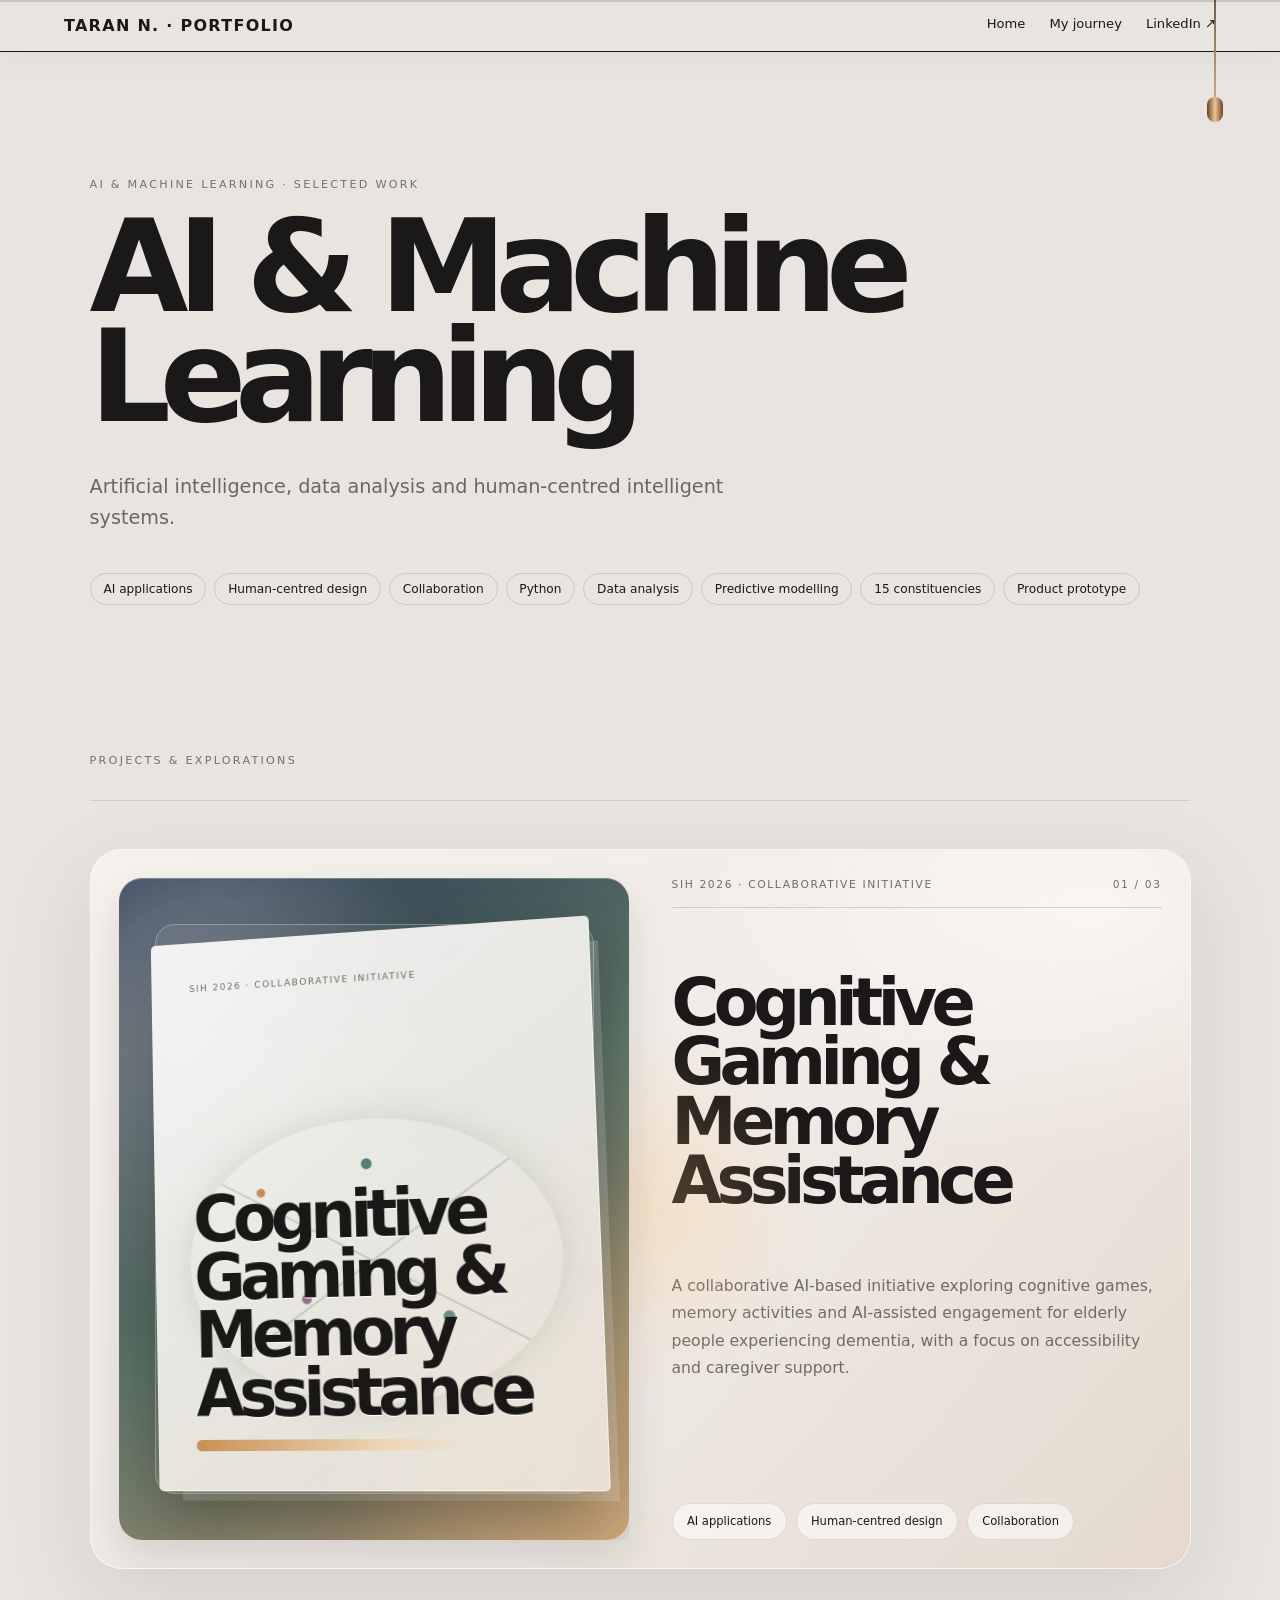
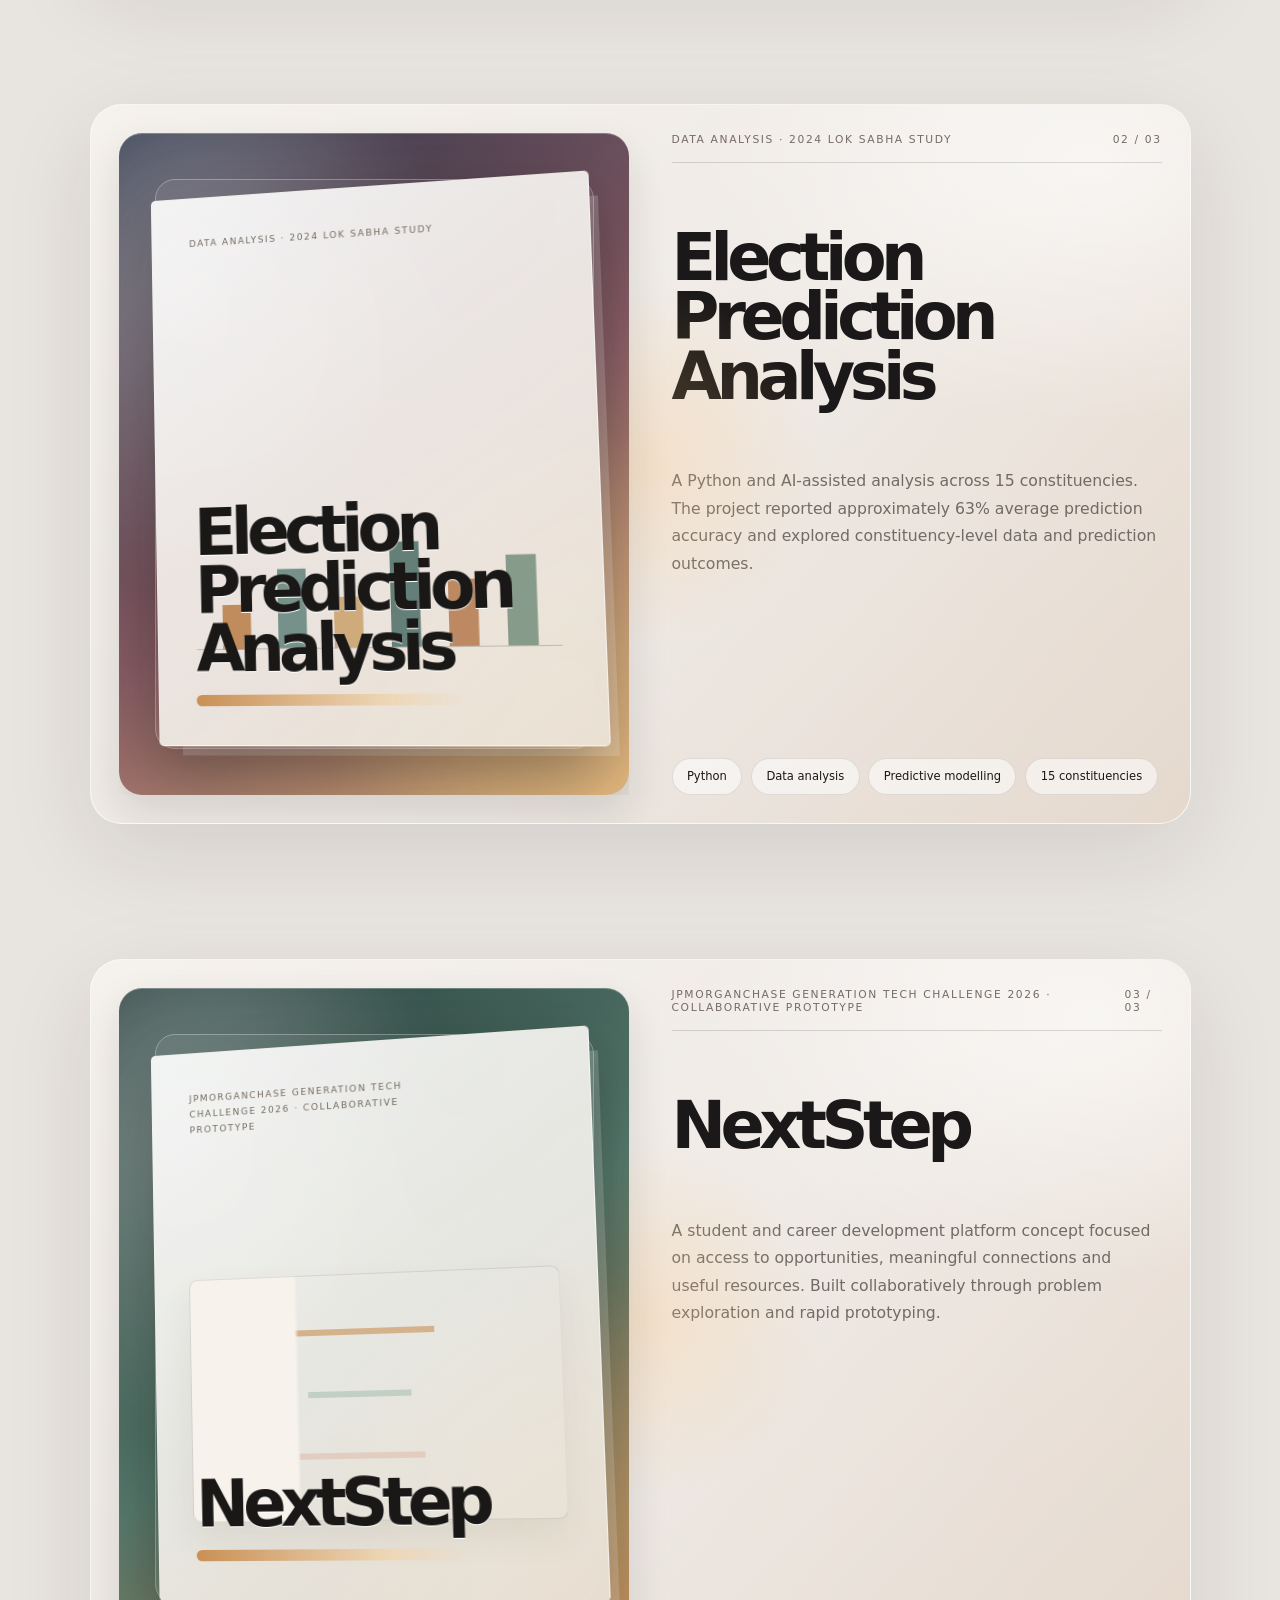
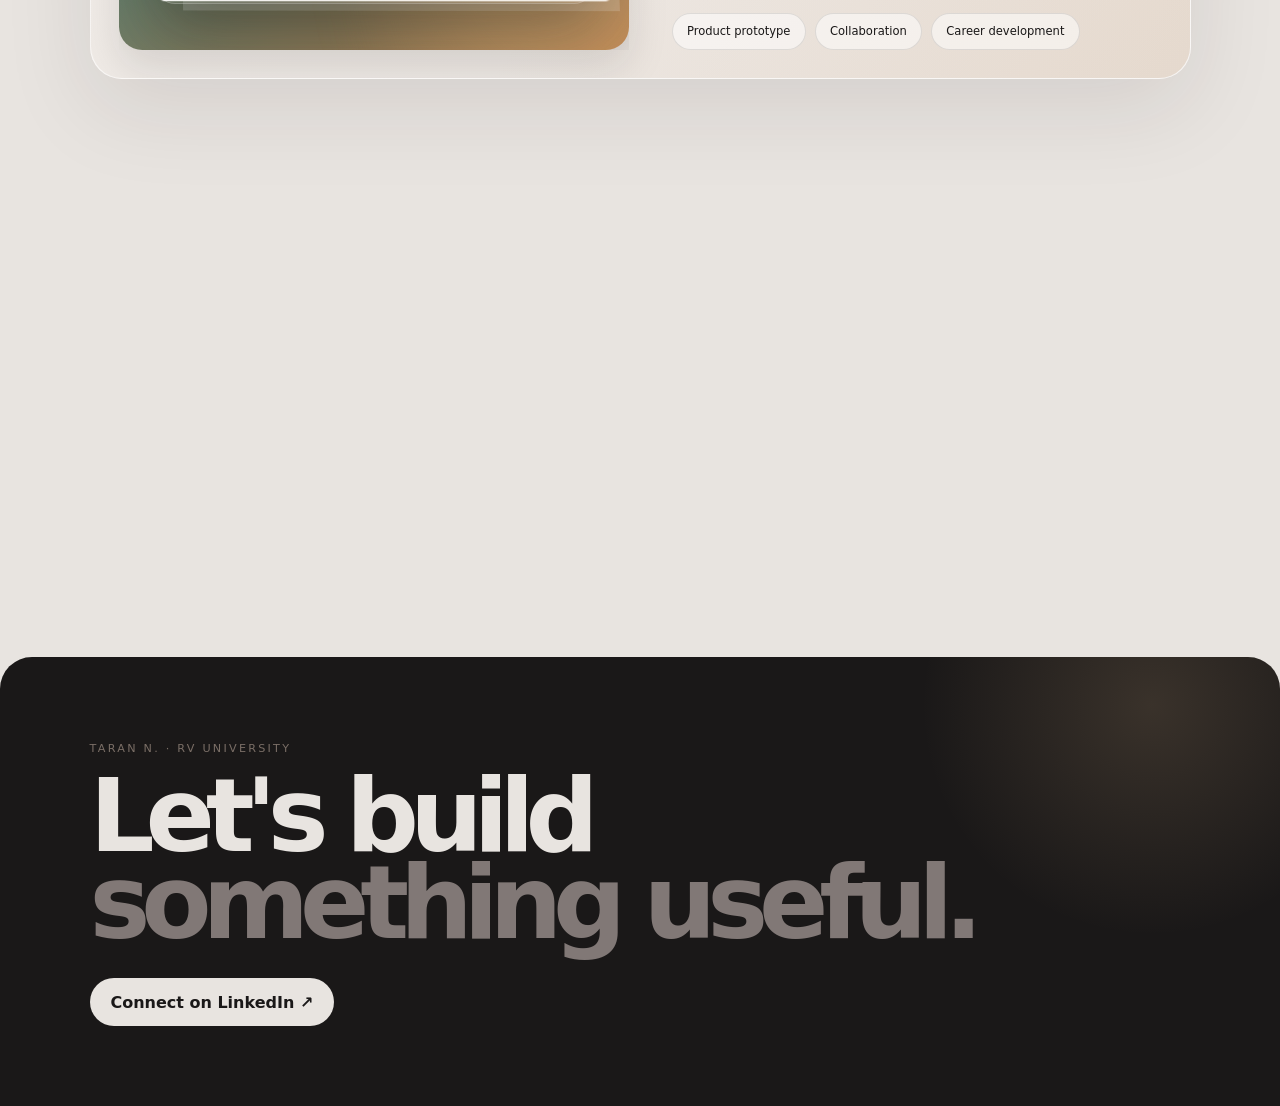
<file: ai-ml/index.html>
<!doctype html><html lang="en"><head><meta charset="utf-8"><meta name="viewport" content="width=device-width,initial-scale=1"><title>AI & Machine Learning — Taran N.</title><meta name="description" content="AI & Machine Learning work by Taran N., RV University Computer Science undergraduate in Bengaluru."><link rel="stylesheet" href="../work.css"><link rel="stylesheet" href="../assets/phase-two.css"><link rel="stylesheet" href="../assets/phase-two.css"></head><body><div class="cord"><button aria-label="Toggle dark mode"></button></div><header class="top"><a class="brand" href="../index.html" data-wall-to="home">TARAN N. · PORTFOLIO</a><nav class="topnav"><a href="../index.html#home" data-wall-to="home">Home</a><a href="../index.html#about" data-wall-to="about">My journey</a><a href="https://in.linkedin.com/in/taran-n-6a5a87408" target="_blank" rel="noreferrer">LinkedIn ↗</a></nav></header><main><section class="hero"><span class="eyebrow reveal">AI & Machine Learning · SELECTED WORK</span><h1 class="reveal">AI & Machine Learning</h1><p class="reveal">Artificial intelligence, data analysis and human-centred intelligent systems.</p><div class="chips reveal"><span>AI applications</span><span>Human-centred design</span><span>Collaboration</span><span>Python</span><span>Data analysis</span><span>Predictive modelling</span><span>15 constituencies</span><span>Product prototype</span></div></section><section class="section"><span class="eyebrow reveal">Projects &amp; explorations</span><div class="line"></div><div class="grid"><article class="project reveal" tabindex="0"><div class="visual" style="background:linear-gradient(145deg,#22304a,#60786b 50%,#c39b75)"><div class="mock"><span class="eyebrow">SIH 2026 · Collaborative initiative</span><b>Cognitive Gaming & Memory Assistance</b><i></i></div></div><div class="pmeta"><span>SIH 2026 · Collaborative initiative</span><span>01 / 03</span></div><h2 class="pname">Cognitive Gaming & Memory Assistance</h2><p class="desc">A collaborative AI-based initiative exploring cognitive games, memory activities and AI-assisted engagement for elderly people experiencing dementia, with a focus on accessibility and caregiver support.</p><div class="chips"><span>AI applications</span><span>Human-centred design</span><span>Collaboration</span></div></article><article class="project reveal" tabindex="0"><div class="visual" style="background:linear-gradient(145deg,#293246,#895c66 53%,#e2b67b)"><div class="mock"><span class="eyebrow">Data analysis · 2024 Lok Sabha study</span><b>Election Prediction Analysis</b><i></i></div></div><div class="pmeta"><span>Data analysis · 2024 Lok Sabha study</span><span>02 / 03</span></div><h2 class="pname">Election Prediction Analysis</h2><p class="desc">A Python and AI-assisted analysis across 15 constituencies. The project reported approximately 63% average prediction accuracy and explored constituency-level data and prediction outcomes.</p><div class="chips"><span>Python</span><span>Data analysis</span><span>Predictive modelling</span><span>15 constituencies</span></div></article><article class="project reveal" tabindex="0"><div class="visual" style="background:linear-gradient(145deg,#243b39,#587c6f 52%,#b67a48)"><div class="mock"><span class="eyebrow">JPMorganChase Generation Tech Challenge 2026 · Collaborative prototype</span><b>NextStep</b><i></i></div></div><div class="pmeta"><span>JPMorganChase Generation Tech Challenge 2026 · Collaborative prototype</span><span>03 / 03</span></div><h2 class="pname">NextStep</h2><p class="desc">A student and career development platform concept focused on access to opportunities, meaningful connections and useful resources. Built collaboratively through problem exploration and rapid prototyping.</p><div class="chips"><span>Product prototype</span><span>Collaboration</span><span>Career development</span></div></article></div></section><section class="end"><span class="eyebrow">TARAN N. · RV UNIVERSITY</span><h2>Let's build<br><span>something useful.</span></h2><a class="button" href="https://in.linkedin.com/in/taran-n-6a5a87408" target="_blank" rel="noreferrer">Connect on LinkedIn ↗</a></section></main><script src="../work.js"></script><script src="../assets/phase-two.js" defer></script><script src="../assets/phase-two.js" defer></script></body></html>
</file>
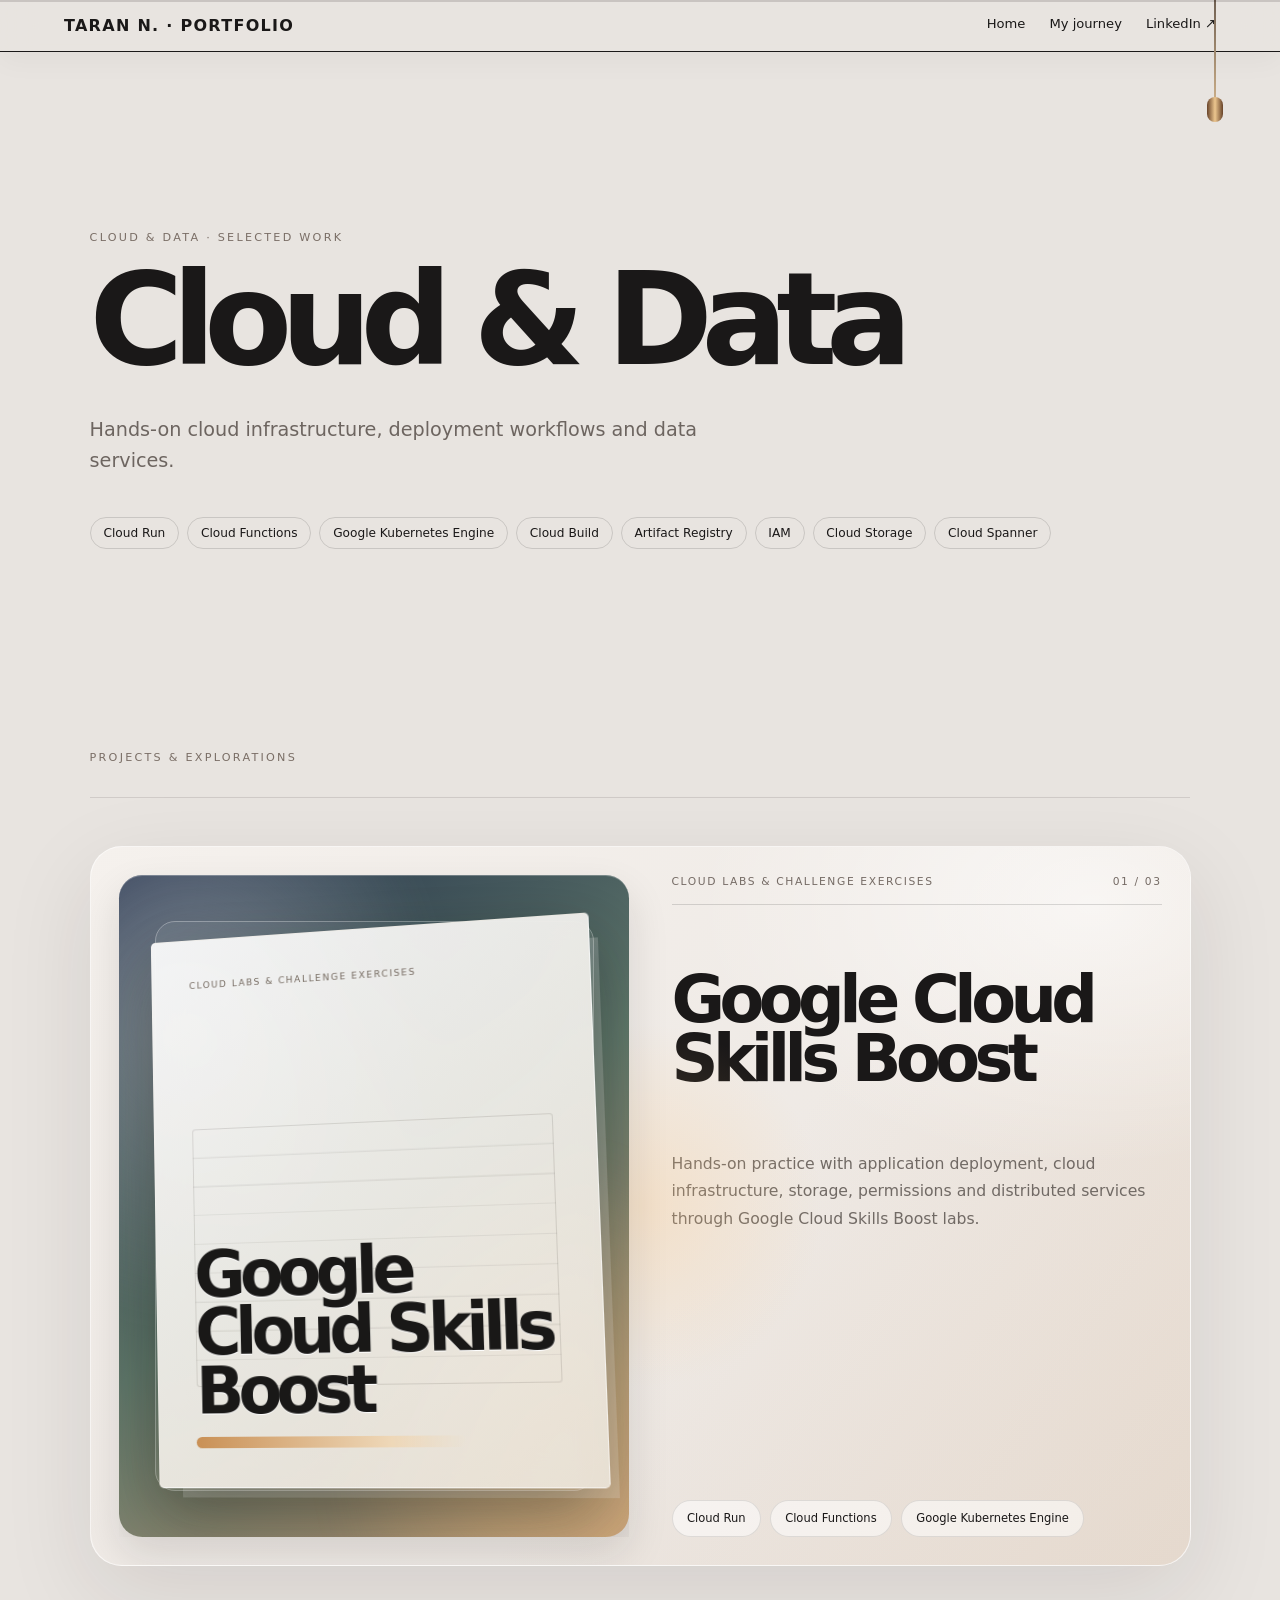
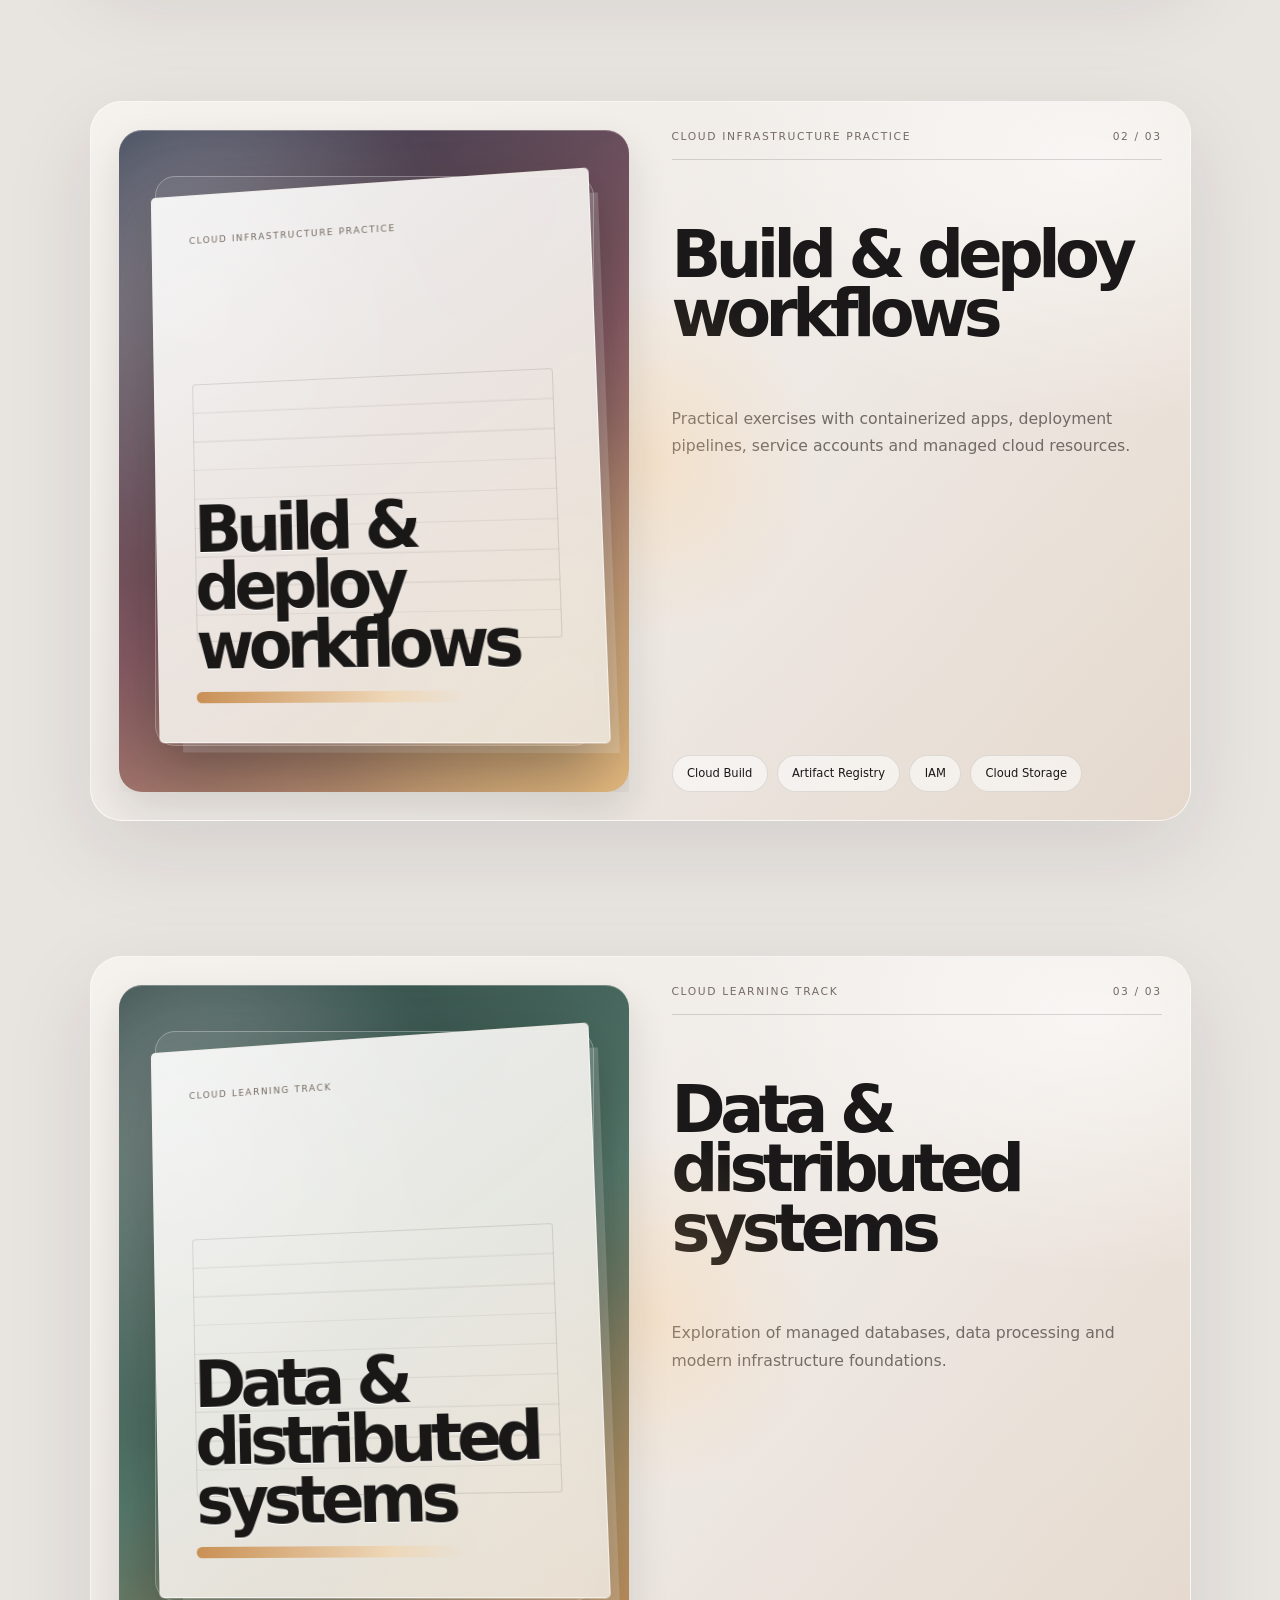
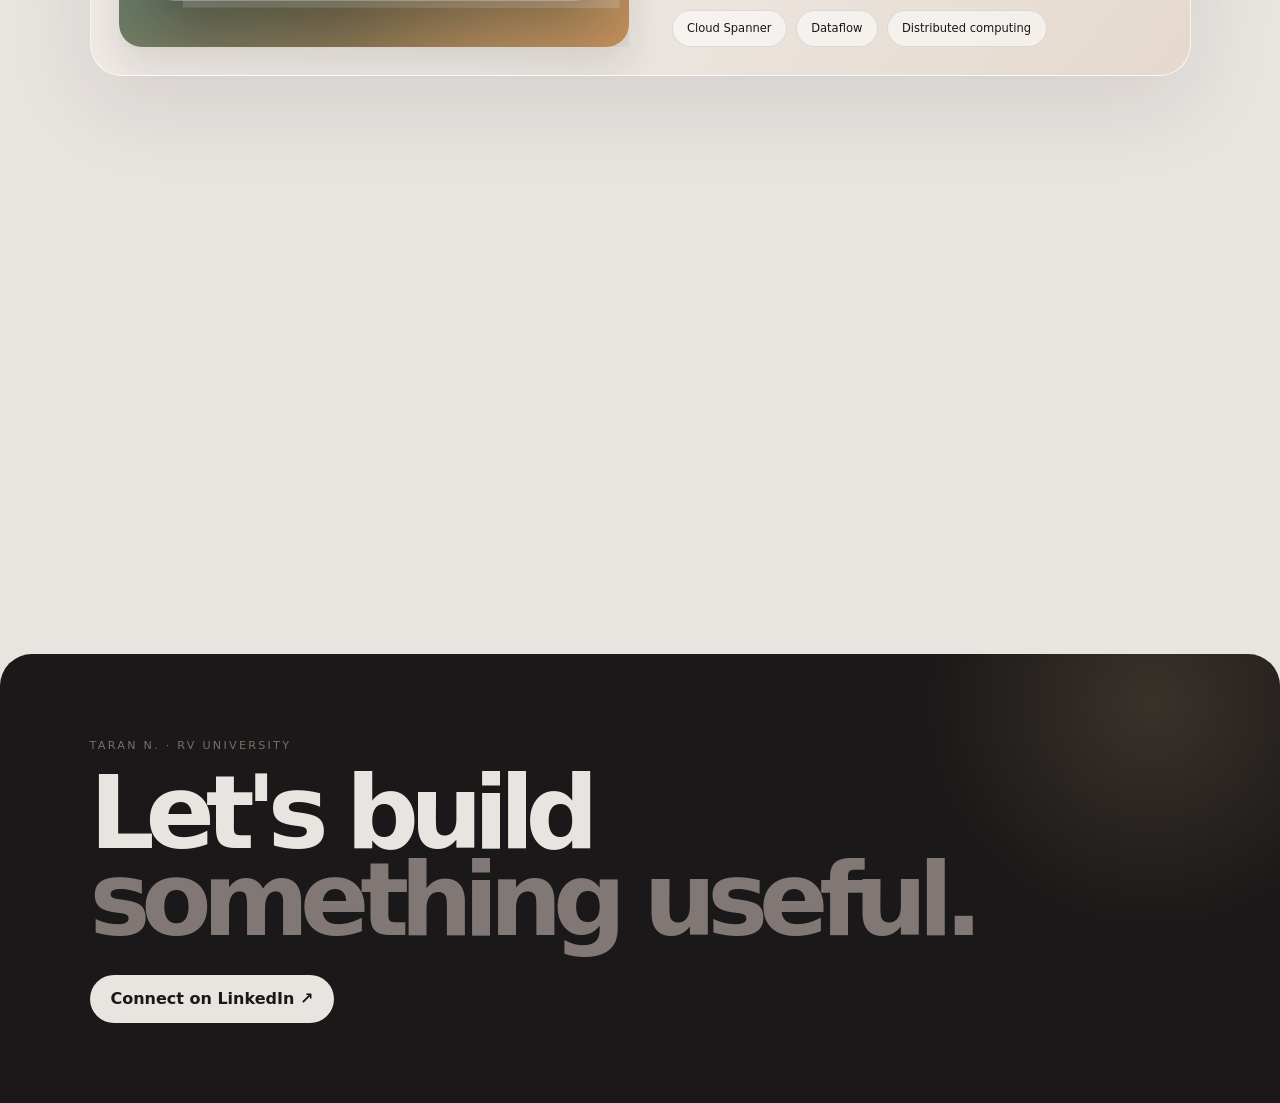
<file: cloud-data/index.html>
<!doctype html><html lang="en"><head><meta charset="utf-8"><meta name="viewport" content="width=device-width,initial-scale=1"><title>Cloud & Data — Taran N.</title><meta name="description" content="Cloud & Data work by Taran N., RV University Computer Science undergraduate in Bengaluru."><link rel="stylesheet" href="../work.css"><link rel="stylesheet" href="../assets/phase-two.css"><link rel="stylesheet" href="../assets/phase-two.css"></head><body><div class="cord"><button aria-label="Toggle dark mode"></button></div><header class="top"><a class="brand" href="../index.html" data-wall-to="home">TARAN N. · PORTFOLIO</a><nav class="topnav"><a href="../index.html#home" data-wall-to="home">Home</a><a href="../index.html#about" data-wall-to="about">My journey</a><a href="https://in.linkedin.com/in/taran-n-6a5a87408" target="_blank" rel="noreferrer">LinkedIn ↗</a></nav></header><main><section class="hero"><span class="eyebrow reveal">Cloud & Data · SELECTED WORK</span><h1 class="reveal">Cloud & Data</h1><p class="reveal">Hands-on cloud infrastructure, deployment workflows and data services.</p><div class="chips reveal"><span>Cloud Run</span><span>Cloud Functions</span><span>Google Kubernetes Engine</span><span>Cloud Build</span><span>Artifact Registry</span><span>IAM</span><span>Cloud Storage</span><span>Cloud Spanner</span></div></section><section class="section"><span class="eyebrow reveal">Projects &amp; explorations</span><div class="line"></div><div class="grid"><article class="project reveal" tabindex="0"><div class="visual" style="background:linear-gradient(145deg,#22304a,#60786b 50%,#c39b75)"><div class="mock"><span class="eyebrow">Cloud labs & challenge exercises</span><b>Google Cloud Skills Boost</b><i></i></div></div><div class="pmeta"><span>Cloud labs & challenge exercises</span><span>01 / 03</span></div><h2 class="pname">Google Cloud Skills Boost</h2><p class="desc">Hands-on practice with application deployment, cloud infrastructure, storage, permissions and distributed services through Google Cloud Skills Boost labs.</p><div class="chips"><span>Cloud Run</span><span>Cloud Functions</span><span>Google Kubernetes Engine</span></div></article><article class="project reveal" tabindex="0"><div class="visual" style="background:linear-gradient(145deg,#293246,#895c66 53%,#e2b67b)"><div class="mock"><span class="eyebrow">Cloud infrastructure practice</span><b>Build & deploy workflows</b><i></i></div></div><div class="pmeta"><span>Cloud infrastructure practice</span><span>02 / 03</span></div><h2 class="pname">Build & deploy workflows</h2><p class="desc">Practical exercises with containerized apps, deployment pipelines, service accounts and managed cloud resources.</p><div class="chips"><span>Cloud Build</span><span>Artifact Registry</span><span>IAM</span><span>Cloud Storage</span></div></article><article class="project reveal" tabindex="0"><div class="visual" style="background:linear-gradient(145deg,#243b39,#587c6f 52%,#b67a48)"><div class="mock"><span class="eyebrow">Cloud learning track</span><b>Data & distributed systems</b><i></i></div></div><div class="pmeta"><span>Cloud learning track</span><span>03 / 03</span></div><h2 class="pname">Data & distributed systems</h2><p class="desc">Exploration of managed databases, data processing and modern infrastructure foundations.</p><div class="chips"><span>Cloud Spanner</span><span>Dataflow</span><span>Distributed computing</span></div></article></div></section><section class="end"><span class="eyebrow">TARAN N. · RV UNIVERSITY</span><h2>Let's build<br><span>something useful.</span></h2><a class="button" href="https://in.linkedin.com/in/taran-n-6a5a87408" target="_blank" rel="noreferrer">Connect on LinkedIn ↗</a></section></main><script src="../work.js"></script><script src="../assets/phase-two.js" defer></script><script src="../assets/phase-two.js" defer></script></body></html>
</file>
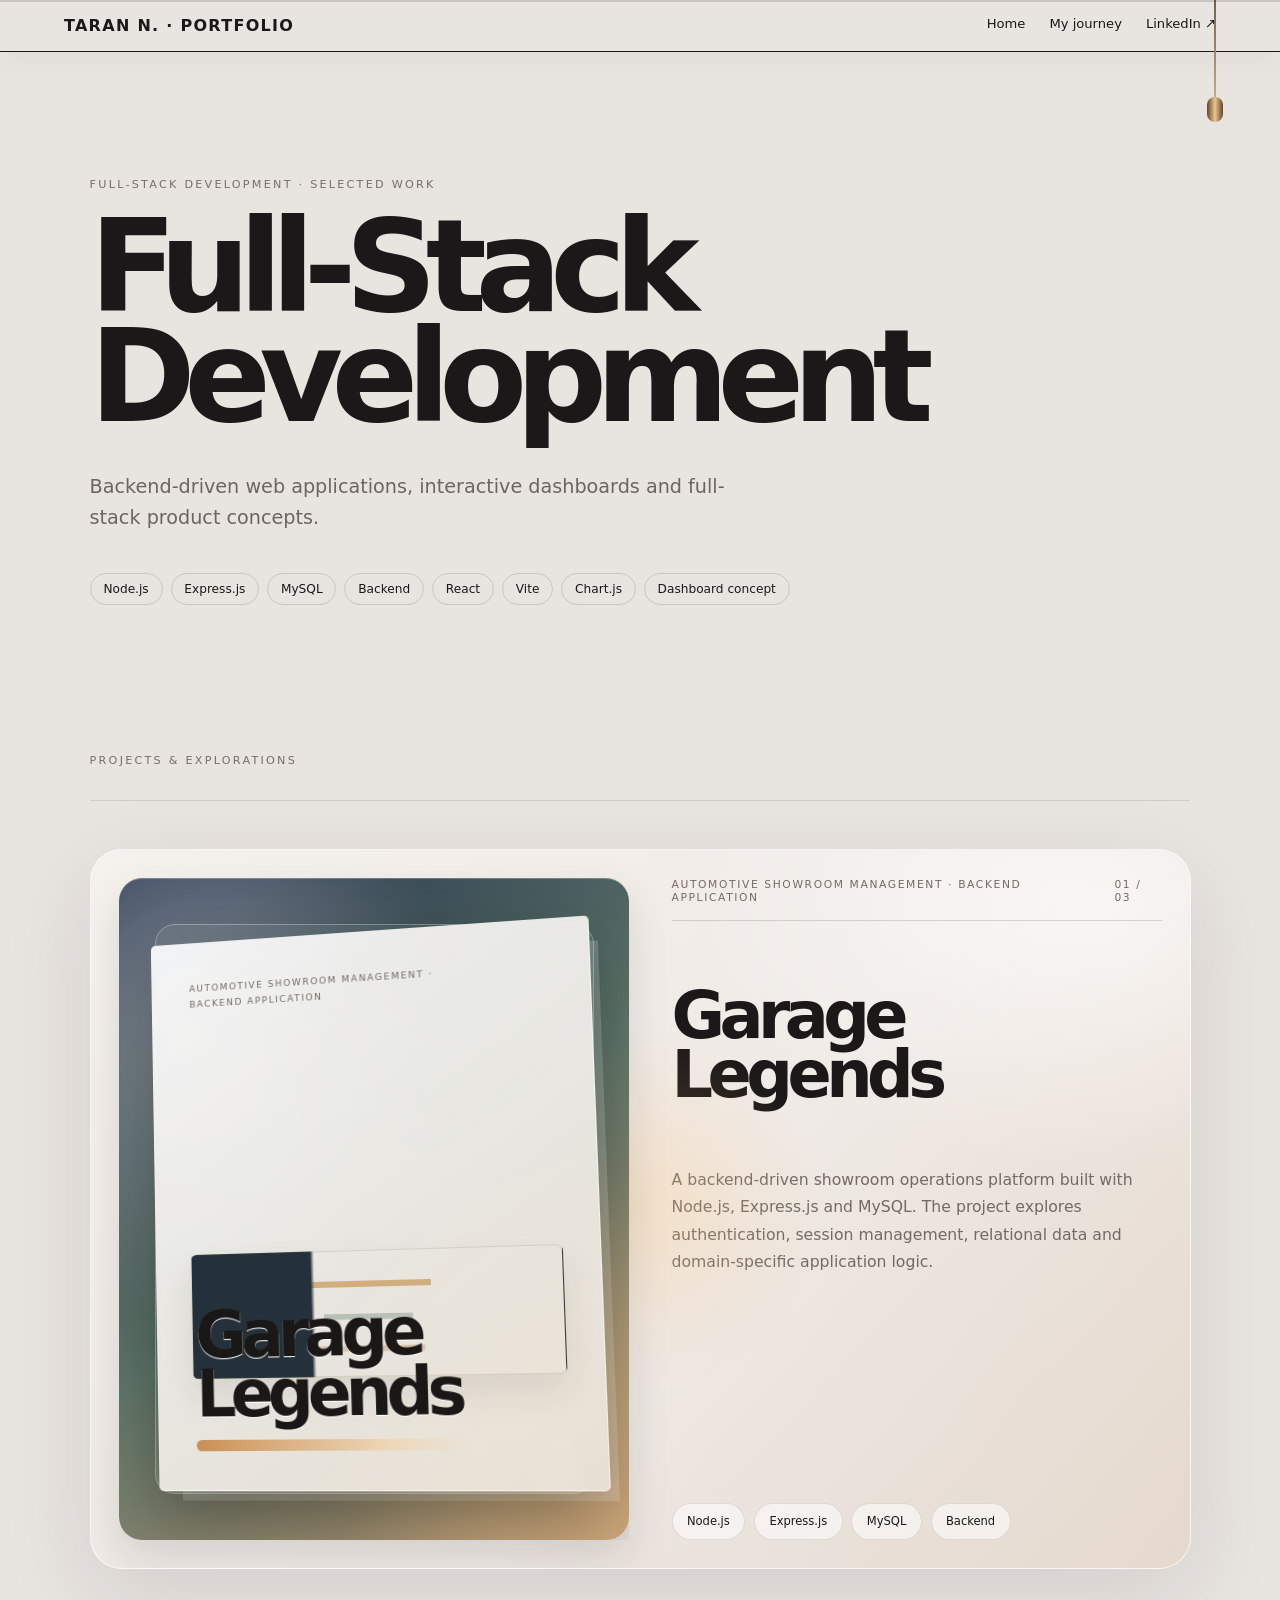
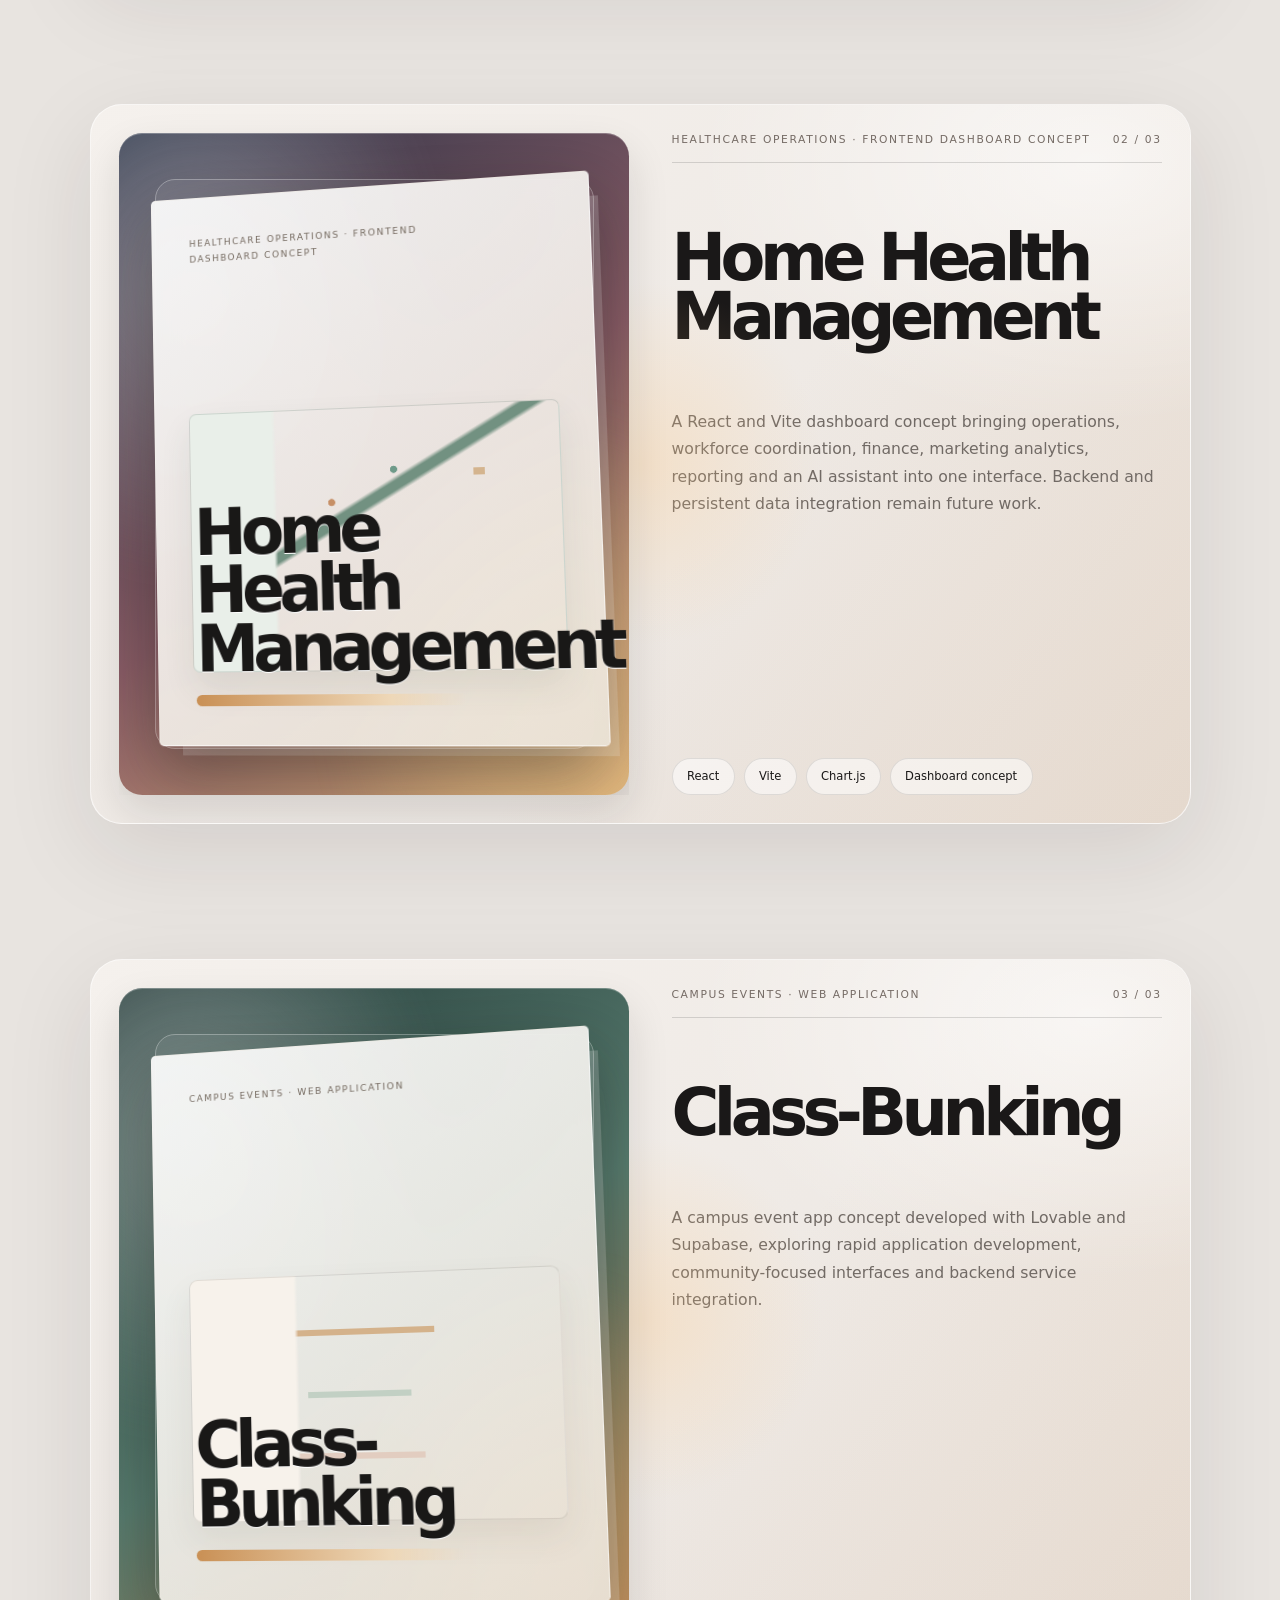
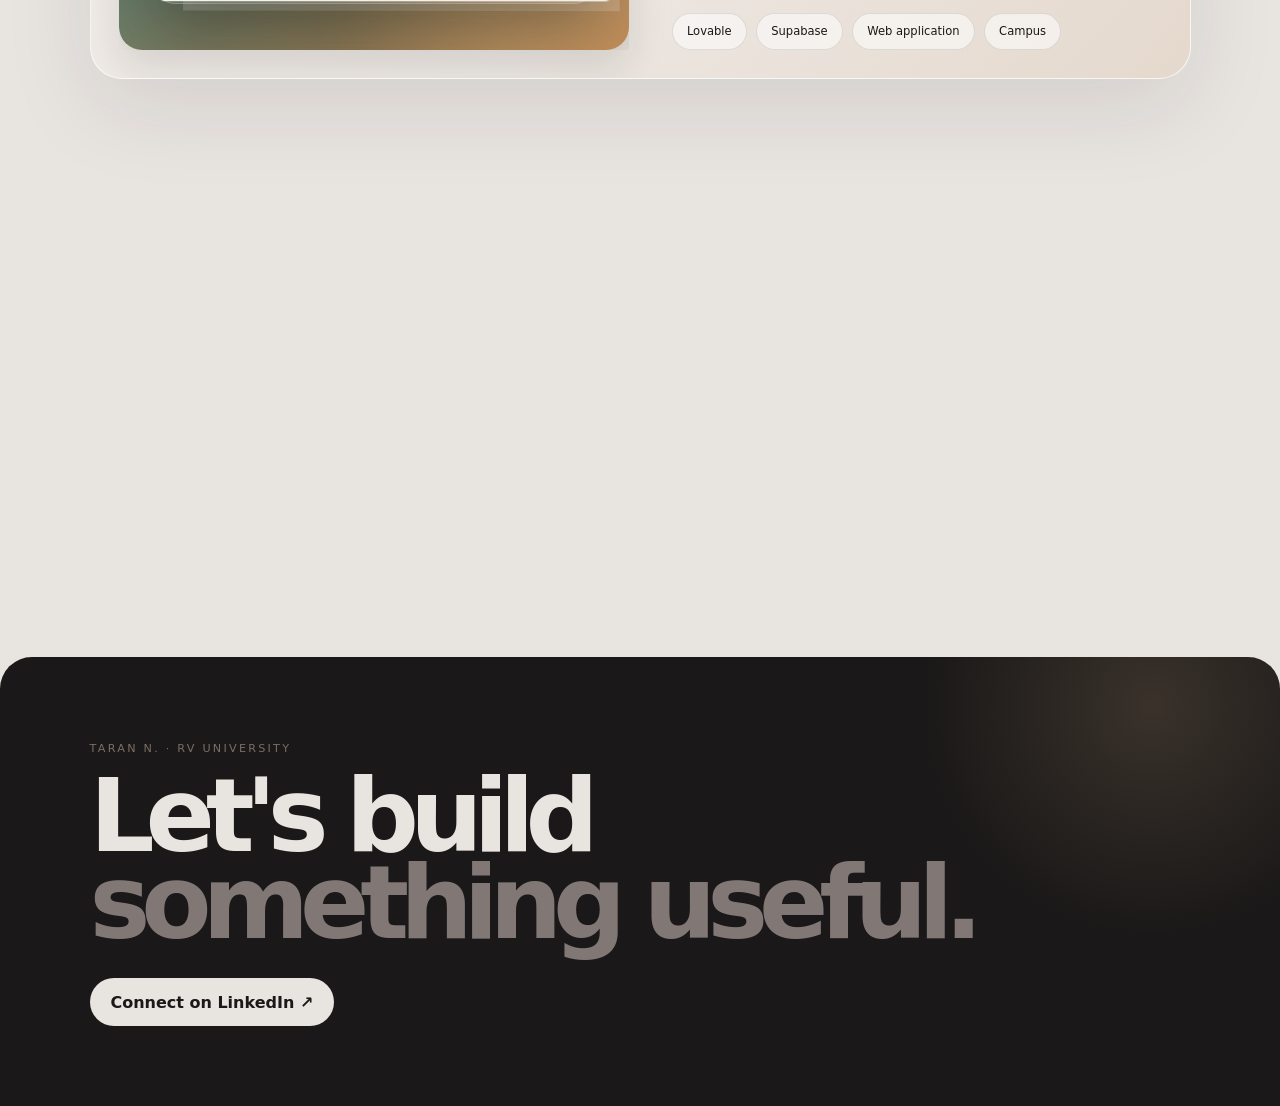
<file: full-stack/index.html>
<!doctype html><html lang="en"><head><meta charset="utf-8"><meta name="viewport" content="width=device-width,initial-scale=1"><title>Full-Stack Development — Taran N.</title><meta name="description" content="Full-Stack Development work by Taran N., RV University Computer Science undergraduate in Bengaluru."><link rel="stylesheet" href="../work.css"><link rel="stylesheet" href="../assets/phase-two.css"><link rel="stylesheet" href="../assets/phase-two.css"></head><body><div class="cord"><button aria-label="Toggle dark mode"></button></div><header class="top"><a class="brand" href="../index.html" data-wall-to="home">TARAN N. · PORTFOLIO</a><nav class="topnav"><a href="../index.html#home" data-wall-to="home">Home</a><a href="../index.html#about" data-wall-to="about">My journey</a><a href="https://in.linkedin.com/in/taran-n-6a5a87408" target="_blank" rel="noreferrer">LinkedIn ↗</a></nav></header><main><section class="hero"><span class="eyebrow reveal">Full-Stack Development · SELECTED WORK</span><h1 class="reveal">Full-Stack Development</h1><p class="reveal">Backend-driven web applications, interactive dashboards and full-stack product concepts.</p><div class="chips reveal"><span>Node.js</span><span>Express.js</span><span>MySQL</span><span>Backend</span><span>React</span><span>Vite</span><span>Chart.js</span><span>Dashboard concept</span></div></section><section class="section"><span class="eyebrow reveal">Projects &amp; explorations</span><div class="line"></div><div class="grid"><article class="project reveal" tabindex="0"><div class="visual" style="background:linear-gradient(145deg,#22304a,#60786b 50%,#c39b75)"><div class="mock"><span class="eyebrow">Automotive showroom management · Backend application</span><b>Garage Legends</b><i></i></div></div><div class="pmeta"><span>Automotive showroom management · Backend application</span><span>01 / 03</span></div><h2 class="pname">Garage Legends</h2><p class="desc">A backend-driven showroom operations platform built with Node.js, Express.js and MySQL. The project explores authentication, session management, relational data and domain-specific application logic.</p><div class="chips"><span>Node.js</span><span>Express.js</span><span>MySQL</span><span>Backend</span></div></article><article class="project reveal" tabindex="0"><div class="visual" style="background:linear-gradient(145deg,#293246,#895c66 53%,#e2b67b)"><div class="mock"><span class="eyebrow">Healthcare operations · Frontend dashboard concept</span><b>Home Health Management</b><i></i></div></div><div class="pmeta"><span>Healthcare operations · Frontend dashboard concept</span><span>02 / 03</span></div><h2 class="pname">Home Health Management</h2><p class="desc">A React and Vite dashboard concept bringing operations, workforce coordination, finance, marketing analytics, reporting and an AI assistant into one interface. Backend and persistent data integration remain future work.</p><div class="chips"><span>React</span><span>Vite</span><span>Chart.js</span><span>Dashboard concept</span></div></article><article class="project reveal" tabindex="0"><div class="visual" style="background:linear-gradient(145deg,#243b39,#587c6f 52%,#b67a48)"><div class="mock"><span class="eyebrow">Campus events · Web application</span><b>Class-Bunking</b><i></i></div></div><div class="pmeta"><span>Campus events · Web application</span><span>03 / 03</span></div><h2 class="pname">Class-Bunking</h2><p class="desc">A campus event app concept developed with Lovable and Supabase, exploring rapid application development, community-focused interfaces and backend service integration.</p><div class="chips"><span>Lovable</span><span>Supabase</span><span>Web application</span><span>Campus</span></div></article></div></section><section class="end"><span class="eyebrow">TARAN N. · RV UNIVERSITY</span><h2>Let's build<br><span>something useful.</span></h2><a class="button" href="https://in.linkedin.com/in/taran-n-6a5a87408" target="_blank" rel="noreferrer">Connect on LinkedIn ↗</a></section></main><script src="../work.js"></script><script src="../assets/phase-two.js" defer></script><script src="../assets/phase-two.js" defer></script></body></html>
</file>
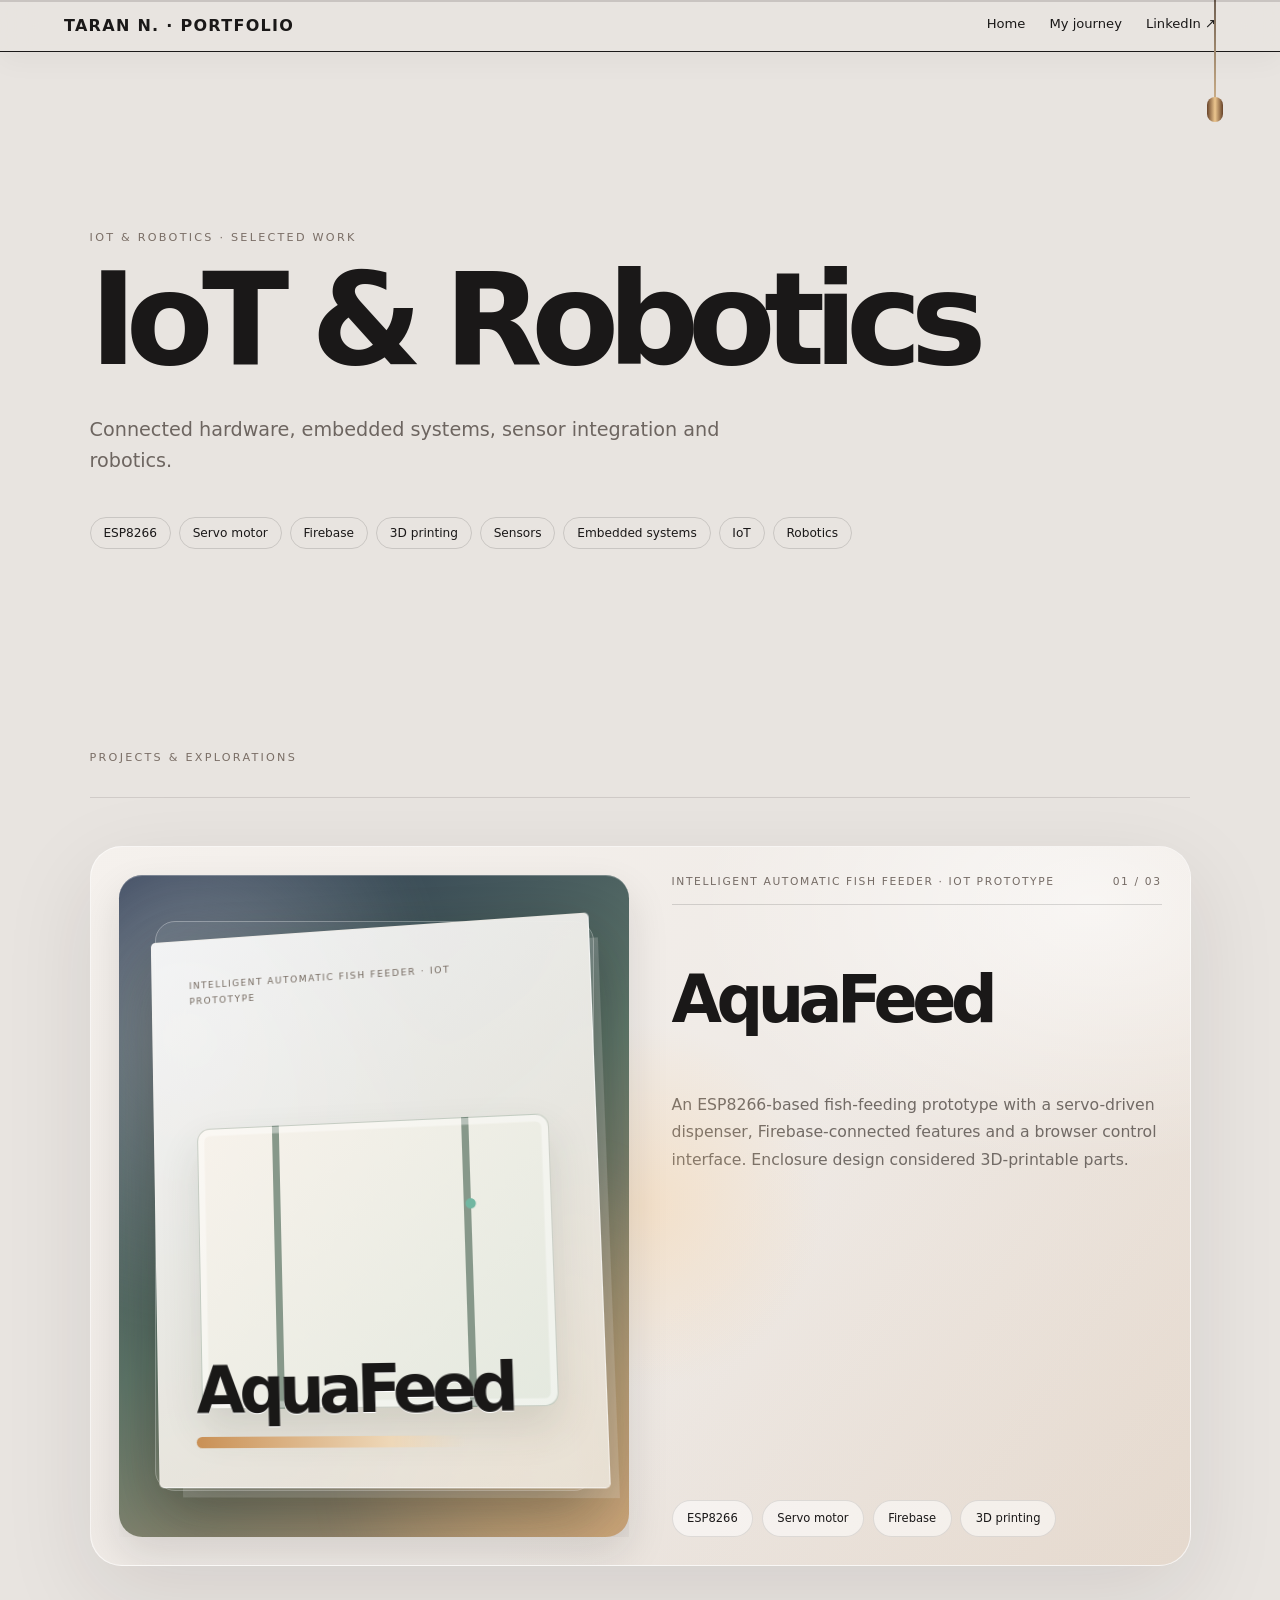
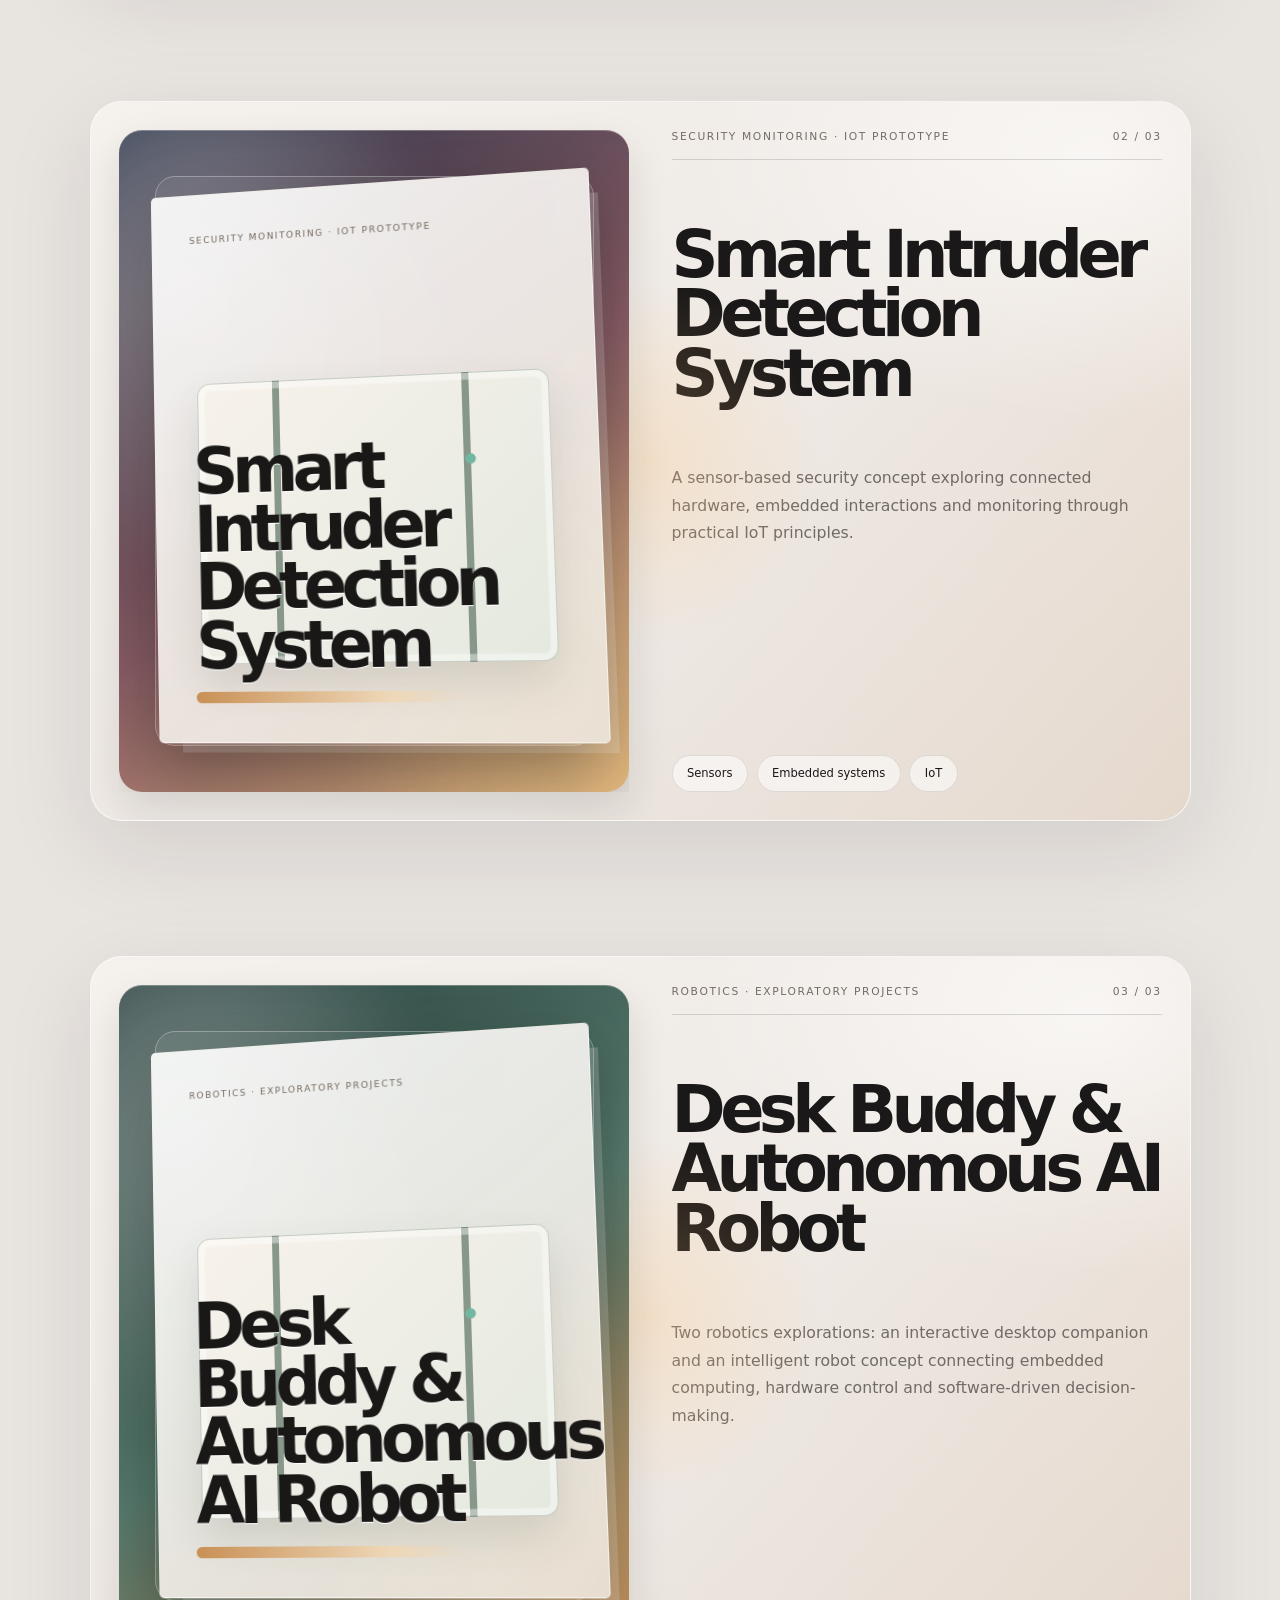
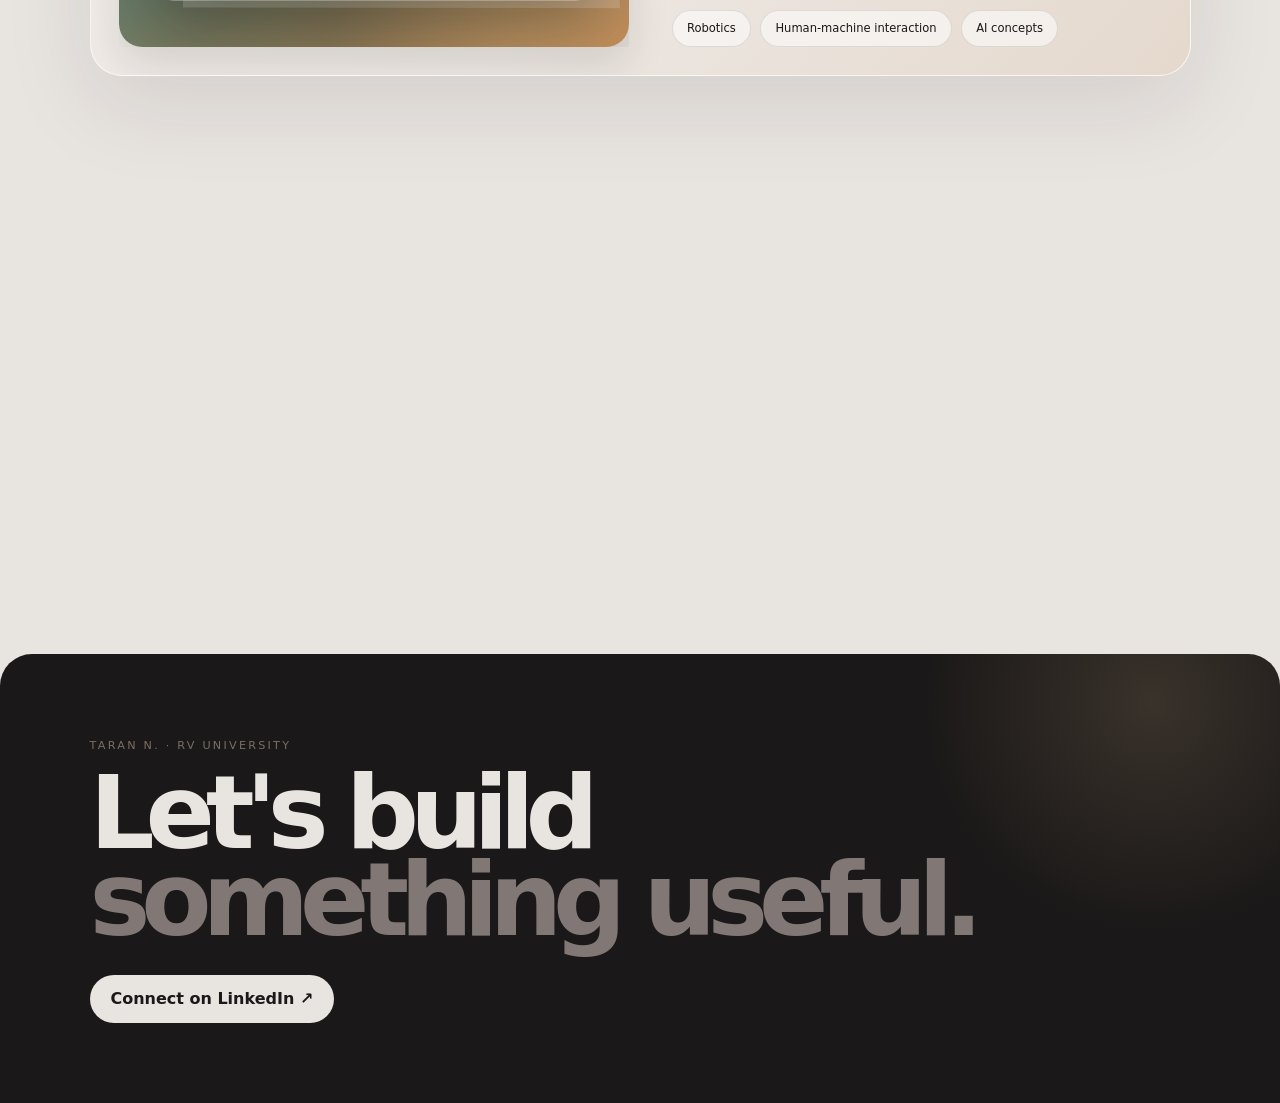
<file: iot-robotics/index.html>
<!doctype html><html lang="en"><head><meta charset="utf-8"><meta name="viewport" content="width=device-width,initial-scale=1"><title>IoT & Robotics — Taran N.</title><meta name="description" content="IoT & Robotics work by Taran N., RV University Computer Science undergraduate in Bengaluru."><link rel="stylesheet" href="../work.css"><link rel="stylesheet" href="../assets/phase-two.css"><link rel="stylesheet" href="../assets/phase-two.css"></head><body><div class="cord"><button aria-label="Toggle dark mode"></button></div><header class="top"><a class="brand" href="../index.html" data-wall-to="home">TARAN N. · PORTFOLIO</a><nav class="topnav"><a href="../index.html#home" data-wall-to="home">Home</a><a href="../index.html#about" data-wall-to="about">My journey</a><a href="https://in.linkedin.com/in/taran-n-6a5a87408" target="_blank" rel="noreferrer">LinkedIn ↗</a></nav></header><main><section class="hero"><span class="eyebrow reveal">IoT & Robotics · SELECTED WORK</span><h1 class="reveal">IoT & Robotics</h1><p class="reveal">Connected hardware, embedded systems, sensor integration and robotics.</p><div class="chips reveal"><span>ESP8266</span><span>Servo motor</span><span>Firebase</span><span>3D printing</span><span>Sensors</span><span>Embedded systems</span><span>IoT</span><span>Robotics</span></div></section><section class="section"><span class="eyebrow reveal">Projects &amp; explorations</span><div class="line"></div><div class="grid"><article class="project reveal" tabindex="0"><div class="visual" style="background:linear-gradient(145deg,#22304a,#60786b 50%,#c39b75)"><div class="mock"><span class="eyebrow">Intelligent automatic fish feeder · IoT prototype</span><b>AquaFeed</b><i></i></div></div><div class="pmeta"><span>Intelligent automatic fish feeder · IoT prototype</span><span>01 / 03</span></div><h2 class="pname">AquaFeed</h2><p class="desc">An ESP8266-based fish-feeding prototype with a servo-driven dispenser, Firebase-connected features and a browser control interface. Enclosure design considered 3D-printable parts.</p><div class="chips"><span>ESP8266</span><span>Servo motor</span><span>Firebase</span><span>3D printing</span></div></article><article class="project reveal" tabindex="0"><div class="visual" style="background:linear-gradient(145deg,#293246,#895c66 53%,#e2b67b)"><div class="mock"><span class="eyebrow">Security monitoring · IoT prototype</span><b>Smart Intruder Detection System</b><i></i></div></div><div class="pmeta"><span>Security monitoring · IoT prototype</span><span>02 / 03</span></div><h2 class="pname">Smart Intruder Detection System</h2><p class="desc">A sensor-based security concept exploring connected hardware, embedded interactions and monitoring through practical IoT principles.</p><div class="chips"><span>Sensors</span><span>Embedded systems</span><span>IoT</span></div></article><article class="project reveal" tabindex="0"><div class="visual" style="background:linear-gradient(145deg,#243b39,#587c6f 52%,#b67a48)"><div class="mock"><span class="eyebrow">Robotics · Exploratory projects</span><b>Desk Buddy & Autonomous AI Robot</b><i></i></div></div><div class="pmeta"><span>Robotics · Exploratory projects</span><span>03 / 03</span></div><h2 class="pname">Desk Buddy & Autonomous AI Robot</h2><p class="desc">Two robotics explorations: an interactive desktop companion and an intelligent robot concept connecting embedded computing, hardware control and software-driven decision-making.</p><div class="chips"><span>Robotics</span><span>Human-machine interaction</span><span>AI concepts</span></div></article></div></section><section class="end"><span class="eyebrow">TARAN N. · RV UNIVERSITY</span><h2>Let's build<br><span>something useful.</span></h2><a class="button" href="https://in.linkedin.com/in/taran-n-6a5a87408" target="_blank" rel="noreferrer">Connect on LinkedIn ↗</a></section></main><script src="../work.js"></script><script src="../assets/phase-two.js" defer></script><script src="../assets/phase-two.js" defer></script></body></html>
</file>
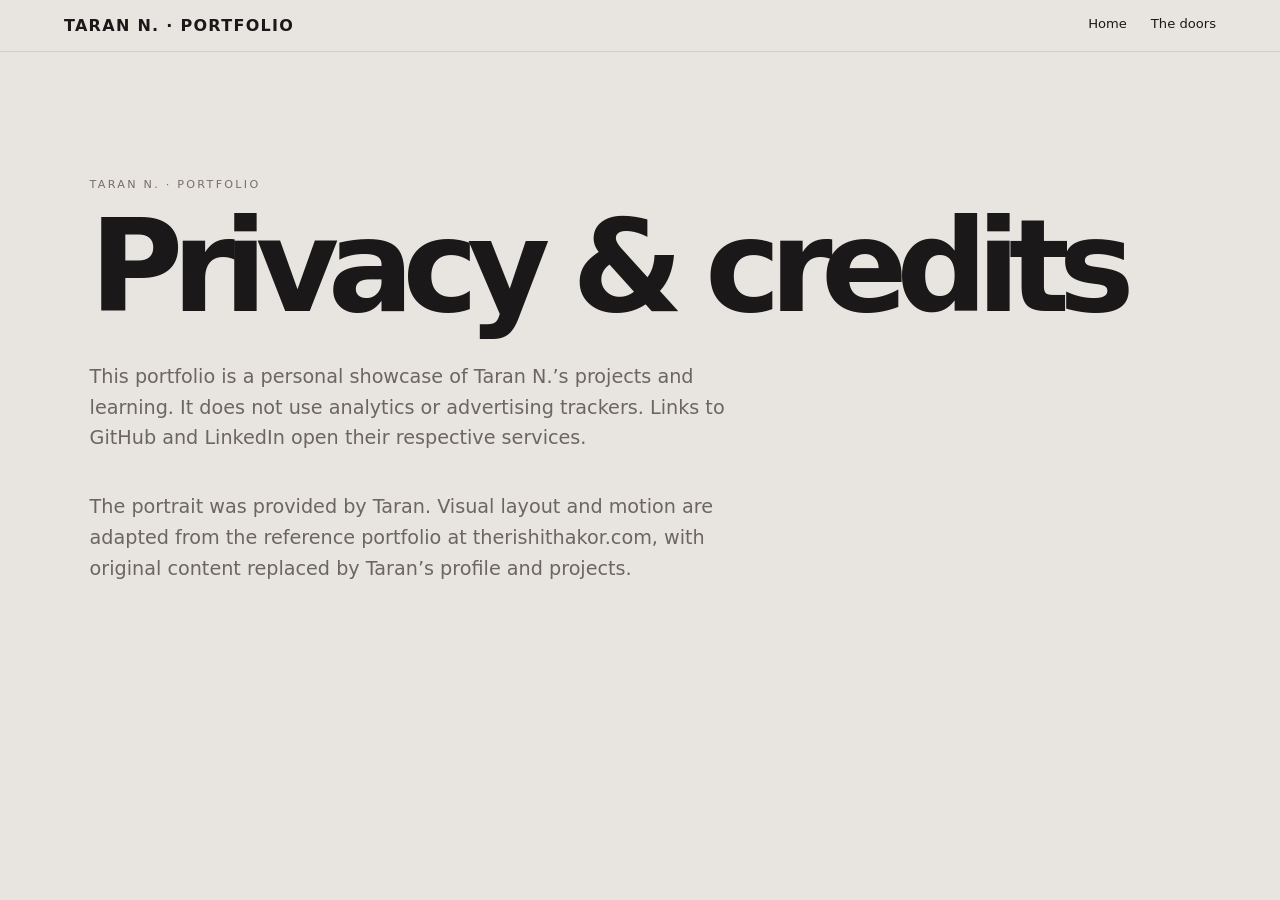
<file: legal/index.html>
<!doctype html><html lang="en"><head><meta charset="utf-8"><meta name="viewport" content="width=device-width,initial-scale=1"><title>Privacy &amp; credits — Taran N.</title><link rel="stylesheet" href="../work.css"></head><body><header class="top"><a class="brand" href="../index.html">TARAN N. · PORTFOLIO</a><nav class="topnav"><a href="../index.html">Home</a><a href="../index.html#works">The doors</a></nav></header><main><section class="hero"><span class="eyebrow">TARAN N. · PORTFOLIO</span><h1>Privacy &amp; credits</h1><p>This portfolio is a personal showcase of Taran N.’s projects and learning. It does not use analytics or advertising trackers. Links to GitHub and LinkedIn open their respective services.</p><p>The portrait was provided by Taran. Visual layout and motion are adapted from the reference portfolio at therishithakor.com, with original content replaced by Taran’s profile and projects.</p></section></main></body></html>
</file>
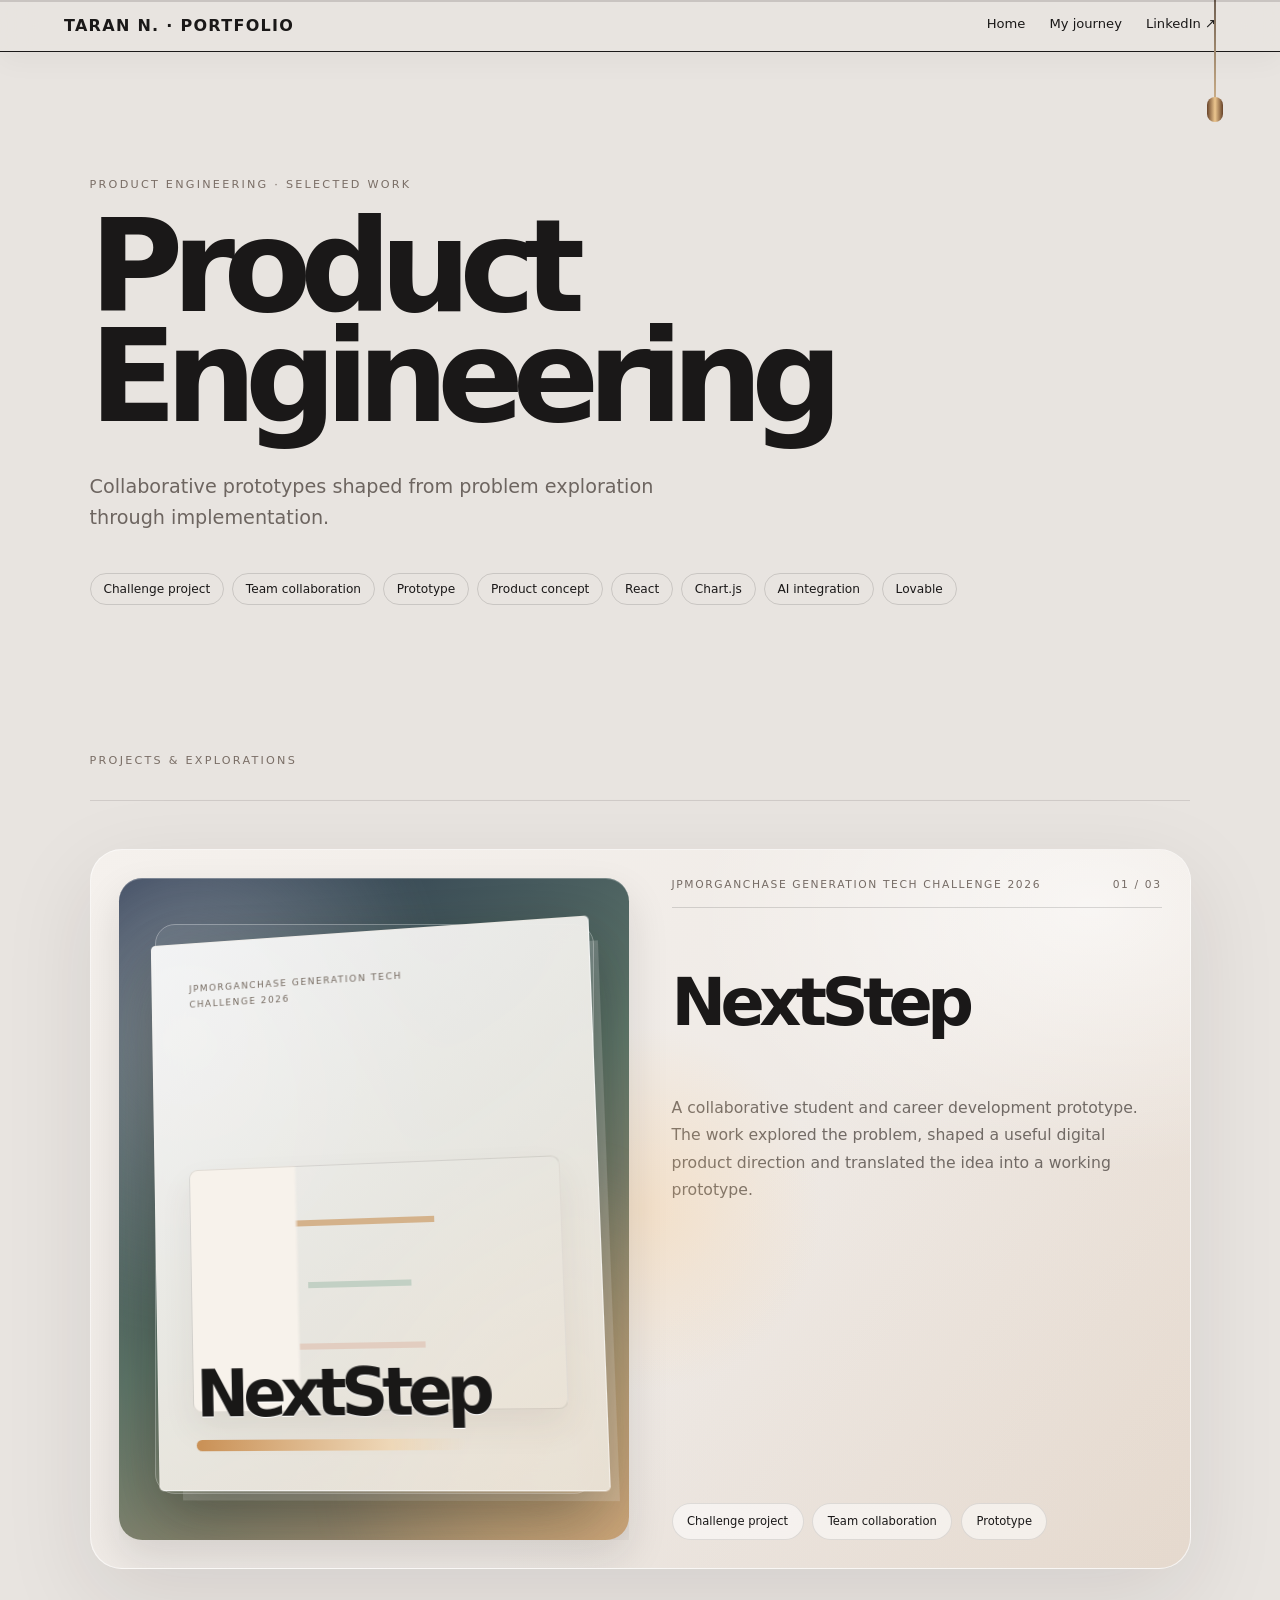
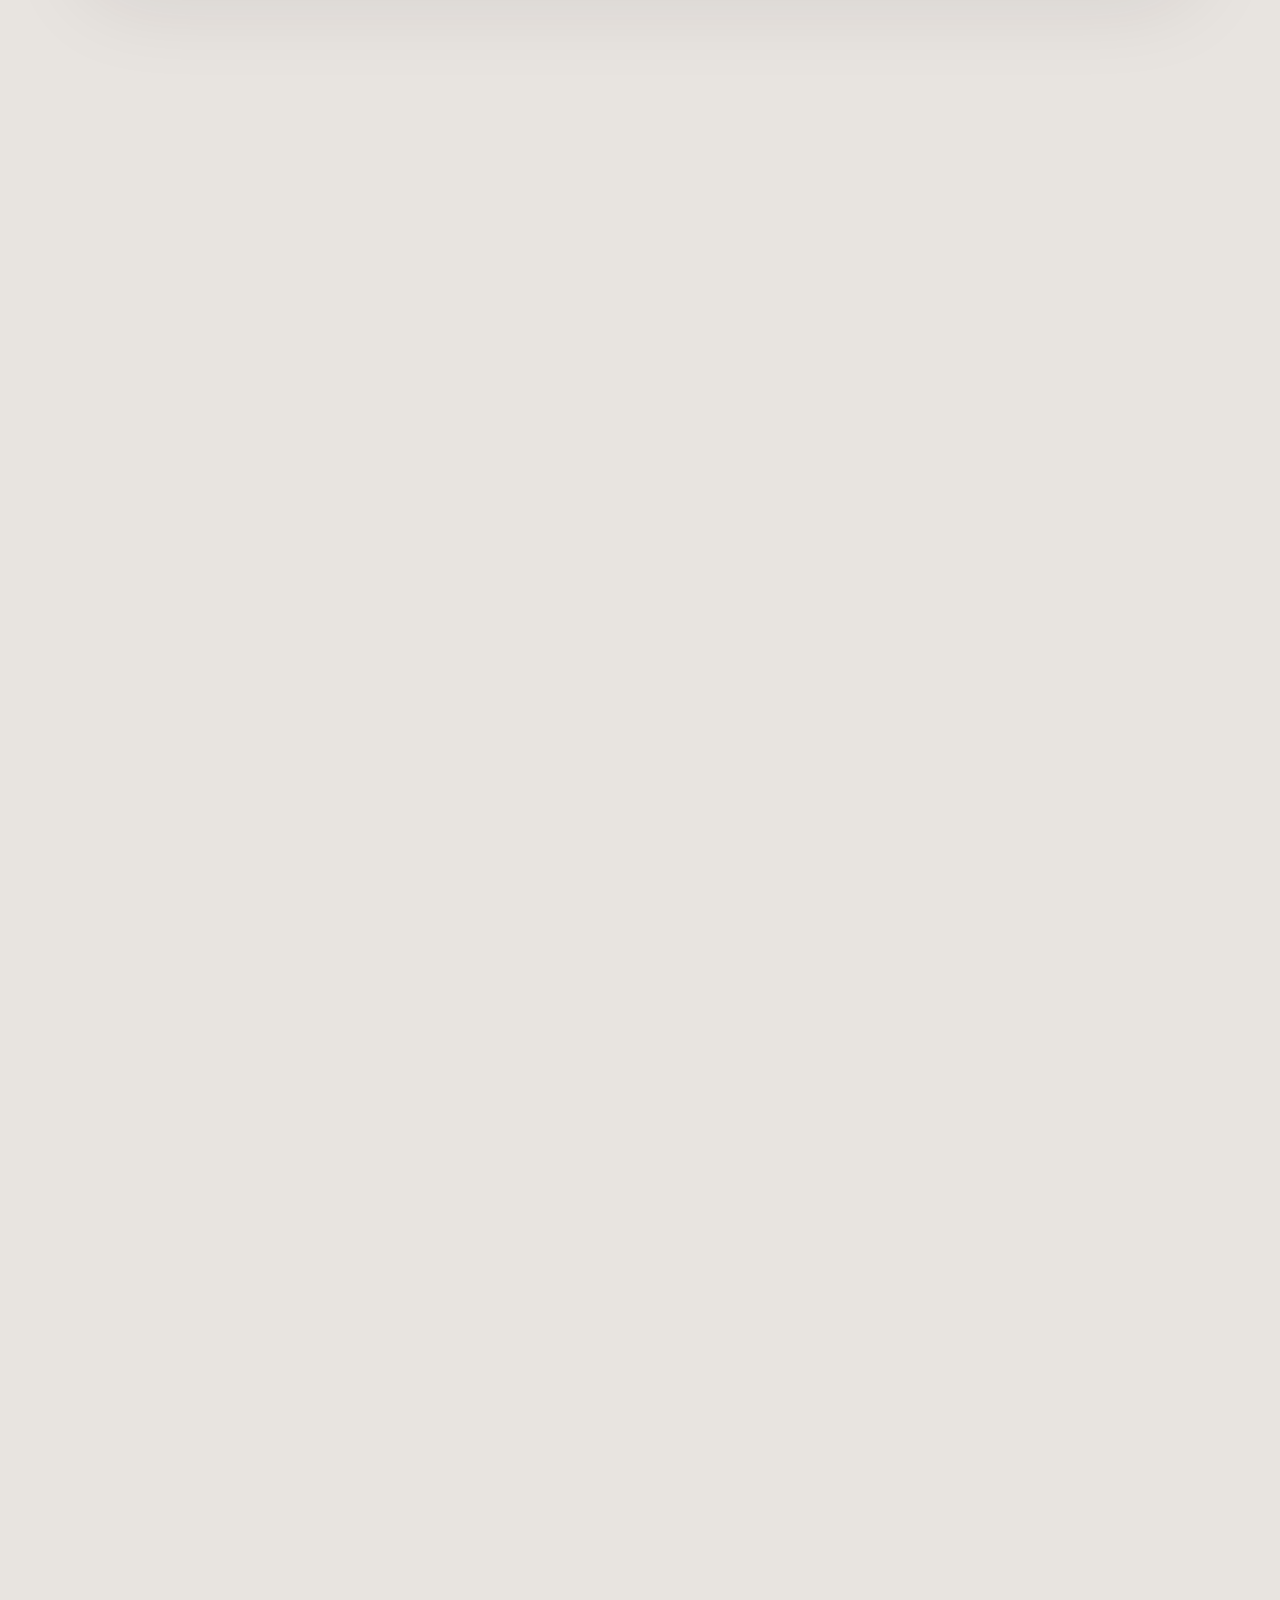
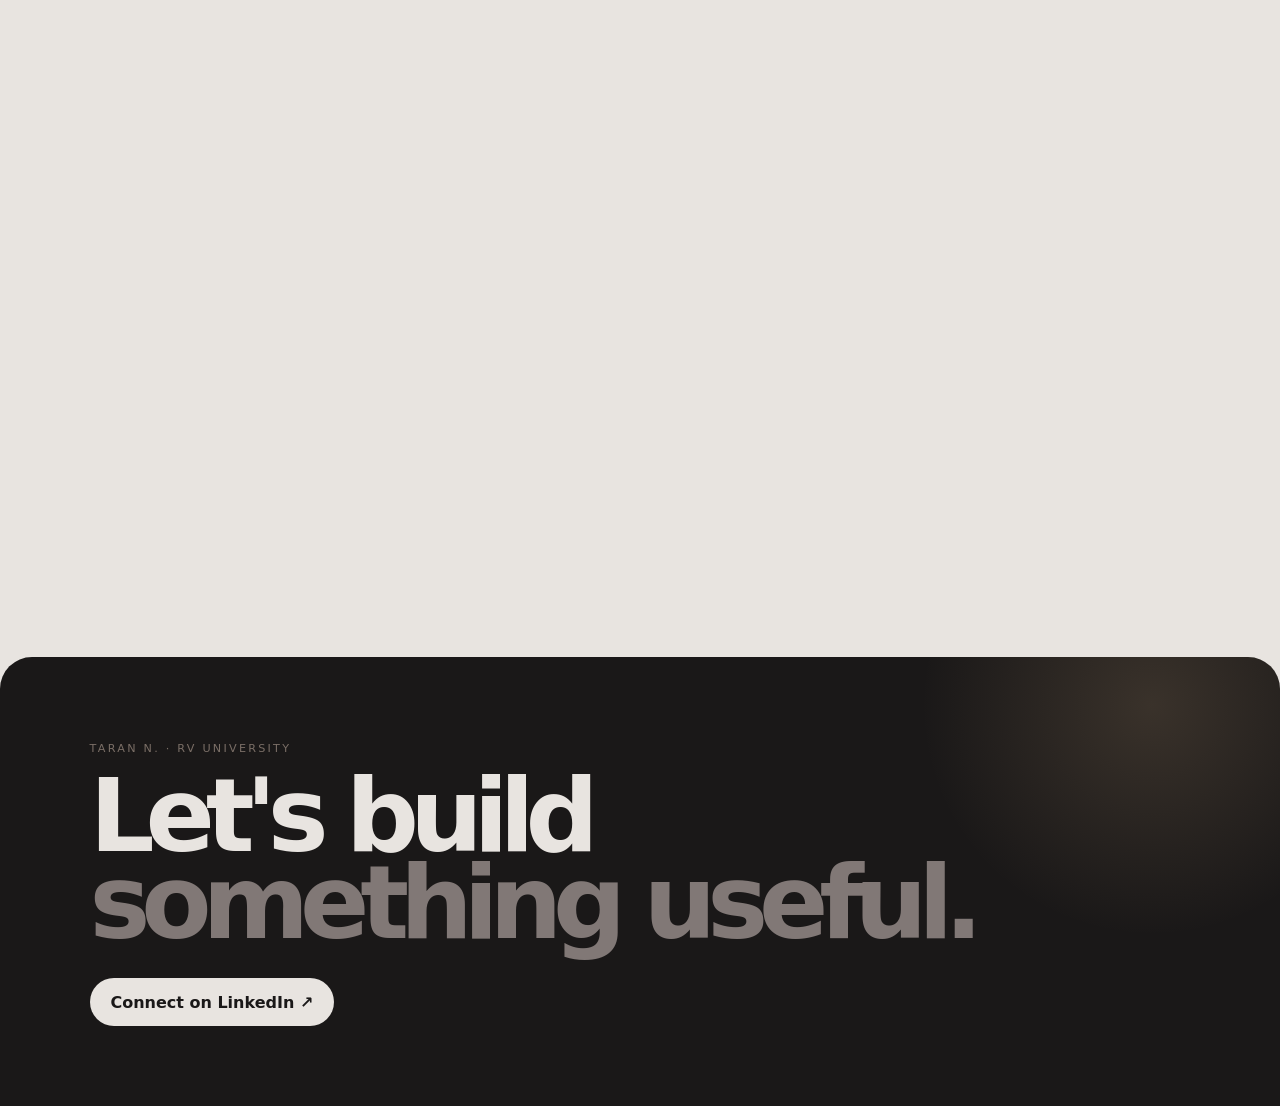
<file: product-engineering/index.html>
<!doctype html><html lang="en"><head><meta charset="utf-8"><meta name="viewport" content="width=device-width,initial-scale=1"><title>Product Engineering — Taran N.</title><meta name="description" content="Product Engineering work by Taran N., RV University Computer Science undergraduate in Bengaluru."><link rel="stylesheet" href="../work.css"><link rel="stylesheet" href="../assets/phase-two.css"><link rel="stylesheet" href="../assets/phase-two.css"></head><body><div class="cord"><button aria-label="Toggle dark mode"></button></div><header class="top"><a class="brand" href="../index.html" data-wall-to="home">TARAN N. · PORTFOLIO</a><nav class="topnav"><a href="../index.html#home" data-wall-to="home">Home</a><a href="../index.html#about" data-wall-to="about">My journey</a><a href="https://in.linkedin.com/in/taran-n-6a5a87408" target="_blank" rel="noreferrer">LinkedIn ↗</a></nav></header><main><section class="hero"><span class="eyebrow reveal">Product Engineering · SELECTED WORK</span><h1 class="reveal">Product Engineering</h1><p class="reveal">Collaborative prototypes shaped from problem exploration through implementation.</p><div class="chips reveal"><span>Challenge project</span><span>Team collaboration</span><span>Prototype</span><span>Product concept</span><span>React</span><span>Chart.js</span><span>AI integration</span><span>Lovable</span></div></section><section class="section"><span class="eyebrow reveal">Projects &amp; explorations</span><div class="line"></div><div class="grid"><article class="project reveal" tabindex="0"><div class="visual" style="background:linear-gradient(145deg,#22304a,#60786b 50%,#c39b75)"><div class="mock"><span class="eyebrow">JPMorganChase Generation Tech Challenge 2026</span><b>NextStep</b><i></i></div></div><div class="pmeta"><span>JPMorganChase Generation Tech Challenge 2026</span><span>01 / 03</span></div><h2 class="pname">NextStep</h2><p class="desc">A collaborative student and career development prototype. The work explored the problem, shaped a useful digital product direction and translated the idea into a working prototype.</p><div class="chips"><span>Challenge project</span><span>Team collaboration</span><span>Prototype</span></div></article><article class="project reveal" tabindex="0"><div class="visual" style="background:linear-gradient(145deg,#293246,#895c66 53%,#e2b67b)"><div class="mock"><span class="eyebrow">Healthcare operations dashboard · Frontend concept</span><b>Home Health Management</b><i></i></div></div><div class="pmeta"><span>Healthcare operations dashboard · Frontend concept</span><span>02 / 03</span></div><h2 class="pname">Home Health Management</h2><p class="desc">A unified dashboard concept spanning administration, workforce coordination, finance, marketing analytics and reporting, with an AI assistant. Backend and persistent data work are future development.</p><div class="chips"><span>Product concept</span><span>React</span><span>Chart.js</span><span>AI integration</span></div></article><article class="project reveal" tabindex="0"><div class="visual" style="background:linear-gradient(145deg,#243b39,#587c6f 52%,#b67a48)"><div class="mock"><span class="eyebrow">Campus event web application</span><b>Class-Bunking</b><i></i></div></div><div class="pmeta"><span>Campus event web application</span><span>03 / 03</span></div><h2 class="pname">Class-Bunking</h2><p class="desc">An event-focused campus product explored with Lovable and Supabase, from interface creation to backend service integration.</p><div class="chips"><span>Lovable</span><span>Supabase</span><span>Rapid development</span></div></article></div></section><section class="end"><span class="eyebrow">TARAN N. · RV UNIVERSITY</span><h2>Let's build<br><span>something useful.</span></h2><a class="button" href="https://in.linkedin.com/in/taran-n-6a5a87408" target="_blank" rel="noreferrer">Connect on LinkedIn ↗</a></section></main><script src="../work.js"></script><script src="../assets/phase-two.js" defer></script><script src="../assets/phase-two.js" defer></script></body></html>
</file>
<file: assets/phase-two.css>
/* Phase two: a quieter light system, clearer interaction states, and a richer profile card. */
:root {
  --motion-out: cubic-bezier(.16, 1, .3, 1);
  --phase-gold: #d3aa78;
}

html { scroll-padding-top: 6rem; }
body { text-rendering: optimizeLegibility; }

.site-progress {
  position: fixed;
  inset: 0 0 auto;
  z-index: 110;
  height: 2px;
  pointer-events: none;
  background: rgba(26, 24, 24, .08);
}
.site-progress i {
  display: block;
  width: 100%;
  height: 100%;
  transform: scaleX(var(--scroll-progress, 0));
  transform-origin: left center;
  background: linear-gradient(90deg, #806a56, #e7c699 52%, #82958a);
  box-shadow: 0 0 12px rgba(220, 179, 124, .48);
  will-change: transform;
}

.hero { --spot-x: 50%; --spot-y: 38%; }
.hero__spotlight {
  position: absolute;
  inset: 0;
  z-index: 1;
  pointer-events: none;
  opacity: .75;
  background: radial-gradient(520px circle at var(--spot-x) var(--spot-y), rgba(224, 186, 137, .16), transparent 72%);
  mix-blend-mode: soft-light;
  transition: opacity .45s ease;
}
.hero:hover .hero__spotlight { opacity: 1; }

.hdr nav button,
.hdr nav a { position: relative; }
.hdr nav button::after,
.hdr nav a::after {
  position: absolute;
  right: 0;
  bottom: -.35rem;
  left: 0;
  height: 1px;
  content: "";
  background: currentColor;
  transform: scaleX(0);
  transform-origin: left;
  transition: transform .35s var(--motion-out);
}
.hdr nav button:hover::after,
.hdr nav a:hover::after,
.hdr nav [aria-current="location"]::after { transform: scaleX(1); }

:where(a, button, [tabindex="0"]):focus-visible {
  outline: 2px solid color-mix(in srgb, var(--phase-gold) 85%, #fff);
  outline-offset: 4px;
}

/* The profile card reads like a compact, two-sided introduction instead of a name badge. */
.holo__lite {
  background:
    radial-gradient(ellipse at 52% 46%, rgba(187, 139, 83, .2), transparent 46%),
    radial-gradient(ellipse at 50% 100%, rgba(108, 129, 112, .14), transparent 48%),
    #080707;
}
.holo__lite::before {
  position: absolute;
  inset: 0;
  content: "";
  pointer-events: none;
  opacity: .22;
  background-image: radial-gradient(rgba(255,255,255,.32) .55px, transparent .65px);
  background-size: 5px 5px;
  mask-image: linear-gradient(transparent, #000 25%, #000 75%, transparent);
}
.hc {
  filter: drop-shadow(0 40px 75px rgba(0, 0, 0, .38));
  -webkit-tap-highlight-color: transparent;
}
.hc__face {
  border: 1px solid rgba(239, 215, 174, .3);
  box-shadow: inset 0 1px rgba(255,255,255,.12), inset 0 -20px 50px rgba(0,0,0,.2);
}
.card-mark {
  display: inline-flex;
  align-items: center;
  gap: .55rem;
  letter-spacing: .2em;
}
.card-mark::before {
  width: .42rem;
  height: .42rem;
  border-radius: 50%;
  content: "";
  background: #9ac59a;
  box-shadow: 0 0 12px rgba(154,197,154,.7);
}
.card-portrait {
  border: 1px solid rgba(255, 236, 204, .34);
  box-shadow: inset 0 0 36px rgba(35, 23, 17, .26), 0 12px 35px rgba(0,0,0,.18);
}
.card-display { text-shadow: 0 3px 24px rgba(0,0,0,.4); }
.card-role { top: 77%; font-size: clamp(.57rem, 1.15vw, .73rem); letter-spacing: .15em; }
.card-detail {
  position: absolute;
  top: 84%;
  left: 9%;
  color: rgba(239, 223, 197, .7);
  font: 500 clamp(.48rem, .9vw, .62rem)/1.35 ui-monospace, "SFMono-Regular", Consolas, monospace;
  letter-spacing: .12em;
  text-transform: uppercase;
}
.card-bottom {
  color: rgba(239, 223, 197, .8);
  font-size: clamp(8px, .78vw, 10px);
}
.card-back-title { top: 18%; }
.card-back-note {
  position: absolute;
  top: 43%;
  left: 9%;
  right: 9%;
  color: rgba(239, 223, 197, .68);
  font-size: clamp(.72rem, 1.15vw, .88rem);
  line-height: 1.5;
}
.card-skills {
  top: 53%;
  gap: clamp(.32rem, .9vh, .55rem);
}
.card-skills i {
  padding: .42rem .7rem;
  border-color: rgba(238, 211, 170, .28);
  background: rgba(255, 255, 255, .035);
  font-size: clamp(.59rem, .95vw, .72rem);
  letter-spacing: .015em;
  backdrop-filter: blur(8px);
}
.hc__hint { letter-spacing: .11em; }

/* Reveal supporting sections as they enter the reading flow, without hiding content if JS is off. */
body.phase-motion .toolkit__card:not(.phase-visible),
body.phase-motion .ch:not(.phase-visible) {
  opacity: 0;
  transform: translateY(22px) scale(.99);
  filter: blur(4px);
}
.toolkit__card.phase-visible,
.ch.phase-visible {
  transform: translateY(0) scale(1);
  filter: none;
  transition: opacity .7s var(--motion-out), transform .8s var(--motion-out), filter .7s ease, box-shadow .35s ease;
}
.toolkit__card.phase-visible { opacity: 1; }
.ch.phase-visible:not(.on) { opacity: .52; }
.ch.phase-visible.on { opacity: 1; }

/* The four portfolio rooms keep the same paper, brass and charcoal language on every screen. */
.top {
  border-bottom-color: color-mix(in srgb, var(--line) 78%, transparent);
  box-shadow: 0 10px 28px rgba(34, 27, 22, .035);
}
.topnav a { transition: color .25s ease, opacity .25s ease; }
.topnav a:hover { color: #8b6443; }
.project {
  scroll-margin-top: 7vh;
  backface-visibility: hidden;
}
.project .visual {
  box-shadow: inset 0 1px rgba(255,255,255,.26), 0 18px 42px rgba(22, 26, 25, .12);
}
.project .mock {
  transform-style: preserve-3d;
  transition: transform .7s var(--motion-out), box-shadow .7s var(--motion-out);
}
.project:hover .mock,
.project:focus-within .mock {
  box-shadow: 0 36px 76px rgba(16, 20, 15, .48), 18px 22px 0 -8px rgba(255,255,255,.35);
}
.project > .chips span {
  transition: transform .25s var(--motion-out), background-color .25s ease, border-color .25s ease;
}
.project > .chips span:hover { transform: translateY(-2px); border-color: rgba(174, 133, 91, .45); }
.end .button { transition: transform .3s var(--motion-out), box-shadow .3s ease; }
.end .button:hover { transform: translateY(-3px); box-shadow: 0 14px 32px rgba(0,0,0,.18); }

@media (max-width: 700px) {
  .top { gap: .5rem; padding: .75rem 4vw; }
  .brand { flex: none; font-size: .62rem; letter-spacing: .045em; }
  .topnav {
    display: flex;
    justify-content: flex-end;
    gap: .65rem;
    max-width: calc(100vw - 145px);
    overflow-x: auto;
    scrollbar-width: none;
  }
  .topnav::-webkit-scrollbar { display: none; }
  .topnav a:not(:first-child) { display: inline-flex; }
  .topnav a { flex: none; font-size: .68rem; }
  .project { scroll-margin-top: 5.5rem; }
}

@media (max-width: 767.98px) {
  .site-progress { height: 2px; }
  .hero__spotlight { opacity: .48; background-size: 360px 360px; }
  .card-detail { letter-spacing: .07em; }
  .card-skills { top: 52%; gap: .32rem; }
  .card-skills i { padding: .34rem .52rem; }
}

@media (prefers-reduced-motion: reduce) {
  .site-progress i { will-change: auto; }
  .hero__spotlight { display: none; }
  body.phase-motion .toolkit__card,
  body.phase-motion .ch,
  .toolkit__card.phase-visible,
  .ch.phase-visible { opacity: 1; transform: none; filter: none; transition: none; }
  .hdr nav button::after,
  .hdr nav a::after { transition: none; }
  .topnav a,
  .project > .chips span,
  .end .button { transition: none; }
}
</file>
<file: work.css>
*{box-sizing:border-box}html{scroll-behavior:smooth}body{margin:0;background:#e8e4e0;color:#1a1818;font-family:ui-sans-serif,system-ui,sans-serif}a{color:inherit;text-decoration:none}.top{position:sticky;top:0;z-index:10;display:flex;justify-content:space-between;padding:1rem 5vw;background:#e8e4e0d9;backdrop-filter:blur(16px);border-bottom:1px solid #1a18181a}.brand{font-weight:700;letter-spacing:.08em}.topnav{display:flex;gap:1.5rem;font-size:.82rem}.cord{position:fixed;right:5vw;top:0;width:2px;height:7rem;background:linear-gradient(#706052,#d4b68e);z-index:12;transform-origin:top;transition:transform .3s}.cord button{position:absolute;bottom:-.6rem;left:-7px;width:16px;height:25px;border:0;border-radius:99px;background:linear-gradient(90deg,#684329,#ecc68f,#684329);cursor:pointer}.hero{min-height:70svh;padding:14vh 7vw 5rem;display:flex;flex-direction:column;justify-content:center}.eyebrow{font-size:.7rem;text-transform:uppercase;letter-spacing:.2em;color:#7a6e66}.hero h1{font-size:clamp(3.5rem,10vw,9rem);letter-spacing:-.09em;line-height:.86;margin:1.3rem 0}.hero p{max-width:40rem;font-size:clamp(1rem,1.5vw,1.25rem);line-height:1.6;color:#6d6560}.chips{display:flex;gap:.5rem;flex-wrap:wrap;margin-top:1.3rem}.chips span{border:1px solid #1a181825;border-radius:99px;padding:.5rem .8rem;font-size:.76rem}.section{padding:4rem 7vw 8rem}.line{height:1px;background:#1a18181e;margin:2rem 0}.grid{display:grid;grid-template-columns:repeat(2,1fr);gap:1.2rem}.project{padding:1rem;border-radius:1.5rem;background:#f4f0ed;border:1px solid #ffffffaa;transform-style:preserve-3d;transition:transform .16s,box-shadow .3s;box-shadow:0 18px 40px #2018130a;--mx:50%;--my:50%;overflow:hidden;position:relative}.project:before{content:"";position:absolute;inset:0;background:radial-gradient(280px circle at var(--mx) var(--my),#ffc47a44,transparent 65%);pointer-events:none}.project:hover{box-shadow:0 28px 60px #20181322}.visual{height:15rem;border-radius:1rem;background:linear-gradient(145deg,#22304a,#60786b 50%,#c39b75);display:grid;place-items:center;overflow:hidden}.mock{width:56%;height:76%;border:1px solid #fff8;border-radius:1rem;background:#f6f1ebee;box-shadow:0 20px 40px #0003;transform:rotate(-5deg);padding:1rem;display:flex;flex-direction:column;justify-content:space-between}.mock b{font-size:1.6rem;letter-spacing:-.08em}.mock i{height:2rem;background:linear-gradient(90deg,#d6b387,#e8d8c6);border-radius:.5rem}.pmeta{display:flex;justify-content:space-between;padding:1rem .2rem .4rem;font-size:.7rem;letter-spacing:.13em;text-transform:uppercase;color:#756b65}.pname{font-size:1.45rem;letter-spacing:-.04em;margin:.2rem}.desc{font-size:.9rem;line-height:1.6;color:#746d68;margin:.3rem;max-width:38rem}.end{background:#1a1818;color:#e8e4e0;padding:5rem 7vw;border-radius:2rem 2rem 0 0}.end h2{font-size:clamp(3rem,8vw,8rem);line-height:.85;letter-spacing:-.09em;margin:1rem 0 2rem}.end h2 span{display:block;color:#817876}.button{display:inline-flex;padding:.9rem 1.3rem;border-radius:99px;background:#e8e4e0;color:#1a1818;font-weight:650;gap:1rem}.reveal{opacity:0;transform:translateY(24px);transition:opacity .8s,transform .8s}.reveal.on{opacity:1;transform:translateY(0)}body.dark{background:#191717;color:#eee8e2}body.dark .top{background:#191717df;border-color:#ffffff18}body.dark .project{background:#262221;border-color:#ffffff20}body.dark .desc,body.dark .hero p{color:#b2a9a4}body.dark .eyebrow{color:#c6a88c}@media(max-width:700px){.topnav a:not(:first-child){display:none}.grid{grid-template-columns:1fr}.hero{min-height:60svh;padding-top:10rem}.visual{height:12rem}}
/* Room scenes: layered 3D project artwork, with motion tied to scroll and pointer. */
.visual{position:relative;isolation:isolate;perspective:1100px;transform-style:preserve-3d;background-size:cover;transition:filter .6s cubic-bezier(.2,.8,.2,1)}
.visual:before{content:"";position:absolute;inset:-28%;z-index:-1;background:radial-gradient(ellipse at 25% 30%,#fff8,transparent 34%),radial-gradient(ellipse at 78% 75%,#f8c68170,transparent 31%);filter:blur(16px);animation:sceneGlow 9s ease-in-out infinite alternate}
.visual:after{content:"";position:absolute;inset:12% 6%;border:1px solid #ffffff26;border-radius:1.4rem;transform:translateZ(-22px) rotateY(8deg);box-shadow:0 22px 60px #0c111933,inset 0 0 38px #ffffff10;pointer-events:none}
.mock{position:relative;z-index:1;width:min(64%,25rem);height:76%;padding:1.2rem 1.35rem;border:1px solid #ffffffd9;border-radius:1.15rem;background:linear-gradient(145deg,#fffefaed,#e9e4ddf2);box-shadow:0 1px 0 #fff inset,0 26px 60px #10140f42,14px 17px 0 -8px #ffffff30;transform:rotateY(-12deg) rotateX(5deg) rotateZ(-3deg) translateZ(34px);animation:mockFloat 6s ease-in-out infinite;backdrop-filter:blur(16px);transition:transform .7s cubic-bezier(.2,.8,.2,1),box-shadow .7s}
.mock:before{content:"";position:absolute;left:1.2rem;right:1.2rem;top:40%;height:1px;background:#25211d1c;box-shadow:0 2.15rem #25211d12,0 4.3rem #25211d12}
.mock:after{content:"LIVE PREVIEW";position:absolute;right:1rem;top:1rem;padding:.35rem .5rem;border-radius:99px;background:#202722;color:#f5f2ec;font-size:.48rem;letter-spacing:.14em}
.mock .eyebrow{max-width:78%;font-size:clamp(.45rem,.72vw,.68rem);line-height:1.55;color:#72665e;letter-spacing:.19em}
.mock b{position:relative;z-index:1;margin-top:auto;margin-bottom:.7rem;font-size:clamp(1.4rem,3.2vw,2.8rem);line-height:.92;color:#191817;letter-spacing:-.085em;text-shadow:0 1px #fff}
.mock i{position:relative;z-index:1;width:100%;height:1.25rem;flex:none;border:1px solid #fff9;border-radius:.5rem;background:linear-gradient(100deg,#d7ad7b,#f1dfca 55%,#c79b6a);box-shadow:0 8px 18px #725c4528,inset 0 1px #fff9}
.project:hover .visual{filter:saturate(1.18)}
.project:hover .mock{transform:rotateY(-5deg) rotateX(1deg) rotateZ(-1deg) translate3d(0,-7px,54px);box-shadow:0 35px 76px #10140f52,18px 22px 0 -8px #ffffff38}
.project:hover .visual:after{transform:translateZ(-12px) rotateY(3deg)}
.project{perspective:1100px;transform-style:preserve-3d;will-change:transform}
.project.reveal{opacity:0;transform:translateY(42px) scale(.975);filter:blur(5px)}
.project.reveal.on{opacity:1;transform:translateY(0) scale(1);filter:none;transition:opacity .8s,transform .9s cubic-bezier(.16,1,.3,1),filter .8s,box-shadow .3s}
.project:nth-child(2){transition-delay:.08s}.project:nth-child(3){transition-delay:.16s}
.eyebrow.reveal,.hero h1.reveal,.hero p.reveal,.chips.reveal{transition:opacity .8s,transform .9s cubic-bezier(.16,1,.3,1);}
@keyframes mockFloat{0%,100%{translate:0 0}50%{translate:0 -7px}}
@keyframes sceneGlow{0%{transform:translate3d(-2%,1%,0) scale(.94);opacity:.62}100%{transform:translate3d(3%,-2%,0) scale(1.08);opacity:1}}
.end{position:relative;overflow:hidden}.end:before{content:"";position:absolute;width:30rem;height:30rem;right:-7rem;top:-12rem;border-radius:50%;background:radial-gradient(circle,#e4bd8e28,transparent 68%);pointer-events:none}
@media(max-width:700px){.mock{width:72%;height:72%;padding:1rem}.mock:before{left:1rem;right:1rem}.visual:after{inset:9% 4%}.project:hover .mock{transform:rotateY(-4deg) translate3d(0,-3px,25px)}}
@media(prefers-reduced-motion:reduce){.mock,.visual:before{animation:none!important}.project.reveal,.project.reveal.on{filter:none;transition:opacity .01ms,transform .01ms}}

/* One-at-a-time editorial stack: each project rises over the previous room card. */
.grid{display:block;position:relative;padding:1rem 0 35vh;perspective:1400px}
.project{position:sticky;top:7vh;height:min(80svh,56rem);min-height:38rem;margin:0 0 15vh;padding:clamp(1.1rem,2.2vw,2rem);display:grid;grid-template-columns:minmax(0,1.02fr) minmax(18rem,.98fr);align-items:stretch;gap:clamp(1.2rem,3.3vw,4rem);overflow:hidden;border-radius:2rem;background:linear-gradient(145deg,#f5f1ed,#e9e3de);box-shadow:0 28px 90px #28201b1a;border:1px solid #fff9;transform:translateY(calc(var(--stack-lift,0)*-1px)) scale(calc(1 - var(--stack-depth,0)*.045));transform-origin:50% 0%;will-change:transform;isolation:isolate}
.project:nth-child(1){z-index:1}.project:nth-child(2){z-index:2}.project:nth-child(3){z-index:3}.project:nth-child(4){z-index:4}.project:nth-child(5){z-index:5}.project:nth-child(6){z-index:6}
.project:after{content:"";position:absolute;inset:0;z-index:-1;pointer-events:none;background:radial-gradient(ellipse at 91% 8%,#ffffff9c,transparent 28%),linear-gradient(125deg,transparent 56%,#d4ad8530)}
.project .visual{height:100%;min-height:0;border-radius:1.45rem;overflow:hidden;transform-style:preserve-3d;background-image:radial-gradient(circle at 20% 20%,#fff4,transparent 35%),linear-gradient(145deg,#243b37,#5b796d 54%,#c7a17a)}
.project:nth-child(2n) .visual{background-image:radial-gradient(circle at 80% 18%,#fff5,transparent 33%),linear-gradient(145deg,#31384a,#766171 56%,#d5a975)}
.project:nth-child(3n) .visual{background-image:radial-gradient(circle at 15% 84%,#fff4,transparent 34%),linear-gradient(145deg,#263a4c,#507a83 52%,#c6a475)}
.project .visual:before{inset:-20%;background:radial-gradient(ellipse at 24% 30%,#ffffff65,transparent 33%),radial-gradient(ellipse at 75% 75%,#f3c98b88,transparent 29%);filter:blur(20px);animation:sceneGlow 10s ease-in-out infinite alternate}
.project .visual:after{content:"";position:absolute;inset:7%;border:1px solid #ffffff55;border-radius:1.25rem;transform:translateZ(0);box-shadow:inset 0 0 80px #ffffff12,0 24px 60px #10140f2c;pointer-events:none}
.mock{width:86%;height:83%;padding:clamp(1.2rem,3vw,3rem);border-radius:.3rem;border:1px solid #ffffff57;background:linear-gradient(145deg,#ffffffe8,#ebe5dbe8);box-shadow:0 28px 70px #10140f48,16px 17px 0 -8px #ffffff32;transform:rotateY(-8deg) rotateX(3deg) rotateZ(-2deg) translateZ(24px);animation:mockFloat 7s ease-in-out infinite;backdrop-filter:blur(15px)}
.mock:before{left:1.4rem;right:1.4rem;top:43%;height:1px;background:#27231d26;box-shadow:0 3.3rem #27231d16,0 6.6rem #27231d12}
.mock:after{content:"TARAN N.  /  SELECTED WORK";right:1.2rem;top:1.2rem;padding:.42rem .55rem;border:1px solid #25231f2c;border-radius:2px;background:#ffffffab;color:#534a41;font-size:.47rem;letter-spacing:.14em}
.mock .eyebrow{max-width:76%;font-size:clamp(.56rem,.72vw,.74rem);line-height:1.7;color:#74695f;letter-spacing:.17em}
.mock b{margin-top:auto;margin-bottom:1rem;font-size:clamp(2rem,5vw,5.6rem);line-height:.9;color:#191817;letter-spacing:-.09em}
.mock i{width:74%;height:.65rem;align-self:flex-start;border:0;border-radius:99px;background:linear-gradient(90deg,#c99055,#eed7b7 72%,transparent);box-shadow:none}
.pmeta{grid-column:2;grid-row:1;align-self:end;display:flex;gap:1rem;justify-content:space-between;padding:0 0 1rem;border-bottom:1px solid #1a181826;font-size:.67rem;letter-spacing:.15em}
.pname{grid-column:2;grid-row:1;align-self:center;margin:0;padding-top:1.5rem;font-size:clamp(2.4rem,5.1vw,5.7rem);line-height:.91;letter-spacing:-.085em;max-width:11ch}
.desc{grid-column:2;grid-row:1;align-self:center;margin:clamp(8rem,17vh,13rem) 0 0;max-width:39rem;font-size:clamp(.98rem,1.22vw,1.18rem);line-height:1.75;color:#716a65}
.project>.chips{grid-column:2;grid-row:1;align-self:end;margin:0;padding-top:1.5rem;gap:.55rem}
.project>.chips span{background:#fff8;border-color:#1a18181c;padding:.65rem .9rem;font-size:.72rem}
.project.reveal{opacity:0;filter:blur(8px);transform:translateY(4rem) scale(.98)}
.project.reveal.on{opacity:1;filter:none;transform:translateY(calc(var(--stack-lift,0)*-1px)) scale(calc(1 - var(--stack-depth,0)*.045));transition:opacity .8s,filter .8s,transform .12s linear,box-shadow .4s}
.project:hover{box-shadow:0 36px 110px #28201b30}
body.dark .project{background:linear-gradient(145deg,#292524,#201e1d);border-color:#ffffff20}body.dark .project:after{background:radial-gradient(ellipse at 91% 8%,#ffffff18,transparent 28%),linear-gradient(125deg,transparent 56%,#d4ad8512)}body.dark .pname{color:#f1ece6}body.dark .desc{color:#bbb0a9}body.dark .pmeta{border-color:#ffffff26}body.dark .project>.chips span{background:#252322;color:#eee8e2;border-color:#ffffff22}
@media(max-width:760px){.grid{padding-top:.5rem;padding-bottom:24vh}.project{top:5.5rem;height:min(76svh,54rem);min-height:36rem;margin-bottom:12vh;padding:.8rem;grid-template-columns:1fr;grid-template-rows:minmax(13rem,43%) 1fr;gap:.8rem;border-radius:1.3rem}.project .visual{grid-column:1;grid-row:1;border-radius:.9rem}.mock{width:82%;height:82%;padding:1rem}.mock b{font-size:clamp(1.7rem,8vw,3.5rem)}.mock:before{left:1rem;right:1rem}.mock:after{font-size:.38rem}.pmeta{grid-column:1;grid-row:2;align-self:start;padding:.4rem 0 .65rem}.pname{grid-column:1;grid-row:2;align-self:start;padding-top:3.1rem;font-size:clamp(2rem,8vw,3.4rem);max-width:14ch}.desc{grid-column:1;grid-row:2;align-self:start;margin:clamp(6.5rem,14vh,8rem) 0 0;font-size:.92rem;line-height:1.55}.project>.chips{grid-column:1;grid-row:2;align-self:end;padding:0;gap:.35rem}.project>.chips span{font-size:.64rem;padding:.45rem .65rem}}
@media(max-width:390px){.project{height:80svh;min-height:37rem}.project>.chips span{font-size:.59rem}.pname{font-size:1.9rem}.desc{margin-top:7.4rem}}
@media(prefers-reduced-motion:reduce){.mock,.visual:before{animation:none!important}.project.reveal,.project.reveal.on{filter:none;transition:opacity .01ms,transform .01ms}}
/* Grid tracks keep the poster and the editorial copy in their own lanes. */
.project{grid-template-rows:auto auto minmax(0,1fr) auto}
.project .visual{grid-column:1;grid-row:1/5}
.project .pmeta{grid-column:2;grid-row:1;align-self:end}
.project .pname{grid-column:2;grid-row:2;align-self:end;padding:1.4rem 0 .7rem}
.project .desc{grid-column:2;grid-row:3;align-self:start;margin:0;padding-top:.5rem}
.project>.chips{grid-column:2;grid-row:4;align-self:end}
@media(max-width:760px){.project{grid-template-rows:minmax(13rem,43%) auto auto minmax(0,1fr) auto}.project .visual{grid-column:1;grid-row:1}.project .pmeta{grid-column:1;grid-row:2}.project .pname{grid-column:1;grid-row:3;padding:.45rem 0}.project .desc{grid-column:1;grid-row:4;align-self:start;margin:0;padding-top:.3rem}.project>.chips{grid-column:1;grid-row:5;align-self:end}}
/* Each room gets its own visual language, built from project-specific data motifs. */
.visual:before{background:radial-gradient(circle at var(--mx,25%) var(--my,30%),#ffffff8c,transparent 30%),radial-gradient(ellipse at 78% 75%,#f3c98b88,transparent 29%);transition:background .15s}
.mock:before{inset:35% 9% 18%;left:9%;right:9%;top:35%;height:auto;border:1px solid #27231d20;border-radius:.2rem;background:repeating-linear-gradient(to bottom,transparent 0 1.7rem,#27231d12 1.75rem 1.8rem);box-shadow:none}
.project[data-scene*="cognitive"] .mock:before,.project[data-scene*="memory"] .mock:before{inset:34% 8% 15%;border:0;border-radius:50%;background:radial-gradient(circle at 20% 25%,#c88c55 0 .24rem,transparent .3rem),radial-gradient(circle at 49% 16%,#587e78 0 .3rem,transparent .36rem),radial-gradient(circle at 76% 30%,#d8ae7d 0 .24rem,transparent .3rem),radial-gradient(circle at 32% 63%,#92718a 0 .27rem,transparent .33rem),radial-gradient(circle at 70% 70%,#6e8d78 0 .32rem,transparent .38rem),linear-gradient(28deg,transparent 49.7%,#6c786c55 50%,transparent 50.4%),linear-gradient(145deg,transparent 49.7%,#6c786c55 50%,transparent 50.4%);box-shadow:0 0 35px #7d8d7240}
.project[data-scene*="election"] .mock:before,.project[data-scene*="prediction"] .mock:before{inset:auto 9% 17%;height:25%;border:0;border-bottom:1px solid #27231d36;border-radius:0;background:linear-gradient(to top,#c18c5c 0 70%,transparent 71%) 8% 100%/8% 45% no-repeat,linear-gradient(to top,#75918a 0 80%,transparent 81%) 25% 100%/8% 70% no-repeat,linear-gradient(to top,#cfaa7b 0 65%,transparent 66%) 42% 100%/8% 55% no-repeat,linear-gradient(to top,#637f78 0 90%,transparent 91%) 59% 100%/8% 82% no-repeat,linear-gradient(to top,#bd8962 0 75%,transparent 76%) 76% 100%/8% 62% no-repeat,linear-gradient(to top,#879b8b 0 85%,transparent 86%) 93% 100%/8% 74% no-repeat;box-shadow:none}
.project[data-scene*="nextstep"] .mock:before,.project[data-scene*="class-bunking"] .mock:before{inset:42% 8% 14%;height:auto;border:1px solid #27231d1c;border-radius:.55rem;background:linear-gradient(90deg,#f7f2eb 0 29%,transparent 30%) 0 0/100% 100%,linear-gradient(#d4b28b,#d4b28b) 45% 23%/40% .4rem no-repeat,linear-gradient(#c2d0c4,#c2d0c4) 45% 49%/28% .38rem no-repeat,linear-gradient(#e2cdc0,#e2cdc0) 45% 75%/34% .38rem no-repeat;box-shadow:0 1rem 2rem #51453516}
.project[data-scene*="aqua"] .mock:before,.project[data-scene*="intruder"] .mock:before,.project[data-scene*="robot"] .mock:before{inset:35% 10% 14%;height:auto;border:1px solid #536e6240;border-radius:.8rem;background:radial-gradient(circle at 78% 30%,#71b6a1 0 .28rem,transparent .34rem),linear-gradient(90deg,transparent 22%,#87988a 22% 24%,transparent 24% 76%,#87988a 76% 78%,transparent 78%),linear-gradient(135deg,#f7f2eb,#e4e9df);box-shadow:inset 0 0 0 .4rem #ffffff65,0 1.2rem 2.5rem #36473b24}
.project[data-scene*="garage"] .mock:before{inset:auto 8% 20%;height:22%;border:1px solid #7b66502c;border-radius:.4rem;background:linear-gradient(90deg,#24313a 0 33%,transparent 34%) 0 0/100% 100%,linear-gradient(#d3ae7d,#d3ae7d) 48% 25%/34% .38rem no-repeat,linear-gradient(#b9c1b7,#b9c1b7) 48% 53%/24% .35rem no-repeat,linear-gradient(#d8c2a8,#d8c2a8) 48% 80%/30% .35rem no-repeat;box-shadow:0 1rem 2rem #2c282218}
.project[data-scene*="health"] .mock:before{inset:40% 8% 13%;height:auto;border:1px solid #61787038;border-radius:.45rem;background:linear-gradient(90deg,#e9efe9 0 23%,transparent 24%) 0 0/100% 100%,radial-gradient(circle at 39% 36%,#c68f66 0 .2rem,transparent .24rem),radial-gradient(circle at 56% 24%,#6e9a89 0 .2rem,transparent .24rem),linear-gradient(150deg,transparent 40%,#729181 41% 43%,transparent 44%),linear-gradient(90deg,#d4b48e 0 24%,transparent 25%) 88% 25%/12% .45rem no-repeat;box-shadow:0 1rem 2rem #36473b18}
@media(max-width:760px){.mock:before{inset:38% 8% 14%}}
.mock:after{display:none}
.mock{transform:rotateY(calc(-8deg + var(--ry,0deg))) rotateX(calc(3deg - var(--rx,0deg))) rotateZ(-2deg) translateZ(24px)}
.project:hover .mock{transform:rotateY(calc(-5deg + var(--ry,0deg))) rotateX(calc(1deg - var(--rx,0deg))) rotateZ(-1deg) translate3d(0,-7px,42px)}
@media(max-width:760px){.project:hover .mock{transform:rotateY(calc(-4deg + var(--ry,0deg))) rotateX(calc(1deg - var(--rx,0deg))) translate3d(0,-3px,25px)}}
</file>
